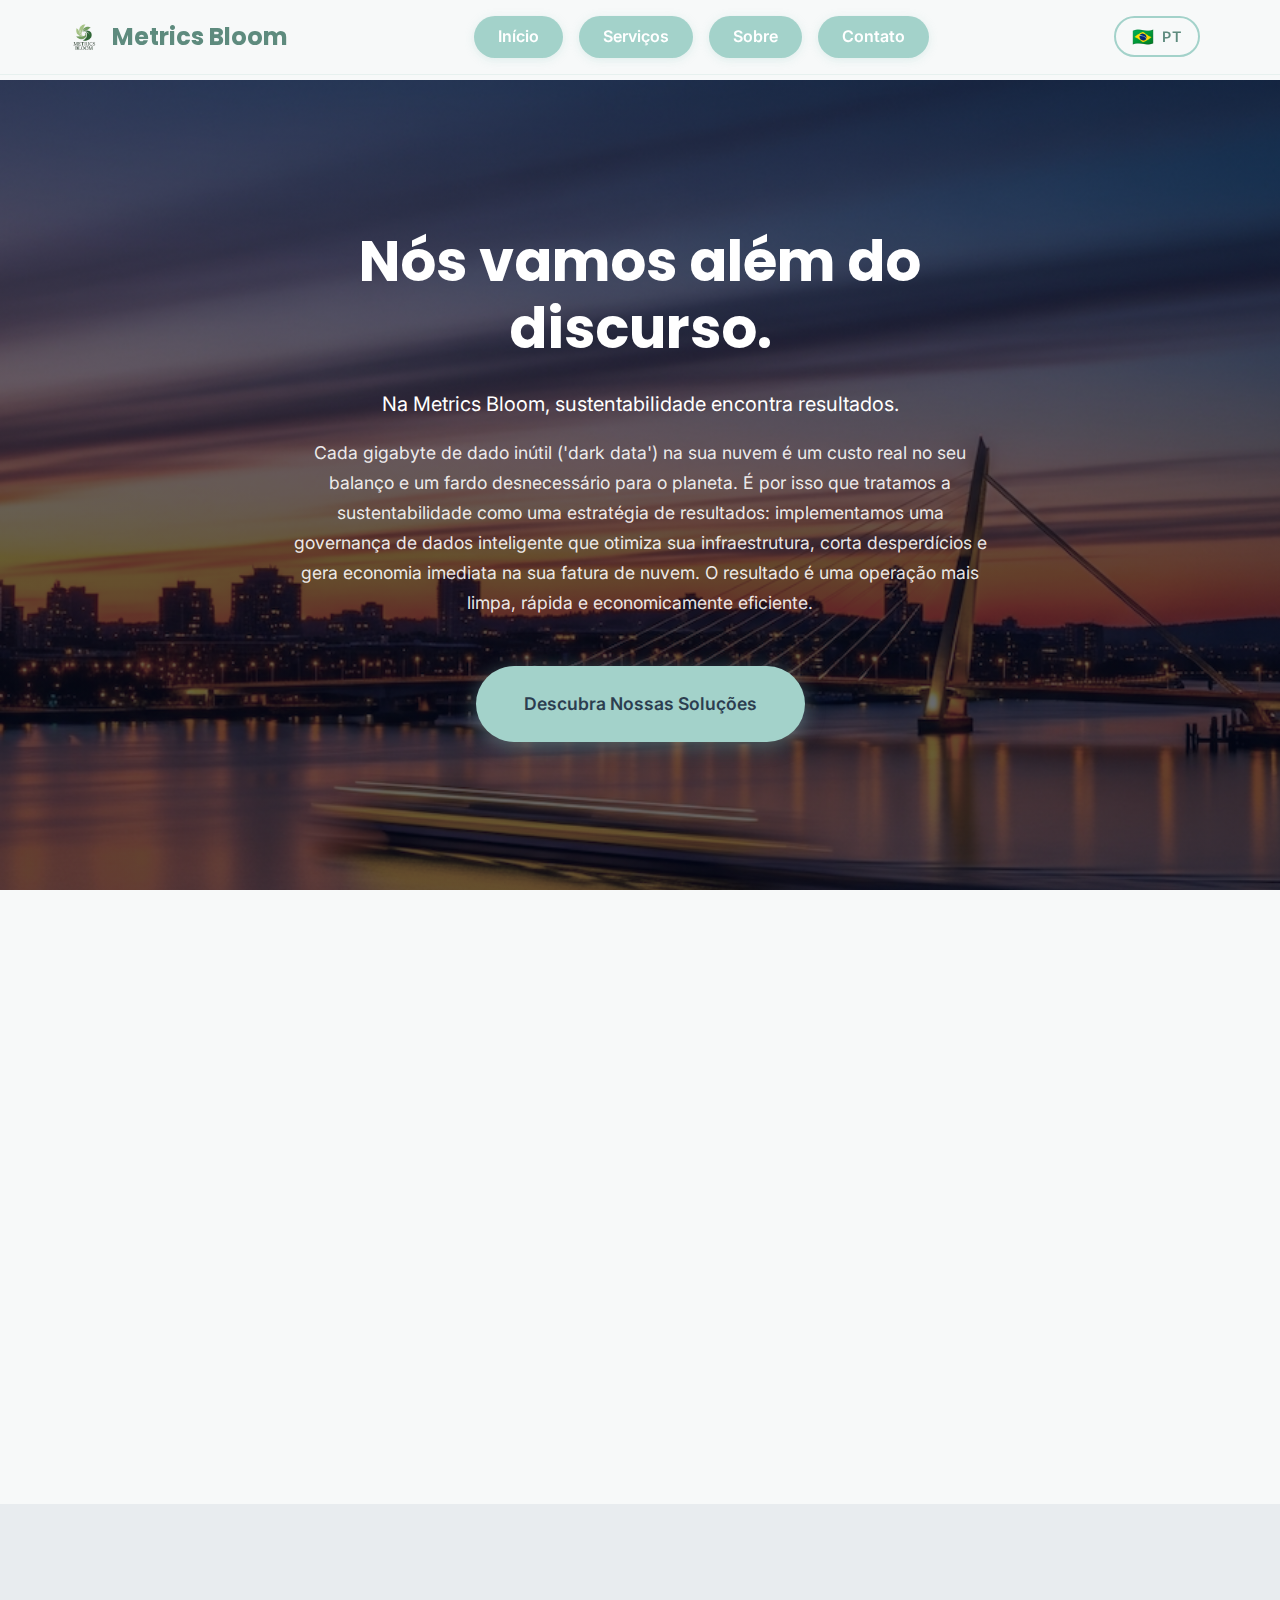
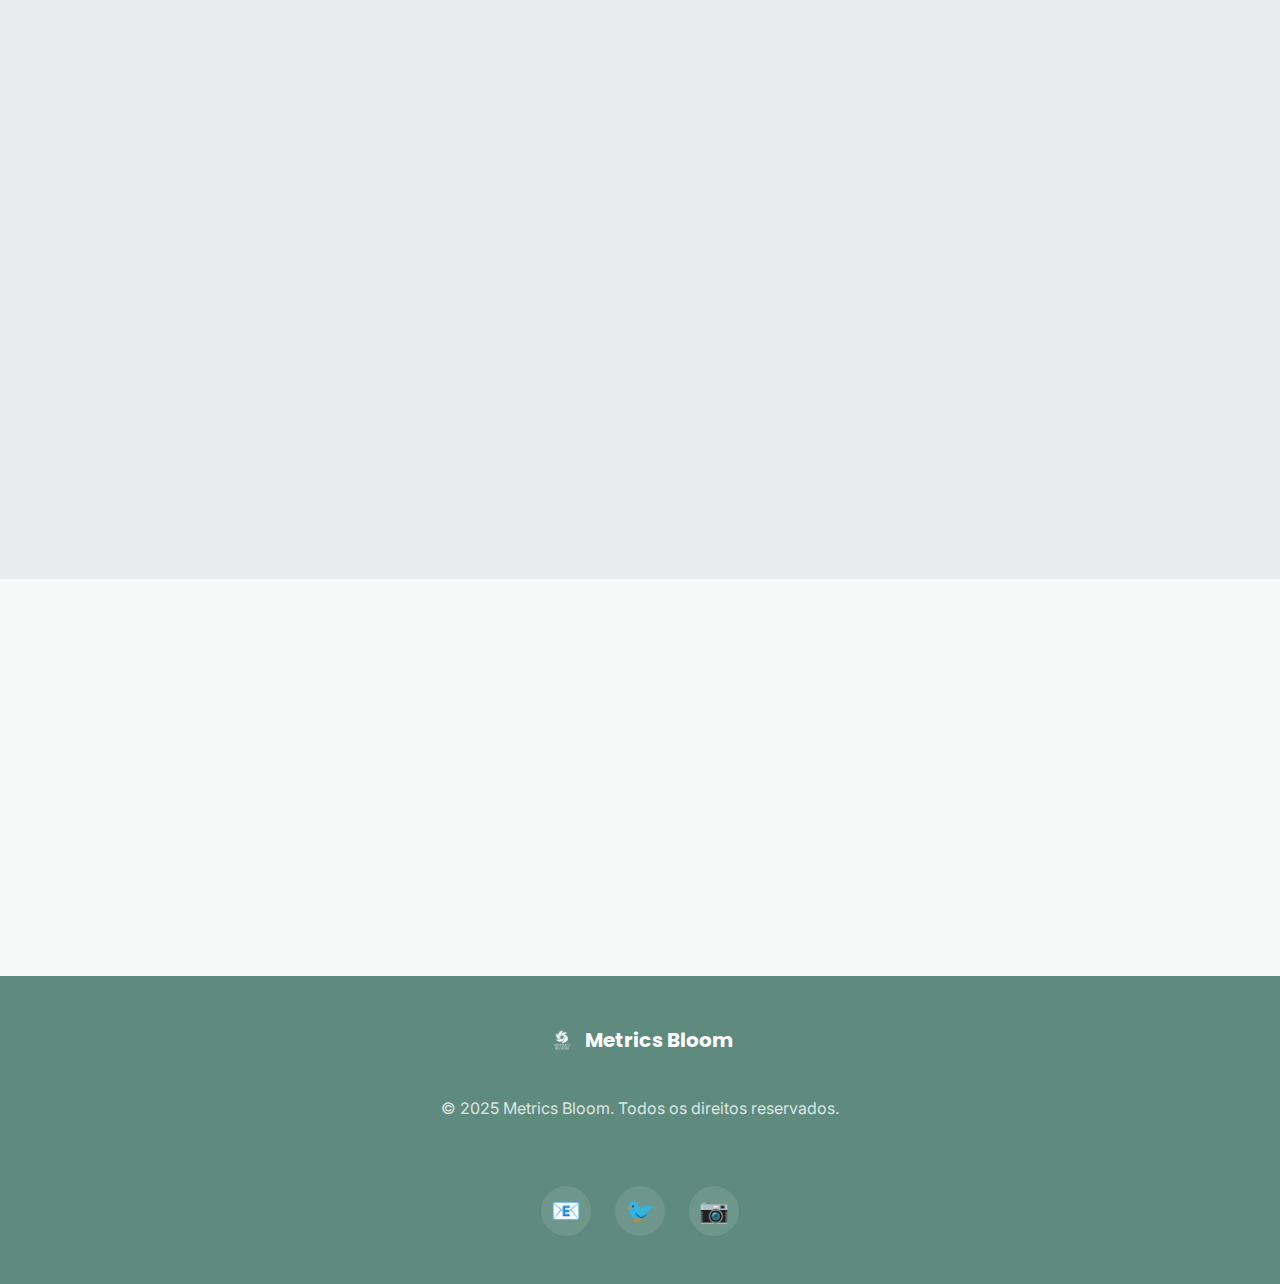
<file: metrics-bloomVF/index.html>
<!DOCTYPE html>
<html lang="pt-BR">

<head>
    <meta charset="UTF-8">
    <meta name="viewport" content="width=device-width, initial-scale=1.0">

    <link rel="icon" type="image/png" sizes="32x32" href="assets/images/favicon-32x32.png">
    <link rel="icon" type="image/png" sizes="16x16" href="assets/images/favicon-16x16.png">
    <link rel="shortcut icon" href="assets/images/favicon-32x32.png">

    <meta name="description" content="Metrics Bloom - Inovação que Cresce. Digitalmente Verde. Soluções sustentáveis para governança de dados e cultura digital.">
    <meta name="keywords" content="sustentabilidade digital, governança de dados, dark data, higiene digital, tecnologia verde">
    <meta name="author" content="Metrics Bloom">

    <meta property="og:title" content="Metrics Bloom - Inovação que Cresce. Digitalmente Verde.">
    <meta property="og:description" content="Construímos o futuro da tecnologia com um núcleo de sustentabilidade. Desenvolvemos soluções que aceleram a eficiência e a inovação.">
    <meta property="og:type" content="website">
    <meta property="og:url" content="https://metricsbloom.com">
    <meta property="og:image" content="assets/images/favicon-32x32.png">

    <meta name="twitter:card" content="summary_large_image">
    <meta name="twitter:title" content="Metrics Bloom - Inovação que Cresce. Digitalmente Verde.">
    <meta name="twitter:description" content="Construímos o futuro da tecnologia com um núcleo de sustentabilidade.">
    <meta name="twitter:image" content="assets/images/favicon-32x32.png">

    <title>Metrics Bloom - Inovação que Cresce. Digitalmente Verde.</title>

    <link rel="stylesheet" href="assets/css/style.css">

    <link rel="preload" href="https://fonts.googleapis.com/css2?family=Poppins:wght@400;600;700&family=Inter:wght@400;500;600&display=swap" as="style">
    <link rel="stylesheet" href="https://fonts.googleapis.com/css2?family=Poppins:wght@400;600;700&family=Inter:wght@400;500;600&display=swap">


    <script type="application/ld+json">
    {
        "@context": "https://schema.org",
        "@type": "Organization",
        "name": "Metrics Bloom",
        "description": "Soluções sustentáveis para governança de dados e cultura digital",
        "url": "https://metricsbloom.com",
        "logo": "https://metricsbloom.com/assets/images/logo.png",
        "founder": {
            "@type": "Person",
            "name": "Pablo Henrique Monteiro Costa"
        }
    }
    </script>
</head>

<body>
    <header class="header" role="banner">
        <div class="header__container">
            <a href="index.html" class="header__logo" aria-label="Metrics Bloom - Página inicial">
                <img src="assets/images/logo.png" alt="Logo da Metrics Bloom" class="header__logo-img">
                <span class="header__logo-text">Metrics Bloom</span>
            </a>

            <nav class="header__nav" role="navigation" aria-label="Navegação principal">
                <ul>
                    <li><a href="index.html" class="header__nav-link" aria-current="page">Início</a></li>
                    <li><a href="servicos.html" class="header__nav-link">Serviços</a></li>
                    <li><a href="sobre.html" class="header__nav-link">Sobre</a></li>
                    <li><a href="contato.html" class="header__nav-link">Contato</a></li>
                </ul>
            </nav>

            <button class="header__mobile-toggle" aria-label="Abrir menu de navegação" aria-expanded="false">
                ☰
            </button>
        </div>
    </header>

    <main class="main" role="main">
        <section class="hero" role="banner">
            <div class="hero__container">
                <h1 class="hero__title">Nós vamos além do discurso.</h1>
                <p class="hero__subtitle">
                    Na Metrics Bloom, sustentabilidade encontra resultados.</p>
                <p class="hero__text">Cada gigabyte de dado inútil ('dark data') na sua nuvem é um custo real no seu balanço e um fardo desnecessário para o planeta. É por isso que tratamos a sustentabilidade como uma estratégia de resultados: implementamos uma governança de dados inteligente que otimiza sua infraestrutura, corta desperdícios e gera economia imediata na sua fatura de nuvem.

                    O resultado é uma operação mais limpa, rápida e economicamente eficiente.</p>


                <a href="servicos.html" class="hero__cta" role="button">Descubra Nossas Soluções</a>
            </div>
        </section>

        <section class="section" id="servicos-resumo">
            <div class="section__container">
                <h2 class="section__title fade-in">Nossa Abordagem Estratégica</h2>

                <div class="cards">
                    <article class="card fade-in">
                        <div class="card__icon" aria-hidden="true">☁️</div>
                        <h3 class="card__title">Governança de Dados Sustentável</h3>
                        <p class="card__text">
                            Implementamos políticas de ciclo de vida de dados para reduzir custos e impacto ambiental,
                            prevenindo o acúmulo de 'dark data' (dados redundantes, obsoletos ou triviais) desde o primeiro dia.
                        </p>
                    </article>

                    <article class="card fade-in">
                        <div class="card__icon" aria-hidden="true">🌱</div>
                        <h3 class="card__title">Cultura de Higiene Digital</h3>
                        <p class="card__text">
                            Integramos a sustentabilidade digital ao DNA da sua equipe desde o primeiro dia com nosso
                            programa 'Clean Cloud', capacitando cada colaborador a se tornar um agente de mudança.
                        </p>
                    </article>
                </div>
            </div>
        </section>

        <section class="section section--beneficios">
            <div class="section__container">
                <h2 class="section__title fade-in">Por que Escolher a Metrics Bloom?</h2>

                <div class="cards">
                    <article class="card fade-in">
                        <div class="card__icon" aria-hidden="true">📊</div>
                        <h3 class="card__title">Redução de Custos</h3>
                        <p class="card__text">
                            Reduza significativamente os custos de armazenamento e processamento através da
                            eliminação inteligente de dados desnecessários.
                        </p>
                    </article>

                    <article class="card fade-in">
                        <div class="card__icon" aria-hidden="true">🎯</div>
                        <h3 class="card__title">Eficiência Operacional</h3>
                        <p class="card__text">
                            Acelere a tomada de decisões com dados organizados e acessíveis,
                            eliminando o tempo perdido na busca por informações relevantes.
                        </p>
                    </article>

                    <article class="card fade-in">
                        <div class="card__icon" aria-hidden="true">🌍</div>
                        <h3 class="card__title">Impacto Ambiental Positivo</h3>
                        <p class="card__text">
                            Contribua para um futuro mais sustentável reduzindo o consumo de energia
                            de data centers através de práticas responsáveis de gestão de dados.
                        </p>
                    </article>
                </div>
            </div>
        </section>

        <section class="section">
            <div class="section__container cta-container">
                <h2 class="section__title fade-in">Pronto para Transformar sua Gestão de Dados?</h2>
                <p class="fade-in cta-text">
                    Junte-se às empresas que já estão construindo um futuro mais sustentável e eficiente.
                </p>
                <div class="cta-buttons">
                    <a href="contato.html" class="hero__cta fade-in">Entre em Contato</a>
                    <a href="servicos.html" class="hero__cta fade-in" style="background-color: transparent; color: var(--verde-escuro); border: 2px solid var(--verde-primario);">
                        Saiba Mais
                    </a>
                </div>
            </div>
        </section>
    </main>

    <footer class="footer" role="contentinfo">
        <div class="footer__container">
            <div class="footer__logo">
                <img src="assets/images/logo.png" alt="Logo da Metrics Bloom" class="footer__logo-img">
                <span class="footer__logo-text">Metrics Bloom</span>
            </div>

            <p class="footer__copyright">
                © 2025 Metrics Bloom. Todos os direitos reservados.
            </p>

            <div class="footer__social" role="list">
                <a href="mailto:contato@metricsbloom.com" class="footer__social-link" aria-label="Enviar e-mail para contato@metricsbloom.com" role="listitem">📧</a>
                <a href="https://twitter.com/metricsbloom" class="footer__social-link" aria-label="Seguir a Metrics Bloom no Twitter/X" target="_blank" rel="noopener noreferrer" role="listitem">🐦</a>
                <a href="https://instagram.com/metricsbloom" class="footer__social-link" aria-label="Seguir a Metrics Bloom no Instagram" target="_blank" rel="noopener noreferrer" role="listitem">📷</a>
            </div>
        </div>
    </footer>

    <script src="assets/js/main.js"></script>
    <script src="assets/js/language-switcher.js"></script>

    <script>
        // Google Analytics ou outro sistema de analytics seria adicionado aqui
        console.log('Metrics Bloom - Site carregado com sucesso');
    </script>
</body>

</html>
</file>
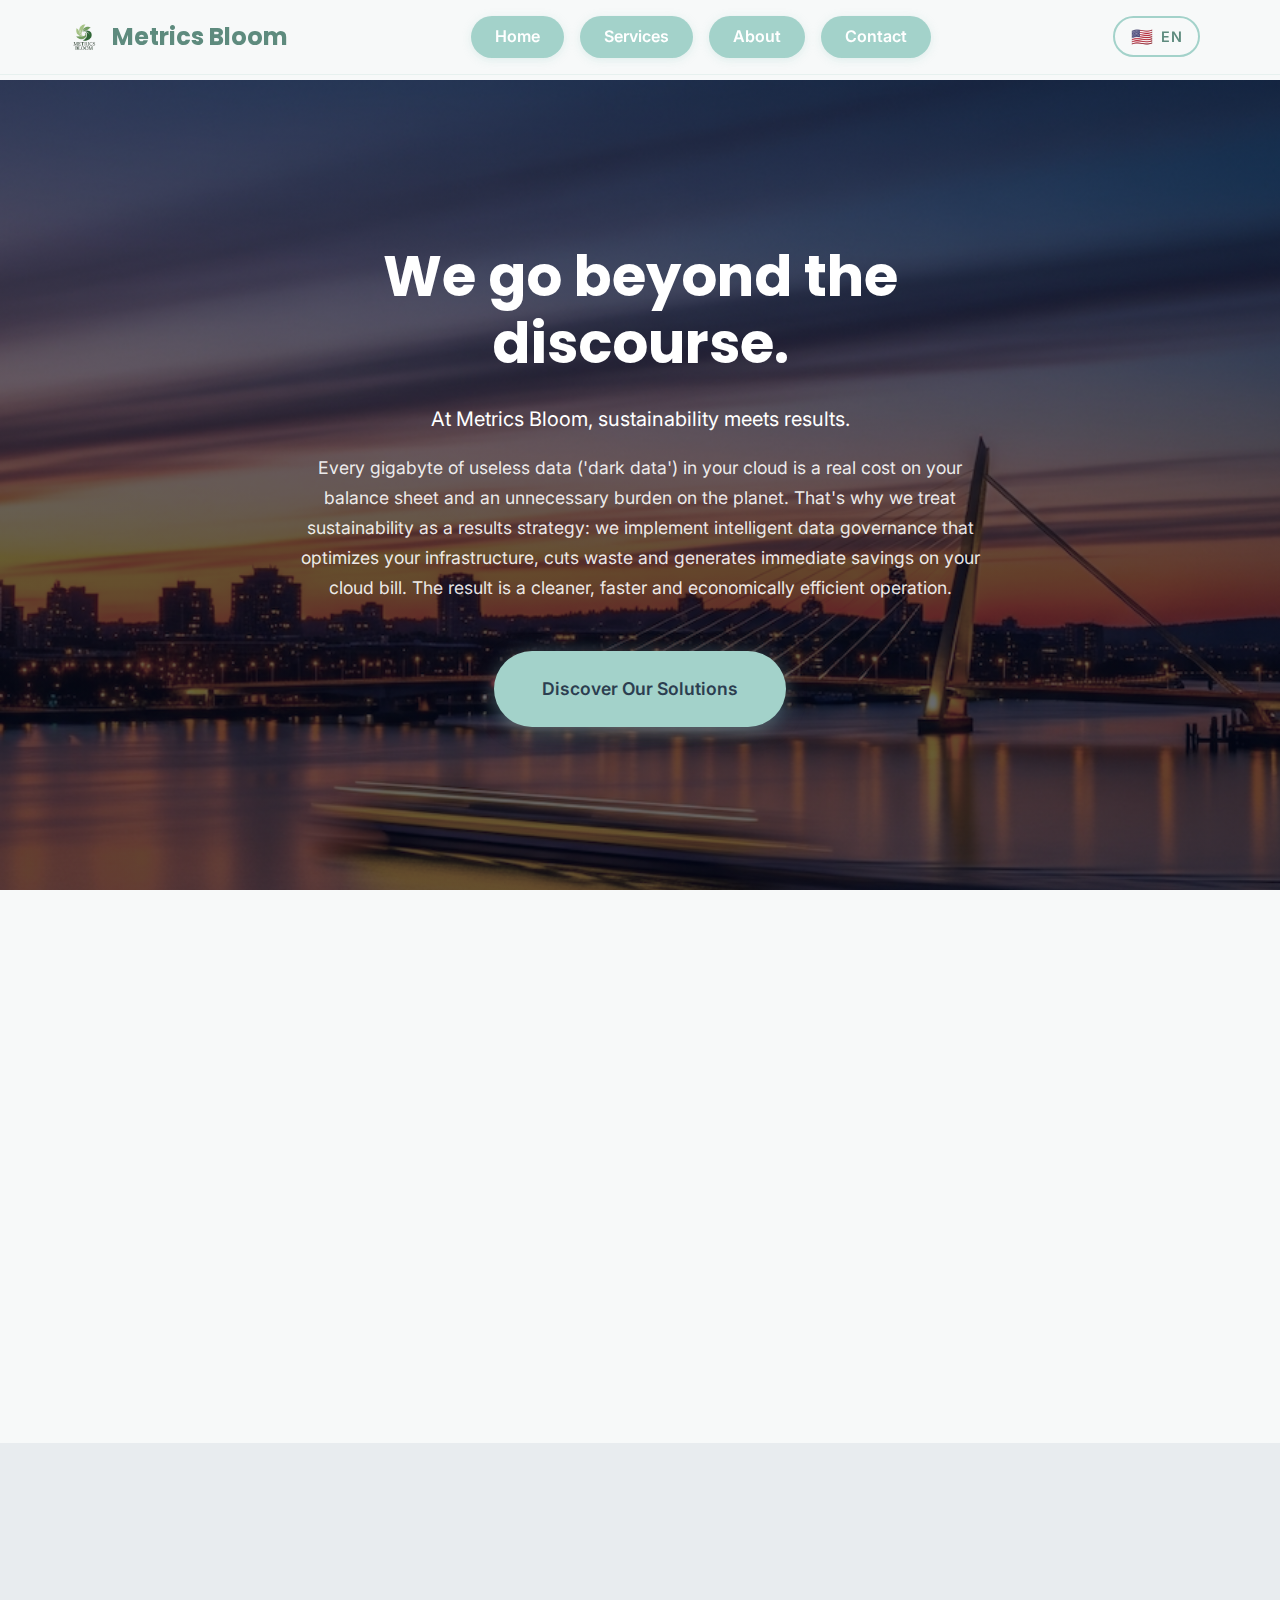
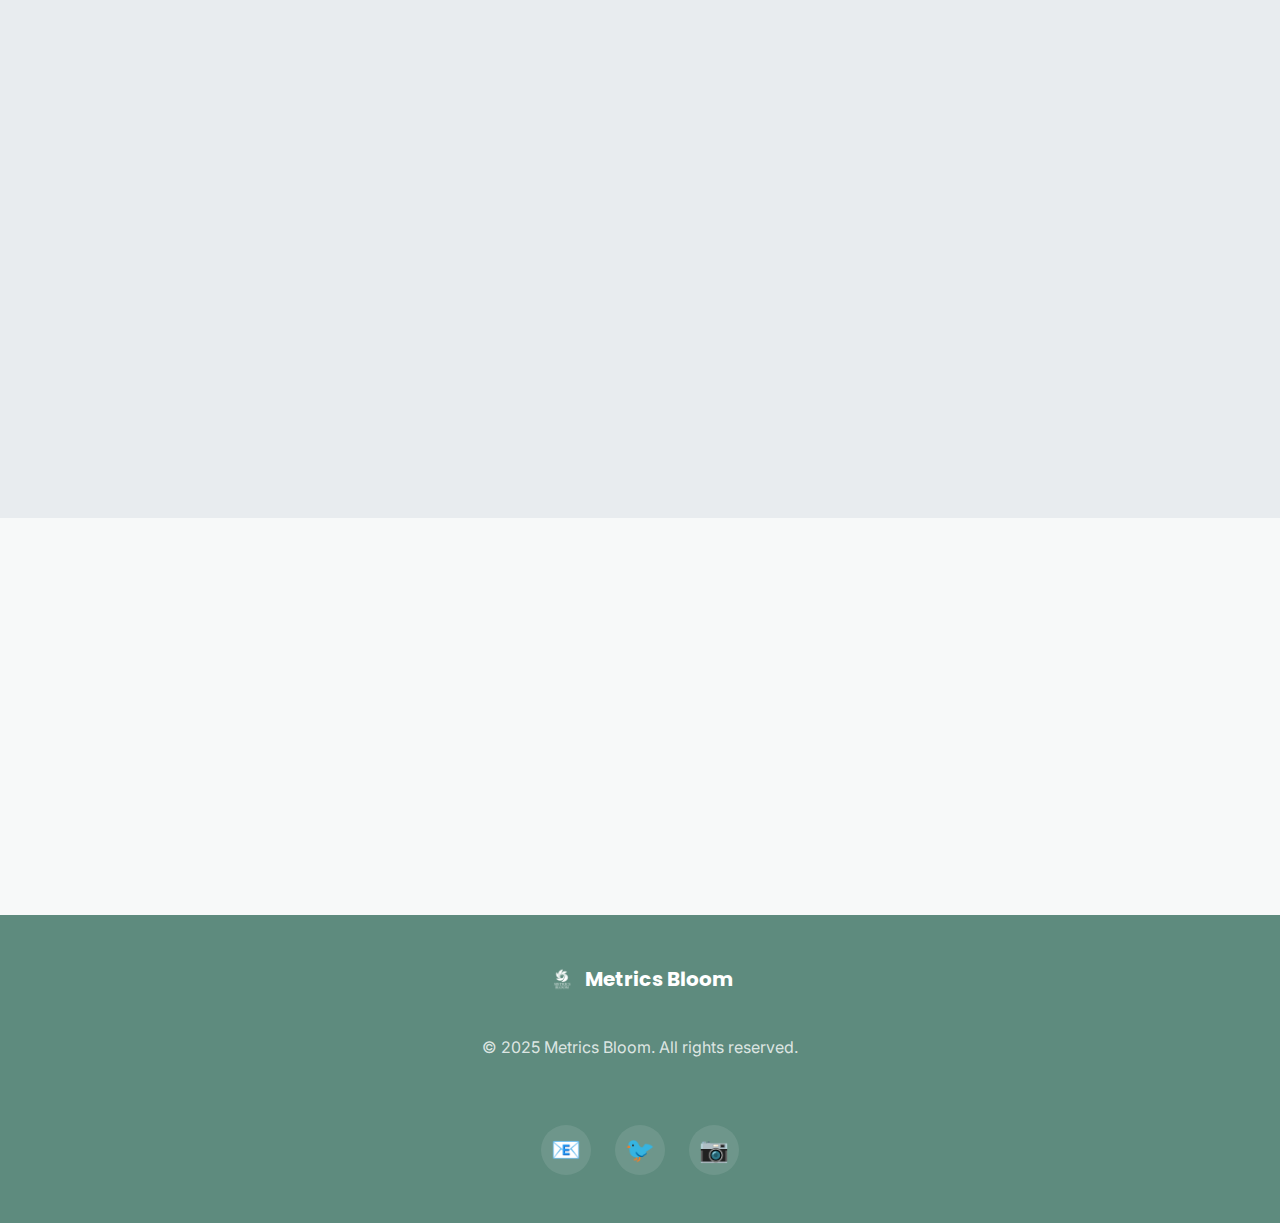
<file: metrics-bloomVF/en/index.html>
<!DOCTYPE html>
<html lang="en">

<head>
    <meta charset="UTF-8">
    <meta name="viewport" content="width=device-width, initial-scale=1.0">
    
    <!-- Favicons -->
    <link rel="icon" type="image/png" sizes="32x32" href="assets/images/favicon-32x32.png">
    <link rel="icon" type="image/png" sizes="16x16" href="assets/images/favicon-16x16.png">
    <link rel="shortcut icon" href="assets/images/favicon-32x32.png">
    
    <meta name="description" content="Metrics Bloom - Innovation that Grows. Digitally Green. Sustainable solutions for data governance and digital culture.">
    <meta name="keywords" content="digital sustainability, data governance, dark data, digital hygiene, green technology">
    <meta name="author" content="Metrics Bloom">

    <meta property="og:title" content="Metrics Bloom - Innovation that Grows. Digitally Green.">
    <meta property="og:description" content="We build the future of technology with a sustainability core. We develop solutions that accelerate efficiency and innovation.">
    <meta property="og:type" content="website">
    <meta property="og:url" content="https://metricsbloom.com">
    <meta property="og:image" content="assets/images/favicon-32x32.png">

    <meta name="twitter:card" content="summary_large_image">
    <meta name="twitter:title" content="Metrics Bloom - Innovation that Grows. Digitally Green.">
    <meta name="twitter:description" content="We build the future of technology with a sustainability core.">
    <meta name="twitter:image" content="assets/images/favicon-32x32.png">

    <title>Metrics Bloom - Innovation that Grows. Digitally Green.</title>

    <link rel="stylesheet" href="assets/css/style.css">

    <link rel="preload" href="https://fonts.googleapis.com/css2?family=Poppins:wght@400;600;700&family=Inter:wght@400;500;600&display=swap" as="style">
    <link rel="stylesheet" href="https://fonts.googleapis.com/css2?family=Poppins:wght@400;600;700&family=Inter:wght@400;500;600&display=swap">


    <script type="application/ld+json">
    {
        "@context": "https://schema.org",
        "@type": "Organization",
        "name": "Metrics Bloom",
        "description": "Sustainable solutions for data governance and digital culture",
        "url": "https://metricsbloom.com",
        "logo": "https://metricsbloom.com/assets/images/logo.png",
        "founder": {
            "@type": "Person",
            "name": "Pablo Henrique Monteiro Costa"
        }
    }
    </script>
</head>

<body>
    <header class="header" role="banner">
        <div class="header__container">
            <a href="index.html" class="header__logo" aria-label="Metrics Bloom - Home page">
                <img src="assets/images/logo.png" alt="Metrics Bloom Logo" class="header__logo-img">
                <span class="header__logo-text">Metrics Bloom</span>
            </a>

            <nav class="header__nav" role="navigation" aria-label="Main navigation">
                <ul>
                    <li><a href="index.html" class="header__nav-link" aria-current="page">Home</a></li>
                    <li><a href="servicos.html" class="header__nav-link">Services</a></li>
                    <li><a href="sobre.html" class="header__nav-link">About</a></li>
                    <li><a href="contato.html" class="header__nav-link">Contact</a></li>
                </ul>
            </nav>

            <button class="header__mobile-toggle" aria-label="Open navigation menu" aria-expanded="false">
                ☰
            </button>
        </div>
    </header>

    <main class="main" role="main">
        <section class="hero" role="banner">
            <div class="hero__container">
                <h1 class="hero__title">We go beyond the discourse.</h1>
                <p class="hero__subtitle">
                    At Metrics Bloom, sustainability meets results.</p>
                <p class="hero__text">Every gigabyte of useless data ('dark data') in your cloud is a real cost on your balance sheet and an unnecessary burden on the planet. That's why we treat sustainability as a results strategy: we implement intelligent data governance that optimizes your infrastructure, cuts waste and generates immediate savings on your cloud bill.

                    The result is a cleaner, faster and economically efficient operation.</p>


                <a href="servicos.html" class="hero__cta" role="button">Discover Our Solutions</a>
            </div>
        </section>

        <section class="section" id="servicos-resumo">
            <div class="section__container">
                <h2 class="section__title fade-in">Our Strategic Approach</h2>

                <div class="cards">
                    <article class="card fade-in">
                        <div class="card__icon" aria-hidden="true">☁️</div>
                        <h3 class="card__title">Sustainable Data Governance</h3>
                        <p class="card__text">
                            We implement data lifecycle policies to reduce costs and environmental impact,
                            preventing the accumulation of 'dark data' (redundant, obsolete or trivial data) from day one.
                        </p>
                    </article>

                    <article class="card fade-in">
                        <div class="card__icon" aria-hidden="true">🌱</div>
                        <h3 class="card__title">Digital Hygiene Culture</h3>
                        <p class="card__text">
                            We integrate digital sustainability into your team's DNA from day one with our
                            'Clean Cloud' program, empowering each employee to become an agent of change.
                        </p>
                    </article>
                </div>
            </div>
        </section>

        <section class="section section--beneficios">
            <div class="section__container">
                <h2 class="section__title fade-in">Why Choose Metrics Bloom?</h2>

                <div class="cards">
                    <article class="card fade-in">
                        <div class="card__icon" aria-hidden="true">📊</div>
                        <h3 class="card__title">Cost Reduction</h3>
                        <p class="card__text">
                            Significantly reduce storage and processing costs through
                            intelligent elimination of unnecessary data.
                        </p>
                    </article>

                    <article class="card fade-in">
                        <div class="card__icon" aria-hidden="true">🎯</div>
                        <h3 class="card__title">Operational Efficiency</h3>
                        <p class="card__text">
                            Accelerate decision-making with organized and accessible data,
                            eliminating time wasted searching for relevant information.
                        </p>
                    </article>

                    <article class="card fade-in">
                        <div class="card__icon" aria-hidden="true">🌍</div>
                        <h3 class="card__title">Positive Environmental Impact</h3>
                        <p class="card__text">
                            Contribute to a more sustainable future by reducing energy consumption
                            of data centers through responsible data management practices.
                        </p>
                    </article>
                </div>
            </div>
        </section>

        <section class="section">
            <div class="section__container cta-container">
                <h2 class="section__title fade-in">Ready to Transform Your Data Management?</h2>
                <p class="fade-in cta-text">
                    Join companies that are already building a more sustainable and efficient future.
                </p>
                <div class="cta-buttons">
                    <a href="contato.html" class="hero__cta fade-in">Contact Us</a>
                    <a href="servicos.html" class="hero__cta fade-in" style="background-color: transparent; color: var(--verde-escuro); border: 2px solid var(--verde-primario);">
                        Learn More
                    </a>
                </div>
            </div>
        </section>
    </main>

    <footer class="footer" role="contentinfo">
        <div class="footer__container">
            <div class="footer__logo">
                <img src="assets/images/logo.png" alt="Metrics Bloom Logo" class="footer__logo-img">
                <span class="footer__logo-text">Metrics Bloom</span>
            </div>

            <p class="footer__copyright">
                © 2025 Metrics Bloom. All rights reserved.
            </p>

            <div class="footer__social" role="list">
                <a href="mailto:contato@metricsbloom.com" class="footer__social-link" aria-label="Send email to contato@metricsbloom.com" role="listitem">📧</a>
                <a href="https://twitter.com/metricsbloom" class="footer__social-link" aria-label="Follow Metrics Bloom on Twitter/X" target="_blank" rel="noopener noreferrer" role="listitem">🐦</a>
                <a href="https://instagram.com/metricsbloom" class="footer__social-link" aria-label="Follow Metrics Bloom on Instagram" target="_blank" rel="noopener noreferrer" role="listitem">📷</a>
            </div>
        </div>
    </footer>

    <script src="assets/js/main.js"></script>
    <script src="assets/js/language-switcher.js"></script>

    <script>
        // Google Analytics or other analytics system would be added here
        console.log('Metrics Bloom - Website loaded successfully');
    </script>
</body>

</html>
</file>
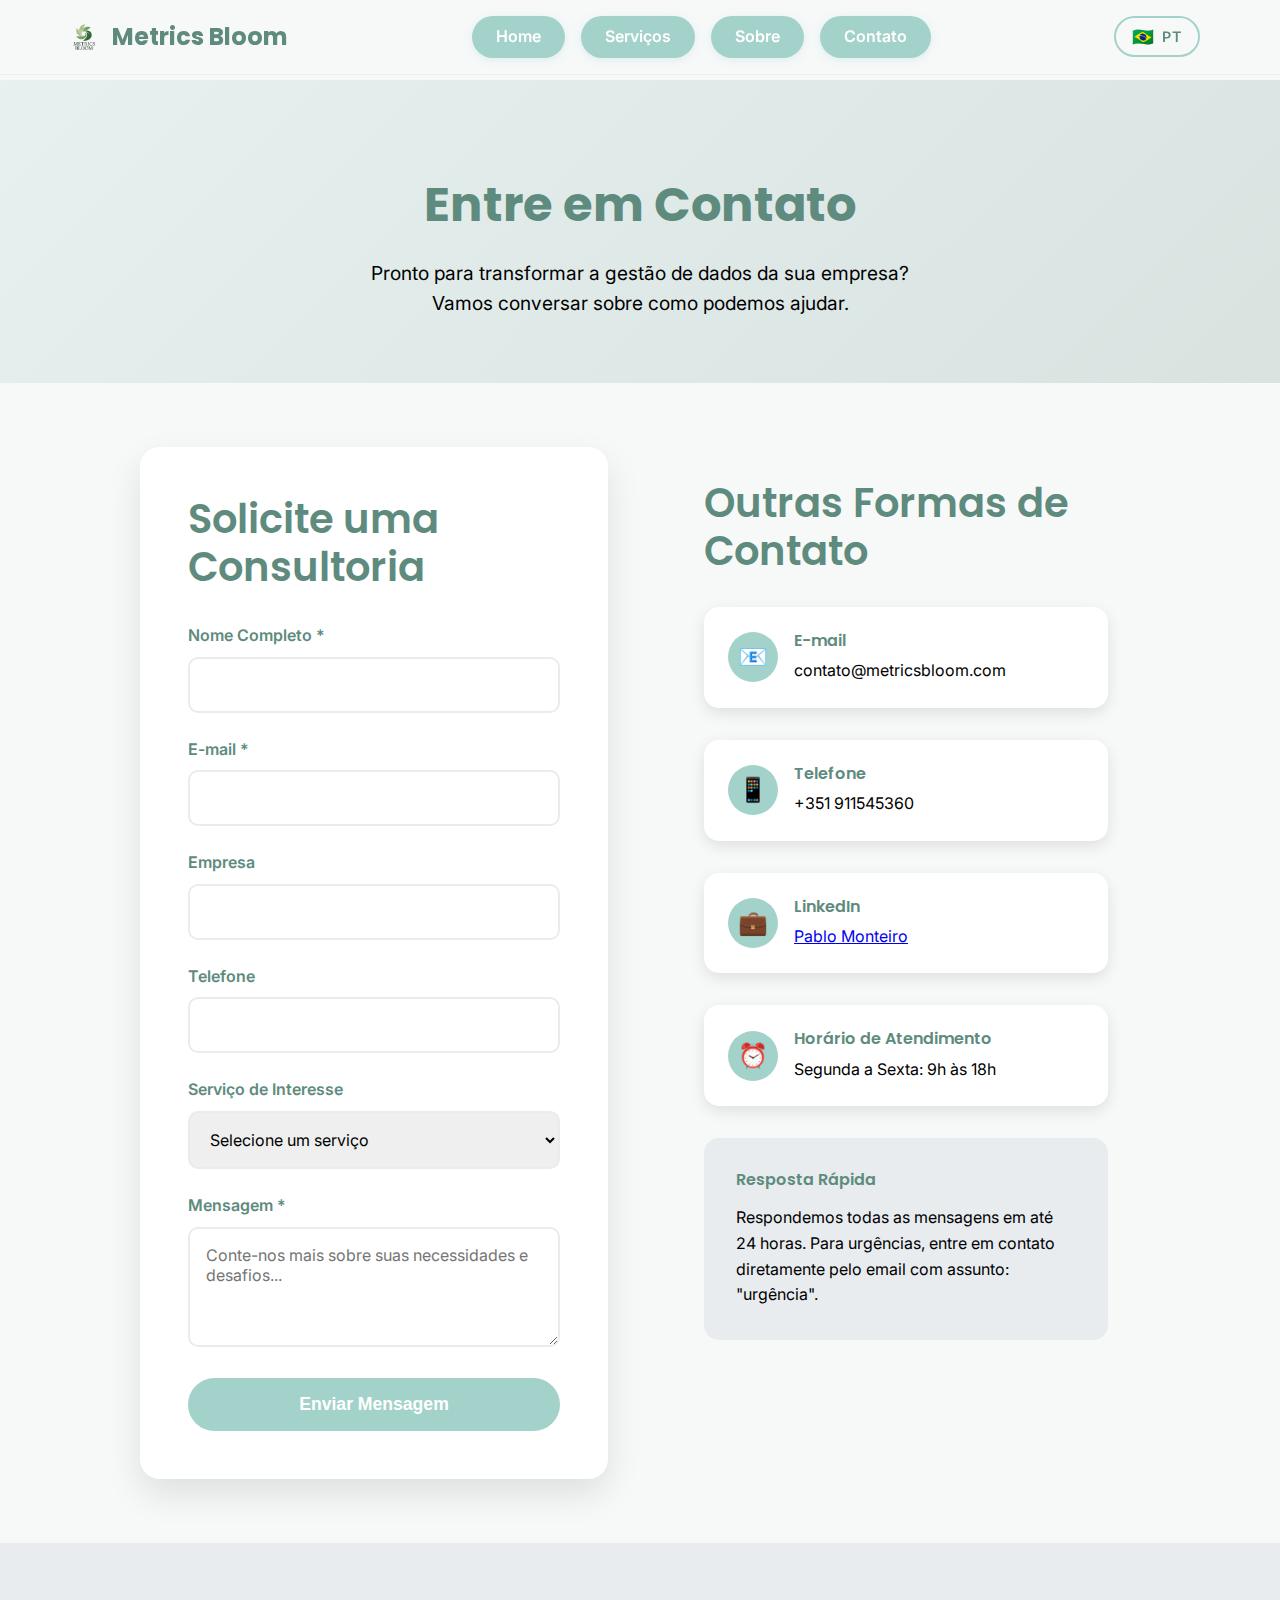
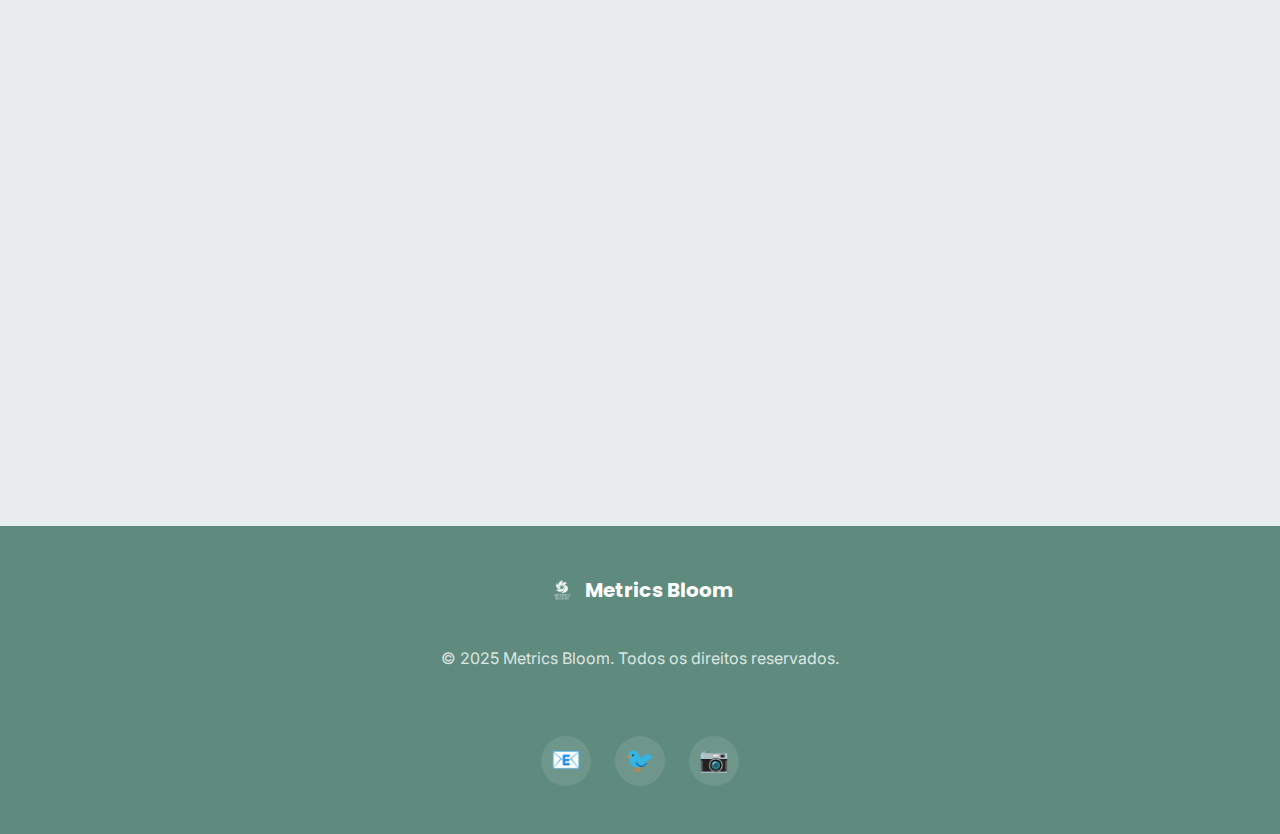
<file: metrics-bloomVF/contato.html>
<!DOCTYPE html>
<html lang="pt-BR">

<head>
    <meta charset="UTF-8">
    <meta name="viewport" content="width=device-width, initial-scale=1.0">
    <meta name="description" content="Entre em contato com a Metrics Bloom. Solicite uma consultoria em sustentabilidade digital e governança de dados.">
    <meta name="keywords" content="contato, consultoria, sustentabilidade digital, metrics bloom">

    <title>Contato - Metrics Bloom</title>
    <link rel="icon" type="image/png" href="assets/images/logo.png">
    <link rel="stylesheet" href="assets/css/style.css">

    <style>
        .contact-hero {
            background: linear-gradient(135deg, rgba(163, 210, 202, 0.2) 0%, rgba(94, 139, 126, 0.2) 100%);
            padding: 6rem 1.5rem 4rem;
            text-align: center;
        }

        .contact-section {
            padding: 4rem 0;
        }

        .contact-container {
            display: grid;
            grid-template-columns: 1fr 1fr;
            gap: 4rem;
            max-width: 1000px;
            margin: 0 auto;
        }

        .contact-form {
            background: white;
            padding: 3rem;
            border-radius: 20px;
            box-shadow: 0 15px 35px rgba(0, 0, 0, 0.1);
        }

        .contact-info {
            padding: 2rem;
        }

        .form-group {
            margin-bottom: 1.5rem;
        }

        .form-group label {
            display: block;
            margin-bottom: 0.5rem;
            font-weight: 600;
            color: var(--verde-escuro);
        }

        .form-group input,
        .form-group textarea,
        .form-group select {
            width: 100%;
            padding: 1rem;
            border: 2px solid var(--fundo-secundario);
            border-radius: 10px;
            font-size: 1rem;
            transition: border-color 0.3s ease;
            font-family: var(--font-corpo);
        }

        .form-group input:focus,
        .form-group textarea:focus,
        .form-group select:focus {
            outline: none;
            border-color: var(--verde-primario);
        }

        .form-group input.error,
        .form-group textarea.error,
        .form-group select.error {
            border-color: #e74c3c;
        }

        .field-error {
            color: #e74c3c;
            font-size: 0.875rem;
            margin-top: 0.25rem;
        }

        .form-group textarea {
            resize: vertical;
            min-height: 120px;
        }

        .submit-btn {
            background: var(--verde-primario);
            color: white;
            padding: 1rem 2rem;
            border: none;
            border-radius: 50px;
            font-size: 1.1rem;
            font-weight: 600;
            cursor: pointer;
            transition: all 0.3s ease;
            width: 100%;
        }

        .submit-btn:hover {
            background: var(--verde-escuro);
            transform: translateY(-2px);
        }

        .submit-btn:disabled {
            background: #ccc;
            cursor: not-allowed;
            transform: none;
        }

        .contact-item {
            display: flex;
            align-items: center;
            margin-bottom: 2rem;
            padding: 1.5rem;
            background: white;
            border-radius: 15px;
            box-shadow: 0 5px 15px rgba(0, 0, 0, 0.1);
        }

        .contact-icon {
            width: 50px;
            height: 50px;
            background: var(--verde-primario);
            border-radius: 50%;
            display: flex;
            align-items: center;
            justify-content: center;
            margin-right: 1rem;
            font-size: 1.5rem;
            color: white;
        }

        .contact-details h4 {
            margin-bottom: 0.5rem;
            color: var(--verde-escuro);
        }

        .contact-details p {
            color: var(--texto-secundario);
            margin: 0;
        }

        .success-message {
            background: #d4edda;
            color: #155724;
            padding: 1rem;
            border-radius: 10px;
            margin-bottom: 1rem;
            display: none;
        }

        @media (max-width: 768px) {
            .contact-container {
                grid-template-columns: 1fr;
                gap: 2rem;
            }

            .contact-form {
                padding: 2rem;
            }
        }
    </style>
</head>

<body>
    <!-- Header -->
    <header class="header" role="banner">
        <div class="header__container">
            <a href="index.html" class="header__logo" aria-label="Metrics Bloom - Página inicial">
                <img src="assets/images/logo.png" alt="Logo Metrics Bloom" class="header__logo-img">
                <span class="header__logo-text">Metrics Bloom</span>
            </a>

            <nav class="header__nav" role="navigation" aria-label="Navegação principal">
                <ul>
                    <li><a href="index.html" class="header__nav-link">Home</a></li>
                    <li><a href="servicos.html" class="header__nav-link">Serviços</a></li>
                    <li><a href="sobre.html" class="header__nav-link">Sobre</a></li>
                    <li><a href="contato.html" class="header__nav-link" aria-current="page">Contato</a></li>
                </ul>
            </nav>

            <button class="header__mobile-toggle" aria-label="Abrir menu de navegação" aria-expanded="false">
                ☰
            </button>
        </div>
    </header>

    <!-- Main Content -->
    <main class="main" role="main">
        <!-- Hero Section -->
        <section class="contact-hero">
            <div class="section__container">
                <h1 class="fade-in">Entre em Contato</h1>
                <p class="fade-in" style="font-size: 1.2rem; color: var(--texto-secundario); max-width: 600px; margin: 1.5rem auto 0;">
                    Pronto para transformar a gestão de dados da sua empresa? Vamos conversar sobre como podemos ajudar.
                </p>
            </div>
        </section>

        <!-- Contact Section -->
        <section class="contact-section">
            <div class="section__container">
                <div class="contact-container">
                    <!-- Formulário -->
                    <div class="contact-form fade-in">
                        <h2 style="margin-bottom: 2rem; color: var(--verde-escuro);">Solicite uma Consultoria</h2>

                        <div class="success-message" id="success-message">
                            Mensagem enviada com sucesso! Entraremos em contato em breve.
                        </div>

                        <form id="contact-form" novalidate>
                            <div class="form-group">
                                <label for="nome">Nome Completo *</label>
                                <input type="text" id="nome" name="nome" required>
                            </div>

                            <div class="form-group">
                                <label for="email">E-mail *</label>
                                <input type="email" id="email" name="email" required>
                            </div>

                            <div class="form-group">
                                <label for="empresa">Empresa</label>
                                <input type="text" id="empresa" name="empresa">
                            </div>

                            <div class="form-group">
                                <label for="telefone">Telefone</label>
                                <input type="tel" id="telefone" name="telefone">
                            </div>

                            <div class="form-group">
                                <label for="servico">Serviço de Interesse</label>
                                <select id="servico" name="servico">
                                    <option value="">Selecione um serviço</option>
                                    <option value="governanca-dados">Governança de Dados Sustentável</option>
                                    <option value="cultura-digital">Cultura de Higiene Digital</option>
                                    <option value="consultoria-geral">Consultoria Geral</option>
                                    <option value="outro">Outro</option>
                                </select>
                            </div>

                            <div class="form-group">
                                <label for="mensagem">Mensagem *</label>
                                <textarea id="mensagem" name="mensagem" placeholder="Conte-nos mais sobre suas necessidades e desafios..." required></textarea>
                            </div>

                            <button type="submit" class="submit-btn">Enviar Mensagem</button>
                        </form>
                    </div>

                    <!-- Informações de Contato -->
                    <div class="contact-info fade-in">
                        <h2 style="margin-bottom: 2rem; color: var(--verde-escuro);">Outras Formas de Contato</h2>

                        <div class="contact-item">
                            <div class="contact-icon">📧</div>
                            <div class="contact-details">
                                <h4>E-mail</h4>
                                <p>contato@metricsbloom.com</p>
                            </div>
                        </div>

                        <div class="contact-item">
                            <div class="contact-icon">📱</div>
                            <div class="contact-details">
                                <h4>Telefone</h4>
                                <p>+351 911545360</p>
                            </div>
                        </div>

                        <div class="contact-item">
                            <div class="contact-icon">💼</div>
                            <div class="contact-details">
                                <h4>LinkedIn</h4>
                                <p>
                                    <a href="https://www.linkedin.com/in/pablo-monteiro-86a45b235" target="_blank" rel="noopener noreferrer">
                                        Pablo Monteiro
                                    </a>
                                </p>
                            </div>
                        </div>

                        <div class="contact-item">
                            <div class="contact-icon">⏰</div>
                            <div class="contact-details">
                                <h4>Horário de Atendimento</h4>
                                <p>Segunda a Sexta: 9h às 18h</p>
                            </div>
                        </div>

                        <div style="margin-top: 2rem; padding: 2rem; background: var(--fundo-secundario); border-radius: 15px;">
                            <h4 style="color: var(--verde-escuro); margin-bottom: 1rem;">Resposta Rápida</h4>
                            <p style="color: var(--texto-secundario); margin: 0;">
                                Respondemos todas as mensagens em até 24 horas. Para urgências,
                                entre em contato diretamente pelo email com assunto: "urgência".
                            </p>
                        </div>
                    </div>
                </div>
            </div>
        </section>

        <!-- FAQ Section -->
        <section class="section" style="background-color: var(--fundo-secundario);">
            <div class="section__container">
                <h2 class="section__title fade-in">Perguntas Frequentes</h2>

                <div class="cards">
                    <article class="card fade-in">
                        <h3>Quanto tempo leva para ver resultados?</h3>
                        <p>
                            Os primeiros resultados em redução de custos de armazenamento podem ser vistos
                            em 30-60 dias. A transformação cultural completa ocorre em 6-12 meses.
                        </p>
                    </article>

                    <article class="card fade-in">
                        <h3>Vocês trabalham com empresas de que tamanho?</h3>
                        <p>
                            Atendemos desde startups até grandes corporações. Nossas soluções são
                            escaláveis e adaptáveis ao tamanho e necessidades de cada organização.
                        </p>
                    </article>

                    <article class="card fade-in">
                        <h3>Como é feita a implementação?</h3>
                        <p>
                            Começamos com uma auditoria completa dos seus dados, seguida pela implementação
                            gradual das políticas e treinamento das equipes. Todo o processo é acompanhado de perto.
                        </p>
                    </article>
                </div>
            </div>
        </section>
    </main>

    <!-- Footer -->
    <footer class="footer" role="contentinfo">
        <div class="footer__container">
            <div class="footer__logo">
                <img src="assets/images/logo.png" alt="Logo Metrics Bloom" class="footer__logo-img">
                <span class="footer__logo-text">Metrics Bloom</span>
            </div>

            <p class="footer__copyright">
                © 2025 Metrics Bloom. Todos os direitos reservados.
            </p>

            <div class="footer__social" role="list">
                <a href="#" class="footer__social-link" aria-label="LinkedIn" role="listitem">📧</a>
                <a href="#" class="footer__social-link" aria-label="Twitter" role="listitem">🐦</a>
                <a href="#" class="footer__social-link" aria-label="Instagram" role="listitem">📷</a>
            </div>
        </div>
    </footer>

    <!-- JavaScript -->
    <script src="assets/js/main.js"></script>
    <script src="assets/js/language-switcher.js"></script>
    <script>
        // Funcionalidade específica do formulário de contato
        document.getElementById('contact-form').addEventListener('submit', function (e) {
            e.preventDefault();

            if (MetricsBloom.validateForm(this)) {
                // Simular envio do formulário
                const submitBtn = this.querySelector('.submit-btn');
                const originalText = submitBtn.textContent;

                submitBtn.disabled = true;
                submitBtn.textContent = 'Enviando...';

                setTimeout(() => {
                    document.getElementById('success-message').style.display = 'block';
                    this.reset();
                    submitBtn.disabled = false;
                    submitBtn.textContent = originalText;

                    // Scroll para a mensagem de sucesso
                    document.getElementById('success-message').scrollIntoView({
                        behavior: 'smooth',
                        block: 'center'
                    });
                }, 2000);
            }
        });
    </script>
</body>

</html>
</file>
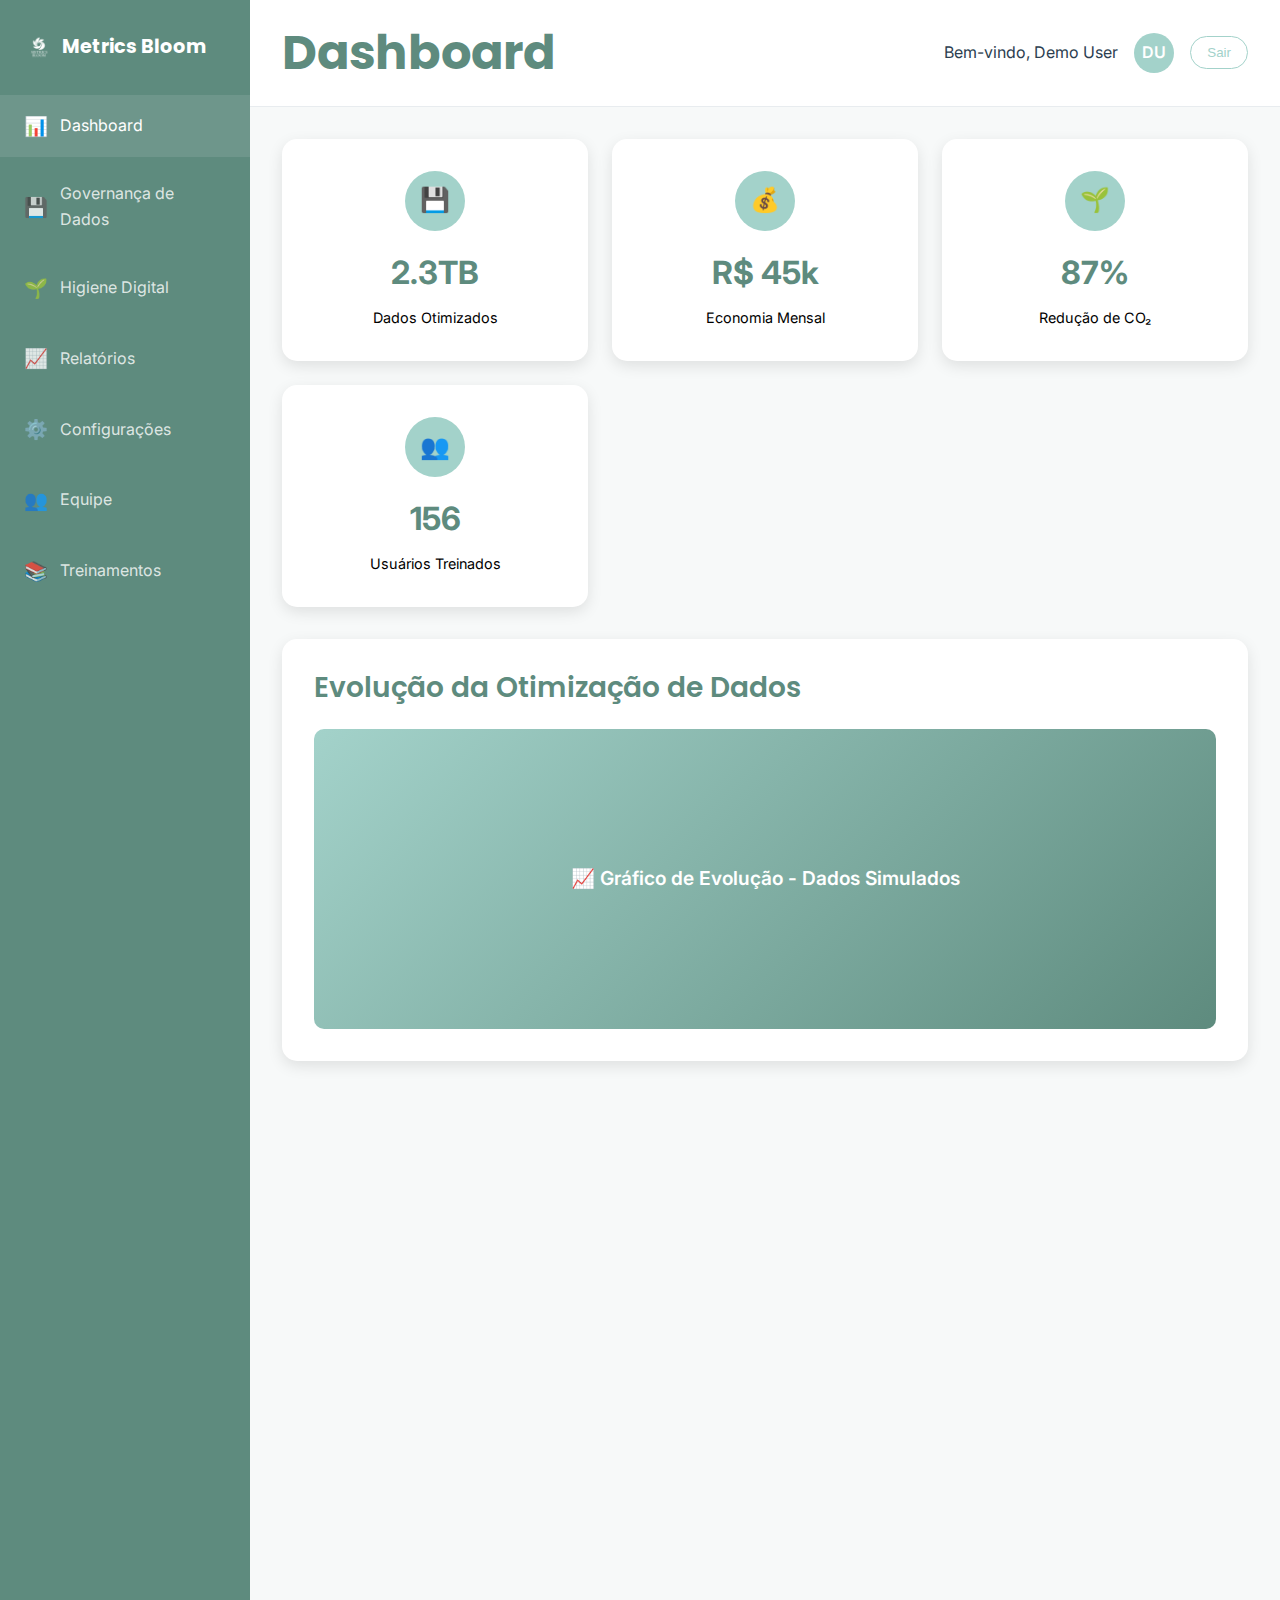
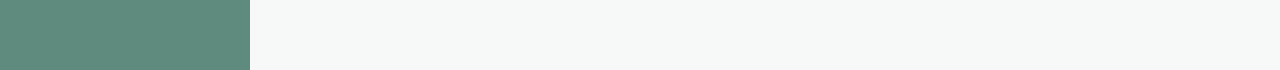
<file: metrics-bloomVF/dashboard-mock.html>
<!DOCTYPE html>
<html lang="pt-BR">

<head>
    <meta charset="UTF-8">
    <meta name="viewport" content="width=device-width, initial-scale=1.0">
    <meta name="description" content="Dashboard - Plataforma Metrics Bloom">
    <meta name="robots" content="noindex, nofollow">

    <title>Dashboard - Metrics Bloom</title>
    <link rel="icon" type="image/png" href="assets/images/logo.png">
    <link rel="stylesheet" href="assets/css/style.css">

    <style>
        .dashboard-container {
            display: grid;
            grid-template-columns: 250px 1fr;
            min-height: 100vh;
        }

        .sidebar {
            background: var(--verde-escuro);
            color: white;
            padding: 2rem 0;
        }

        .sidebar-logo {
            display: flex;
            align-items: center;
            padding: 0 1.5rem;
            margin-bottom: 2rem;
        }

        .sidebar-logo img {
            height: 30px;
            margin-right: 0.5rem;
            filter: brightness(0) invert(1);
        }

        .sidebar-logo-text {
            font-family: var(--font-titulo);
            font-weight: 700;
            font-size: 1.2rem;
        }

        .sidebar-nav {
            list-style: none;
        }

        .sidebar-nav li {
            margin-bottom: 0.5rem;
        }

        .sidebar-nav a {
            display: flex;
            align-items: center;
            padding: 1rem 1.5rem;
            color: rgba(255, 255, 255, 0.8);
            text-decoration: none;
            transition: all 0.3s ease;
        }

        .sidebar-nav a:hover,
        .sidebar-nav a.active {
            background: rgba(255, 255, 255, 0.1);
            color: white;
        }

        .sidebar-nav .icon {
            margin-right: 0.75rem;
            font-size: 1.2rem;
        }

        .main-content {
            background: var(--fundo-principal);
            overflow-y: auto;
        }

        .dashboard-header {
            background: white;
            padding: 1.5rem 2rem;
            border-bottom: 1px solid var(--fundo-secundario);
            display: flex;
            justify-content: space-between;
            align-items: center;
        }

        .dashboard-title {
            color: var(--verde-escuro);
            margin: 0;
        }

        .user-menu {
            display: flex;
            align-items: center;
            gap: 1rem;
        }

        .user-avatar {
            width: 40px;
            height: 40px;
            background: var(--verde-primario);
            border-radius: 50%;
            display: flex;
            align-items: center;
            justify-content: center;
            color: white;
            font-weight: 600;
        }

        .logout-btn {
            background: none;
            border: 1px solid var(--verde-primario);
            color: var(--verde-primario);
            padding: 0.5rem 1rem;
            border-radius: 20px;
            cursor: pointer;
            transition: all 0.3s ease;
        }

        .logout-btn:hover {
            background: var(--verde-primario);
            color: white;
        }

        .dashboard-content {
            padding: 2rem;
        }

        .stats-grid {
            display: grid;
            grid-template-columns: repeat(auto-fit, minmax(250px, 1fr));
            gap: 1.5rem;
            margin-bottom: 2rem;
        }

        .stat-card {
            background: white;
            padding: 2rem;
            border-radius: 15px;
            box-shadow: 0 5px 15px rgba(0, 0, 0, 0.1);
            text-align: center;
        }

        .stat-icon {
            width: 60px;
            height: 60px;
            background: var(--verde-primario);
            border-radius: 50%;
            display: flex;
            align-items: center;
            justify-content: center;
            margin: 0 auto 1rem;
            font-size: 1.5rem;
            color: white;
        }

        .stat-value {
            font-size: 2rem;
            font-weight: 700;
            color: var(--verde-escuro);
            margin-bottom: 0.5rem;
        }

        .stat-label {
            color: var(--texto-secundario);
            font-size: 0.9rem;
        }

        .chart-container {
            background: white;
            padding: 2rem;
            border-radius: 15px;
            box-shadow: 0 5px 15px rgba(0, 0, 0, 0.1);
            margin-bottom: 2rem;
        }

        .chart-placeholder {
            height: 300px;
            background: linear-gradient(135deg, var(--verde-primario), var(--verde-escuro));
            border-radius: 10px;
            display: flex;
            align-items: center;
            justify-content: center;
            color: white;
            font-size: 1.2rem;
            font-weight: 600;
        }

        .recent-activity {
            background: white;
            padding: 2rem;
            border-radius: 15px;
            box-shadow: 0 5px 15px rgba(0, 0, 0, 0.1);
        }

        .activity-item {
            display: flex;
            align-items: center;
            padding: 1rem 0;
            border-bottom: 1px solid var(--fundo-secundario);
        }

        .activity-item:last-child {
            border-bottom: none;
        }

        .activity-icon {
            width: 40px;
            height: 40px;
            background: var(--fundo-secundario);
            border-radius: 50%;
            display: flex;
            align-items: center;
            justify-content: center;
            margin-right: 1rem;
        }

        .activity-content {
            flex: 1;
        }

        .activity-title {
            font-weight: 600;
            color: var(--texto-principal);
            margin-bottom: 0.25rem;
        }

        .activity-time {
            font-size: 0.875rem;
            color: var(--texto-secundario);
        }

        @media (max-width: 768px) {
            .dashboard-container {
                grid-template-columns: 1fr;
            }

            .sidebar {
                display: none;
            }

            .dashboard-content {
                padding: 1rem;
            }

            .stats-grid {
                grid-template-columns: 1fr;
            }
        }
    </style>
</head>

<body>
    <div class="dashboard-container">
        <!-- Sidebar -->
        <aside class="sidebar">
            <div class="sidebar-logo">
                <img src="assets/images/logo.png" alt="Logo Metrics Bloom">
                <span class="sidebar-logo-text">Metrics Bloom</span>
            </div>

            <nav>
                <ul class="sidebar-nav">
                    <li><a href="#" class="active"><span class="icon">📊</span> Dashboard</a></li>
                    <li><a href="#"><span class="icon">💾</span> Governança de Dados</a></li>
                    <li><a href="#"><span class="icon">🌱</span> Higiene Digital</a></li>
                    <li><a href="#"><span class="icon">📈</span> Relatórios</a></li>
                    <li><a href="#"><span class="icon">⚙️</span> Configurações</a></li>
                    <li><a href="#"><span class="icon">👥</span> Equipe</a></li>
                    <li><a href="#"><span class="icon">📚</span> Treinamentos</a></li>
                </ul>
            </nav>
        </aside>

        <!-- Main Content -->
        <main class="main-content">
            <!-- Header -->
            <header class="dashboard-header">
                <h1 class="dashboard-title">Dashboard</h1>
                <div class="user-menu">
                    <span>Bem-vindo, Demo User</span>
                    <div class="user-avatar">DU</div>
                    <button class="logout-btn" onclick="logout()">Sair</button>
                </div>
            </header>

            <!-- Content -->
            <div class="dashboard-content">
                <!-- Stats Grid -->
                <div class="stats-grid">
                    <div class="stat-card fade-in">
                        <div class="stat-icon">💾</div>
                        <div class="stat-value">2.3TB</div>
                        <div class="stat-label">Dados Otimizados</div>
                    </div>

                    <div class="stat-card fade-in">
                        <div class="stat-icon">💰</div>
                        <div class="stat-value">R$ 45k</div>
                        <div class="stat-label">Economia Mensal</div>
                    </div>

                    <div class="stat-card fade-in">
                        <div class="stat-icon">🌱</div>
                        <div class="stat-value">87%</div>
                        <div class="stat-label">Redução de CO₂</div>
                    </div>

                    <div class="stat-card fade-in">
                        <div class="stat-icon">👥</div>
                        <div class="stat-value">156</div>
                        <div class="stat-label">Usuários Treinados</div>
                    </div>
                </div>

                <!-- Chart -->
                <div class="chart-container fade-in">
                    <h3 style="margin-bottom: 1.5rem; color: var(--verde-escuro);">Evolução da Otimização de Dados</h3>
                    <div class="chart-placeholder">
                        📈 Gráfico de Evolução - Dados Simulados
                    </div>
                </div>

                <!-- Recent Activity -->
                <div class="recent-activity fade-in">
                    <h3 style="margin-bottom: 1.5rem; color: var(--verde-escuro);">Atividades Recentes</h3>

                    <div class="activity-item">
                        <div class="activity-icon">🗑️</div>
                        <div class="activity-content">
                            <div class="activity-title">Limpeza automática executada</div>
                            <div class="activity-time">Há 2 horas</div>
                        </div>
                    </div>

                    <div class="activity-item">
                        <div class="activity-icon">👤</div>
                        <div class="activity-content">
                            <div class="activity-title">Novo usuário completou treinamento Clean Cloud</div>
                            <div class="activity-time">Há 4 horas</div>
                        </div>
                    </div>

                    <div class="activity-item">
                        <div class="activity-icon">📊</div>
                        <div class="activity-content">
                            <div class="activity-title">Relatório mensal gerado</div>
                            <div class="activity-time">Há 1 dia</div>
                        </div>
                    </div>

                    <div class="activity-item">
                        <div class="activity-icon">⚠️</div>
                        <div class="activity-content">
                            <div class="activity-title">Alerta: Dark data detectado no setor financeiro</div>
                            <div class="activity-time">Há 2 dias</div>
                        </div>
                    </div>

                    <div class="activity-item">
                        <div class="activity-icon">🎯</div>
                        <div class="activity-content">
                            <div class="activity-title">Meta de redução de 40% atingida</div>
                            <div class="activity-time">Há 3 dias</div>
                        </div>
                    </div>
                </div>
            </div>
        </main>
    </div>

    <script src="assets/js/main.js"></script>
    <script>
        function logout() {
            if (confirm('Tem certeza que deseja sair?')) {
                window.location.href = 'login.html';
            }
        }

        // Simular dados em tempo real
        function updateStats() {
            const statValues = document.querySelectorAll('.stat-value');

            // Simular pequenas variações nos valores
            setTimeout(() => {
                statValues[0].textContent = (2.3 + Math.random() * 0.1).toFixed(1) + 'TB';
                statValues[1].textContent = 'R$ ' + (45 + Math.floor(Math.random() * 5)) + 'k';
                statValues[2].textContent = (87 + Math.floor(Math.random() * 3)) + '%';
                statValues[3].textContent = (156 + Math.floor(Math.random() * 10));
            }, 3000);
        }

        // Atualizar stats a cada 10 segundos
        setInterval(updateStats, 10000);

        // Adicionar efeito de loading inicial
        document.addEventListener('DOMContentLoaded', function () {
            setTimeout(() => {
                document.querySelectorAll('.fade-in').forEach((el, index) => {
                    setTimeout(() => {
                        el.style.opacity = '1';
                        el.style.transform = 'translateY(0)';
                    }, index * 100);
                });
            }, 500);
        });
    </script>
</body>

</html>
</file>
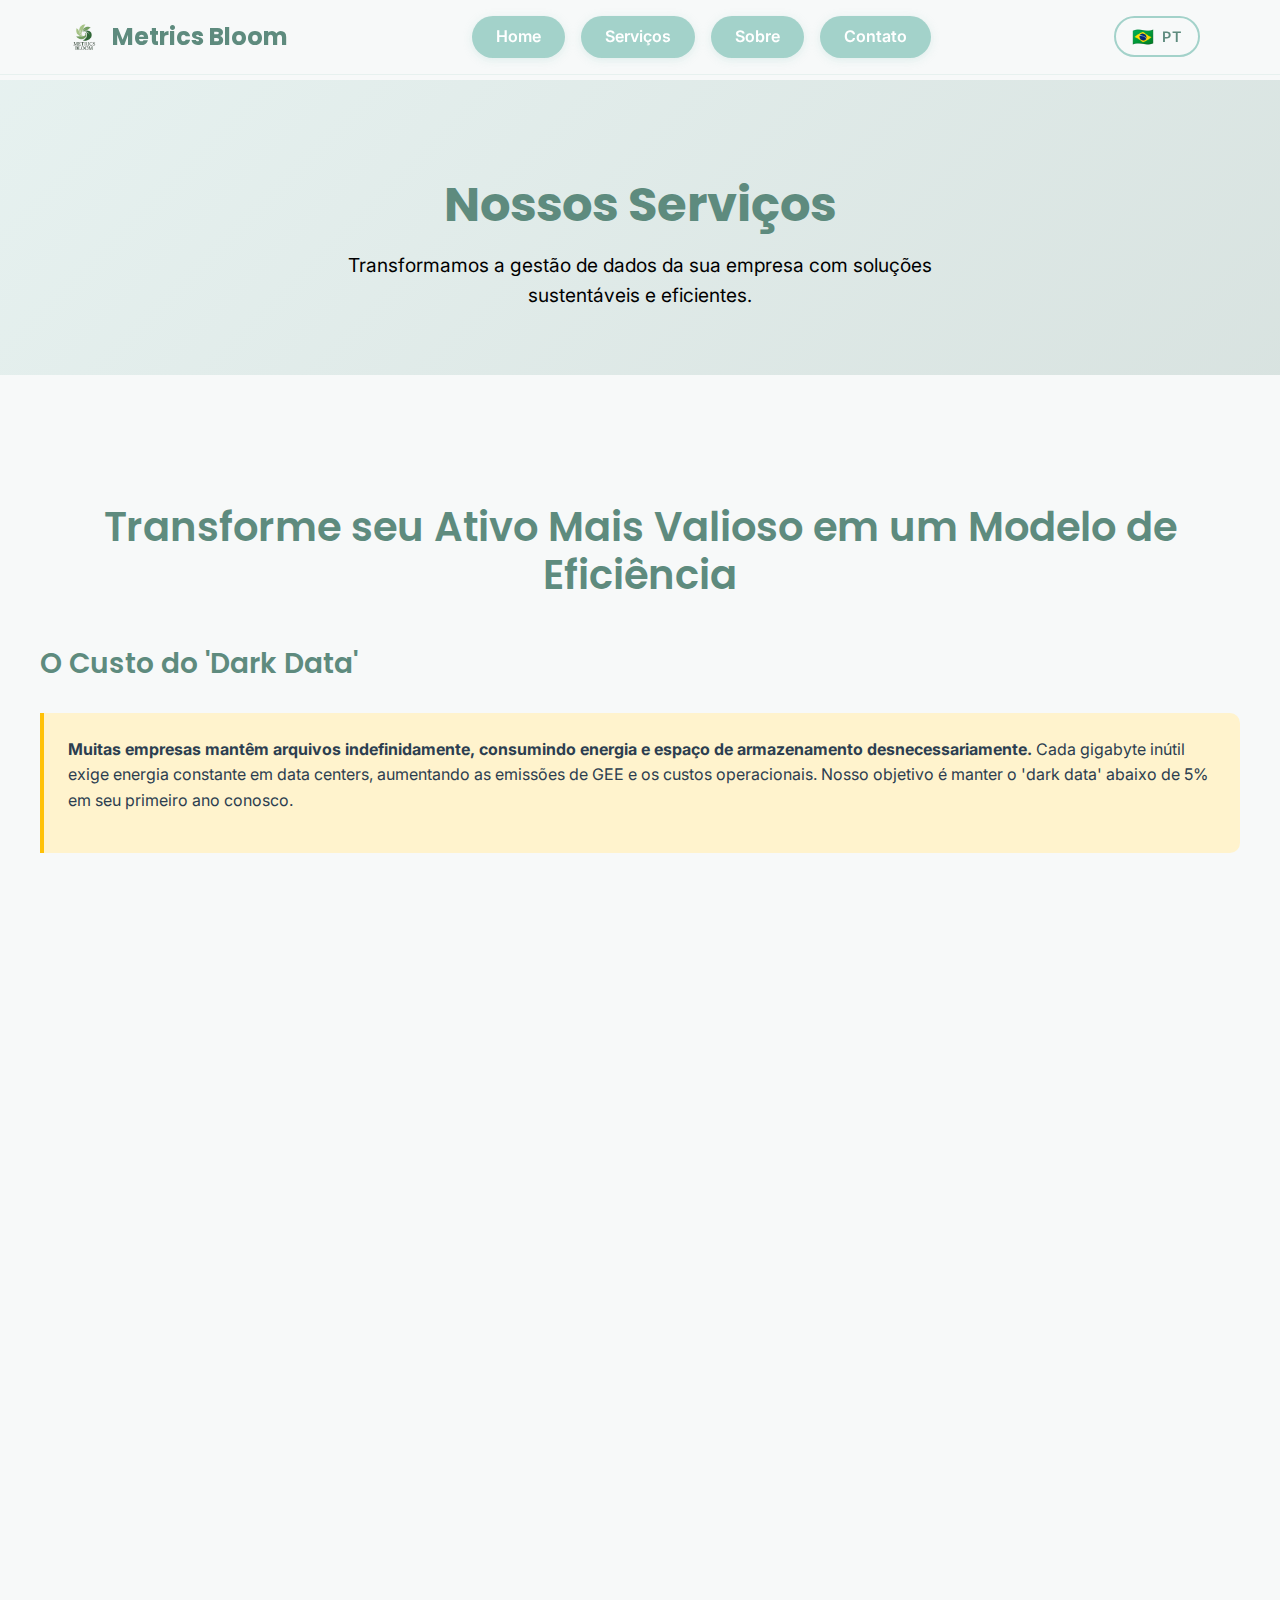
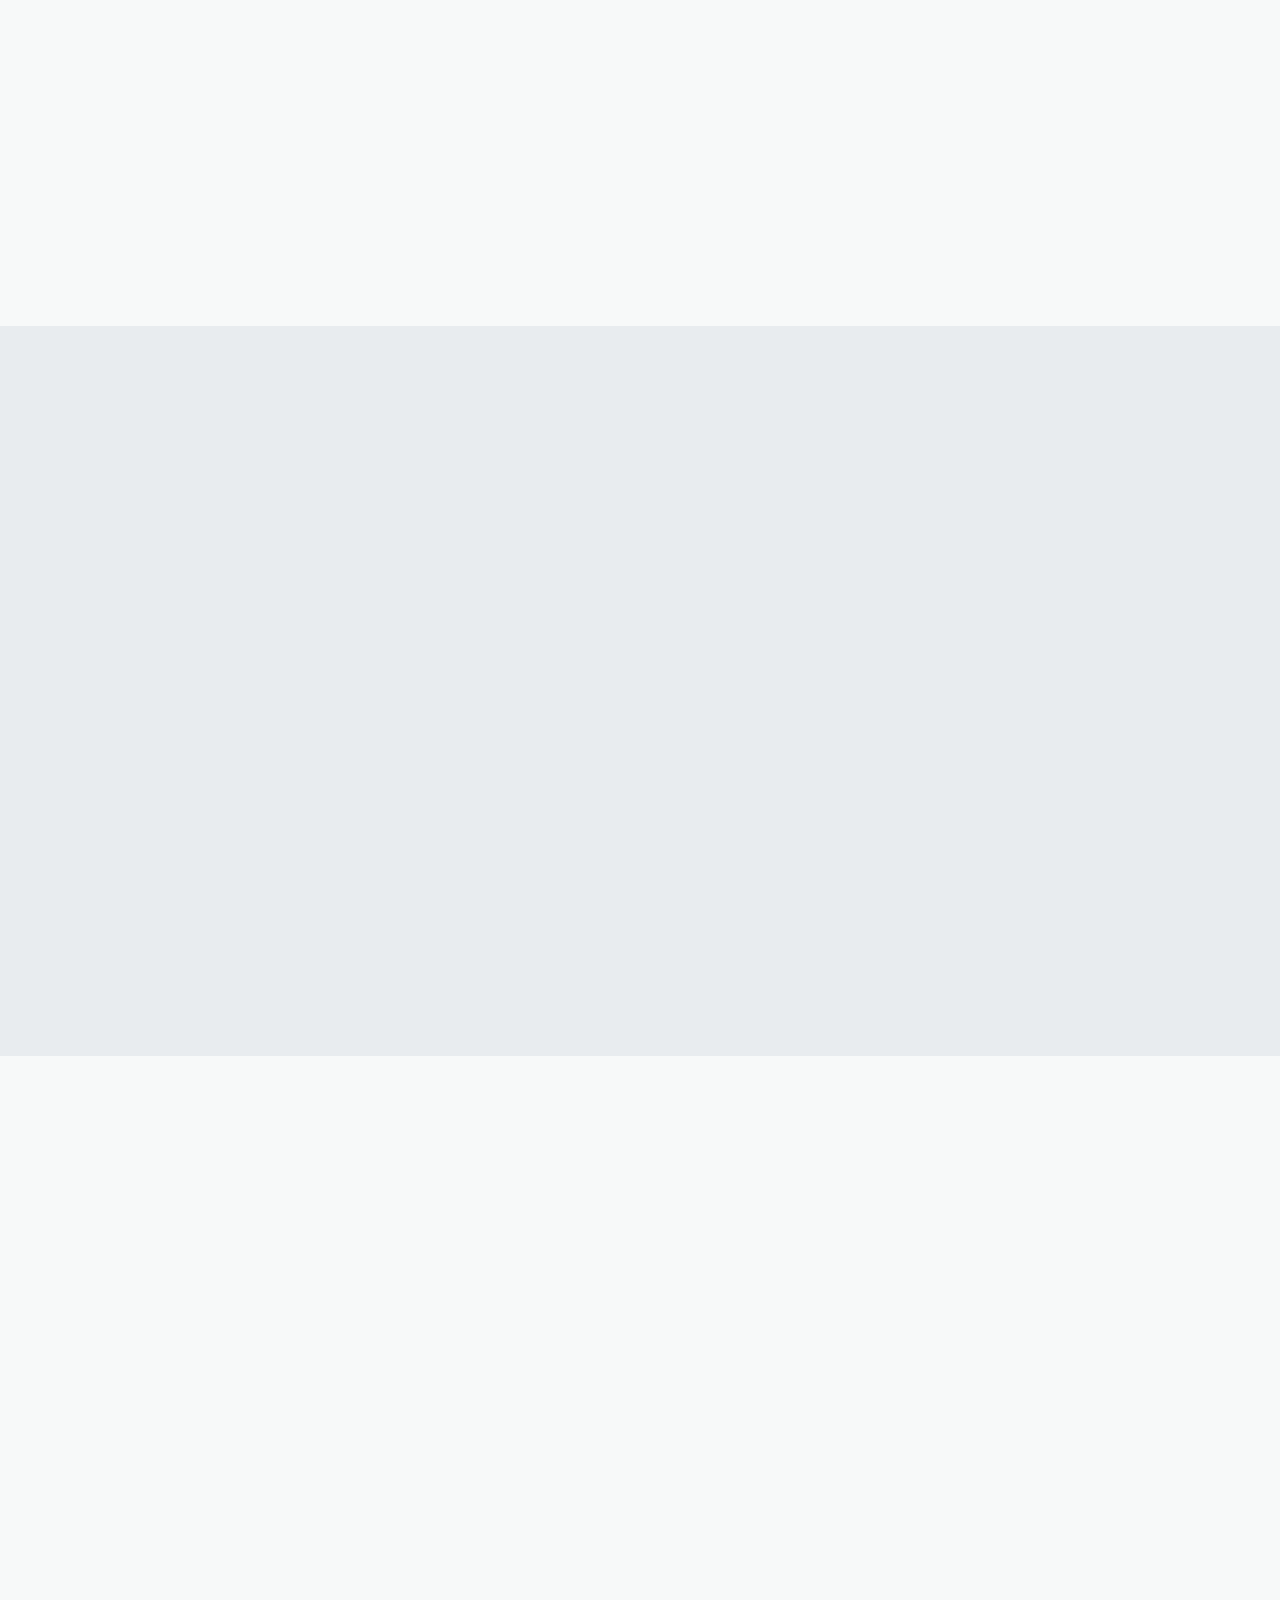
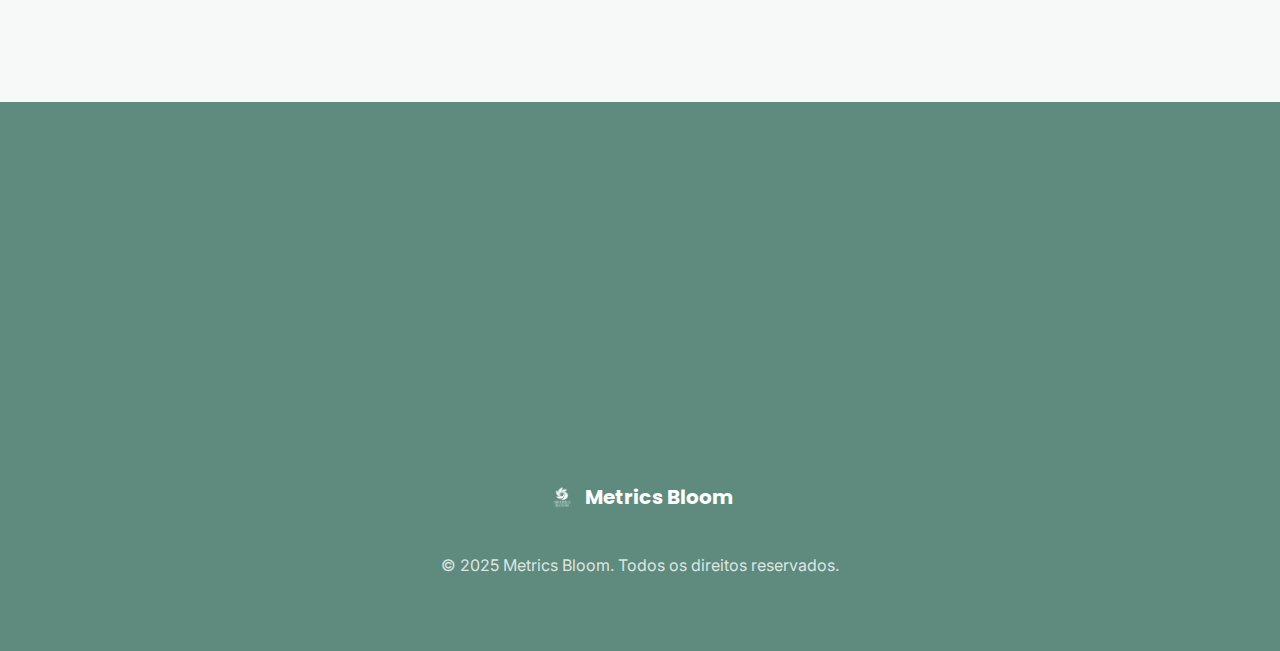
<file: metrics-bloomVF/servicos.html>
<!DOCTYPE html>
<html lang="pt-BR">

<head>
    <meta charset="UTF-8">
    <meta name="viewport" content="width=device-width, initial-scale=1.0">
    <meta name="description" content="Serviços da Metrics Bloom - Governança de Dados Sustentável e Cultura de Higiene Digital para empresas modernas.">
    <meta name="keywords" content="governança de dados, dark data, higiene digital, clean cloud, sustentabilidade digital">

    <title>Serviços - Metrics Bloom</title>
    <link rel="icon" type="image/png" href="assets/images/logo.png">
    <link rel="stylesheet" href="assets/css/style.css">

    <style>
        .services-hero {
            background: linear-gradient(135deg, rgba(163, 210, 202, 0.2) 0%, rgba(94, 139, 126, 0.2) 100%);
            padding: 6rem 1.5rem 4rem;
            text-align: center;
        }

        .lifecycle-chart {
            background: white;
            border-radius: 20px;
            padding: 2rem;
            margin: 2rem 0;
            box-shadow: 0 10px 30px rgba(0, 0, 0, 0.1);
        }

        .lifecycle-stages {
            display: grid;
            grid-template-columns: repeat(auto-fit, minmax(200px, 1fr));
            gap: 1.5rem;
            margin-bottom: 2rem;
        }

        .lifecycle-stage {
            text-align: center;
            padding: 1.5rem;
            border-radius: 15px;
            background: var(--fundo-secundario);
            transition: all 0.3s ease;
            opacity: 0.6;
        }

        .lifecycle-stage.active {
            background: var(--verde-primario);
            color: white;
            opacity: 1;
            transform: scale(1.05);
        }

        .stage-icon {
            font-size: 2rem;
            margin-bottom: 1rem;
        }

        .lifecycle-controls {
            text-align: center;
        }

        .lifecycle-controls button {
            background: var(--verde-primario);
            color: white;
            border: none;
            padding: 0.75rem 1.5rem;
            margin: 0 0.5rem;
            border-radius: 25px;
            cursor: pointer;
            transition: all 0.3s ease;
        }

        .lifecycle-controls button:hover {
            background: var(--verde-escuro);
            transform: translateY(-2px);
        }

        .service-section {
            margin: 4rem 0;
        }

        .service-problem {
            background: #fff3cd;
            border-left: 4px solid #ffc107;
            padding: 1.5rem;
            margin: 2rem 0;
            border-radius: 0 10px 10px 0;
        }

        .service-solution {
            background: #d1edff;
            border-left: 4px solid var(--verde-primario);
            padding: 1.5rem;
            margin: 2rem 0;
            border-radius: 0 10px 10px 0;
        }

        .steps-grid {
            display: grid;
            grid-template-columns: repeat(auto-fit, minmax(250px, 1fr));
            gap: 2rem;
            margin: 2rem 0;
        }

        .step-card {
            background: white;
            padding: 2rem;
            border-radius: 15px;
            box-shadow: 0 5px 15px rgba(0, 0, 0, 0.1);
            text-align: center;
            position: relative;
        }

        .step-number {
            position: absolute;
            top: -15px;
            left: 50%;
            transform: translateX(-50%);
            background: var(--verde-primario);
            color: white;
            width: 30px;
            height: 30px;
            border-radius: 50%;
            display: flex;
            align-items: center;
            justify-content: center;
            font-weight: bold;
        }

        .two-columns {
            display: grid;
            grid-template-columns: repeat(auto-fit, minmax(300px, 1fr));
            gap: 2rem;
            margin: 2rem 0;
        }

        .highlight-box {
            background: var(--fundo-secundario);
            padding: 2rem;
            border-radius: 15px;
            border: 2px solid var(--verde-primario);
        }
    </style>
</head>

<body>
    <!-- Header -->
    <header class="header" role="banner">
        <div class="header__container">
            <a href="index.html" class="header__logo" aria-label="Metrics Bloom - Página inicial">
                <img src="assets/images/logo.png" alt="Logo Metrics Bloom" class="header__logo-img">
                <span class="header__logo-text">Metrics Bloom</span>
            </a>

            <nav class="header__nav" role="navigation" aria-label="Navegação principal">
                <ul>
                    <li><a href="index.html" class="header__nav-link">Home</a></li>
                    <li><a href="servicos.html" class="header__nav-link" aria-current="page">Serviços</a></li>
                    <li><a href="sobre.html" class="header__nav-link">Sobre</a></li>
                    <li><a href="contato.html" class="header__nav-link">Contato</a></li>
                </ul>
            </nav>

            <button class="header__mobile-toggle" aria-label="Abrir menu de navegação" aria-expanded="false">
                ☰
            </button>
        </div>
    </header>

    <!-- Main Content -->
    <main class="main" role="main">
        <!-- Hero Section -->
        <section class="services-hero">
            <div class="section__container">
                <h1 class="fade-in">Nossos Serviços</h1>
                <p class="fade-in" style="font-size: 1.2rem; color: var(--texto-secundario); max-width: 600px; margin: 0 auto;">
                    Transformamos a gestão de dados da sua empresa com soluções sustentáveis e eficientes.
                </p>
            </div>
        </section>

        <!-- Seção 1: Governança de Dados Sustentável -->
        <section class="section service-section">
            <div class="section__container">
                <h2 class="section__title fade-in">Transforme seu Ativo Mais Valioso em um Modelo de Eficiência</h2>

                <!-- O Problema Invisível -->
                <div class="fade-in">
                    <h3>O Custo do 'Dark Data'</h3>
                    <div class="service-problem">
                        <p>
                            <strong>Muitas empresas mantêm arquivos indefinidamente, consumindo energia e espaço de armazenamento desnecessariamente.</strong>
                            Cada gigabyte inútil exige energia constante em data centers, aumentando as emissões de GEE e os custos operacionais.
                            Nosso objetivo é manter o 'dark data' abaixo de 5% em seu primeiro ano conosco.
                        </p>
                    </div>
                </div>

                <!-- Nossa Solução Técnica -->
                <div class="fade-in">
                    <h3>O Programa de Higiene Digital Corporativa</h3>
                    <div class="service-solution">
                        <p>
                            Nossa abordagem técnica e estratégica garante que seus dados trabalhem a favor da eficiência e sustentabilidade.
                        </p>
                    </div>

                    <div class="steps-grid">
                        <div class="step-card">
                            <div class="step-number">1</div>
                            <h4>Mapeamento e Classificação</h4>
                            <p>O primeiro passo é classificar os dados de acordo com seu valor para o negócio.</p>
                        </div>

                        <div class="step-card">
                            <div class="step-number">2</div>
                            <h4>Política de Ciclo de Vida</h4>
                            <p>Definimos prazos automáticos para retenção, arquivamento ou exclusão segura dos dados.</p>
                        </div>

                        <div class="step-card">
                            <div class="step-number">3</div>
                            <h4>Governança Automatizada</h4>
                            <p>Utilizamos ferramentas para aplicar as políticas sem intervenção manual constante, garantindo agilidade e conformidade.</p>
                        </div>
                    </div>
                </div>

                <!-- Infográfico Interativo -->
                <div class="fade-in">
                    <h3>Ciclo de Vida do Dado - Demonstração Interativa</h3>
                    <div id="data-lifecycle-chart"></div>
                </div>
            </div>
        </section>

        <!-- Seção 2: Cultura de Higiene Digital -->
        <section class="section service-section" style="background-color: var(--fundo-secundario);">
            <div class="section__container">
                <h2 class="section__title fade-in">Capacitando Pessoas para um Futuro Digital Sustentável</h2>

                <!-- O Desafio Humano -->
                <div class="fade-in">
                    <h3>Tecnologia sem Cultura não Gera Transformação</h3>
                    <div class="service-problem">
                        <p>
                            <strong>A sustentabilidade digital só é eficaz quando se torna parte da cultura.</strong>
                            Nosso foco é construir uma cultura forte desde o início, evitando a apatia e garantindo que
                            cada colaborador entenda seu papel.
                        </p>
                    </div>
                </div>

                <!-- Nossa Abordagem Imersiva -->
                <div class="fade-in">
                    <h3>Integração e Engajamento Contínuo</h3>

                    <div class="two-columns">
                        <div class="highlight-box">
                            <h4>🎯 Onboarding 'Clean Cloud'</h4>
                            <p>
                                Disponibilizamos o 'Kit de Onboarding Clean Cloud', um módulo obrigatório para todos os
                                novos funcionários, garantindo 100% de conclusão e alinhamento desde o primeiro dia.
                            </p>
                        </div>

                        <div class="highlight-box">
                            <h4>🌱 'Data Diet Day'</h4>
                            <p>
                                Promovemos o 'Data Diet Day', uma iniciativa de engajamento para que as equipes revisem
                                e otimizem seus próprios arquivos digitais, reforçando a responsabilidade individual e coletiva.
                            </p>
                        </div>
                    </div>
                </div>
            </div>
        </section>

        <!-- Seção de Resultados -->
        <section class="section">
            <div class="section__container">
                <h2 class="section__title fade-in">Resultados Esperados</h2>

                <div class="cards">
                    <article class="card fade-in">
                        <div class="card__icon">📉</div>
                        <h3>Redução de Custos</h3>
                        <p>Até 40% de redução nos custos de armazenamento no primeiro ano através da eliminação de dark data.</p>
                    </article>

                    <article class="card fade-in">
                        <div class="card__icon">⚡</div>
                        <h3>Maior Eficiência</h3>
                        <p>Acesso 60% mais rápido a dados relevantes com estruturas organizadas e políticas claras.</p>
                    </article>

                    <article class="card fade-in">
                        <div class="card__icon">🌍</div>
                        <h3>Impacto Ambiental</h3>
                        <p>Redução significativa na pegada de carbono digital através de práticas sustentáveis de gestão de dados.</p>
                    </article>
                </div>
            </div>
        </section>

        <!-- Call to Action -->
        <section class="section" style="background-color: var(--verde-escuro); color: white;">
            <div class="section__container" style="text-align: center;">
                <h2 class="fade-in" style="color: white;">Pronto para Começar?</h2>
                <p class="fade-in" style="font-size: 1.2rem; margin-bottom: 2rem;">
                    Entre em contato conosco e descubra como podemos transformar a gestão de dados da sua empresa.
                </p>
                <a href="contato.html" class="hero__cta fade-in" style="background-color: var(--verde-primario);">
                    Solicitar Consultoria
                </a>
            </div>
        </section>
    </main>

    <!-- Footer -->
    <footer class="footer" role="contentinfo">
        <div class="footer__container">
            <div class="footer__logo">
                <img src="assets/images/logo.png" alt="Logo Metrics Bloom" class="footer__logo-img">
                <span class="footer__logo-text">Metrics Bloom</span>
            </div>

            <p class="footer__copyright">
                © 2025 Metrics Bloom. Todos os direitos reservados.
            </p>


        </div>
    </footer>

    <!-- JavaScript -->
    <script src="assets/js/main.js"></script>
    <script src="assets/js/language-switcher.js"></script>
    <script>
        // Inicializar o gráfico interativo quando a página carregar
        document.addEventListener('DOMContentLoaded', function () {
            if (typeof MetricsBloom !== 'undefined') {
                MetricsBloom.createDataLifecycleChart();
            }
        });
    </script>
</body>

</html>
</file>
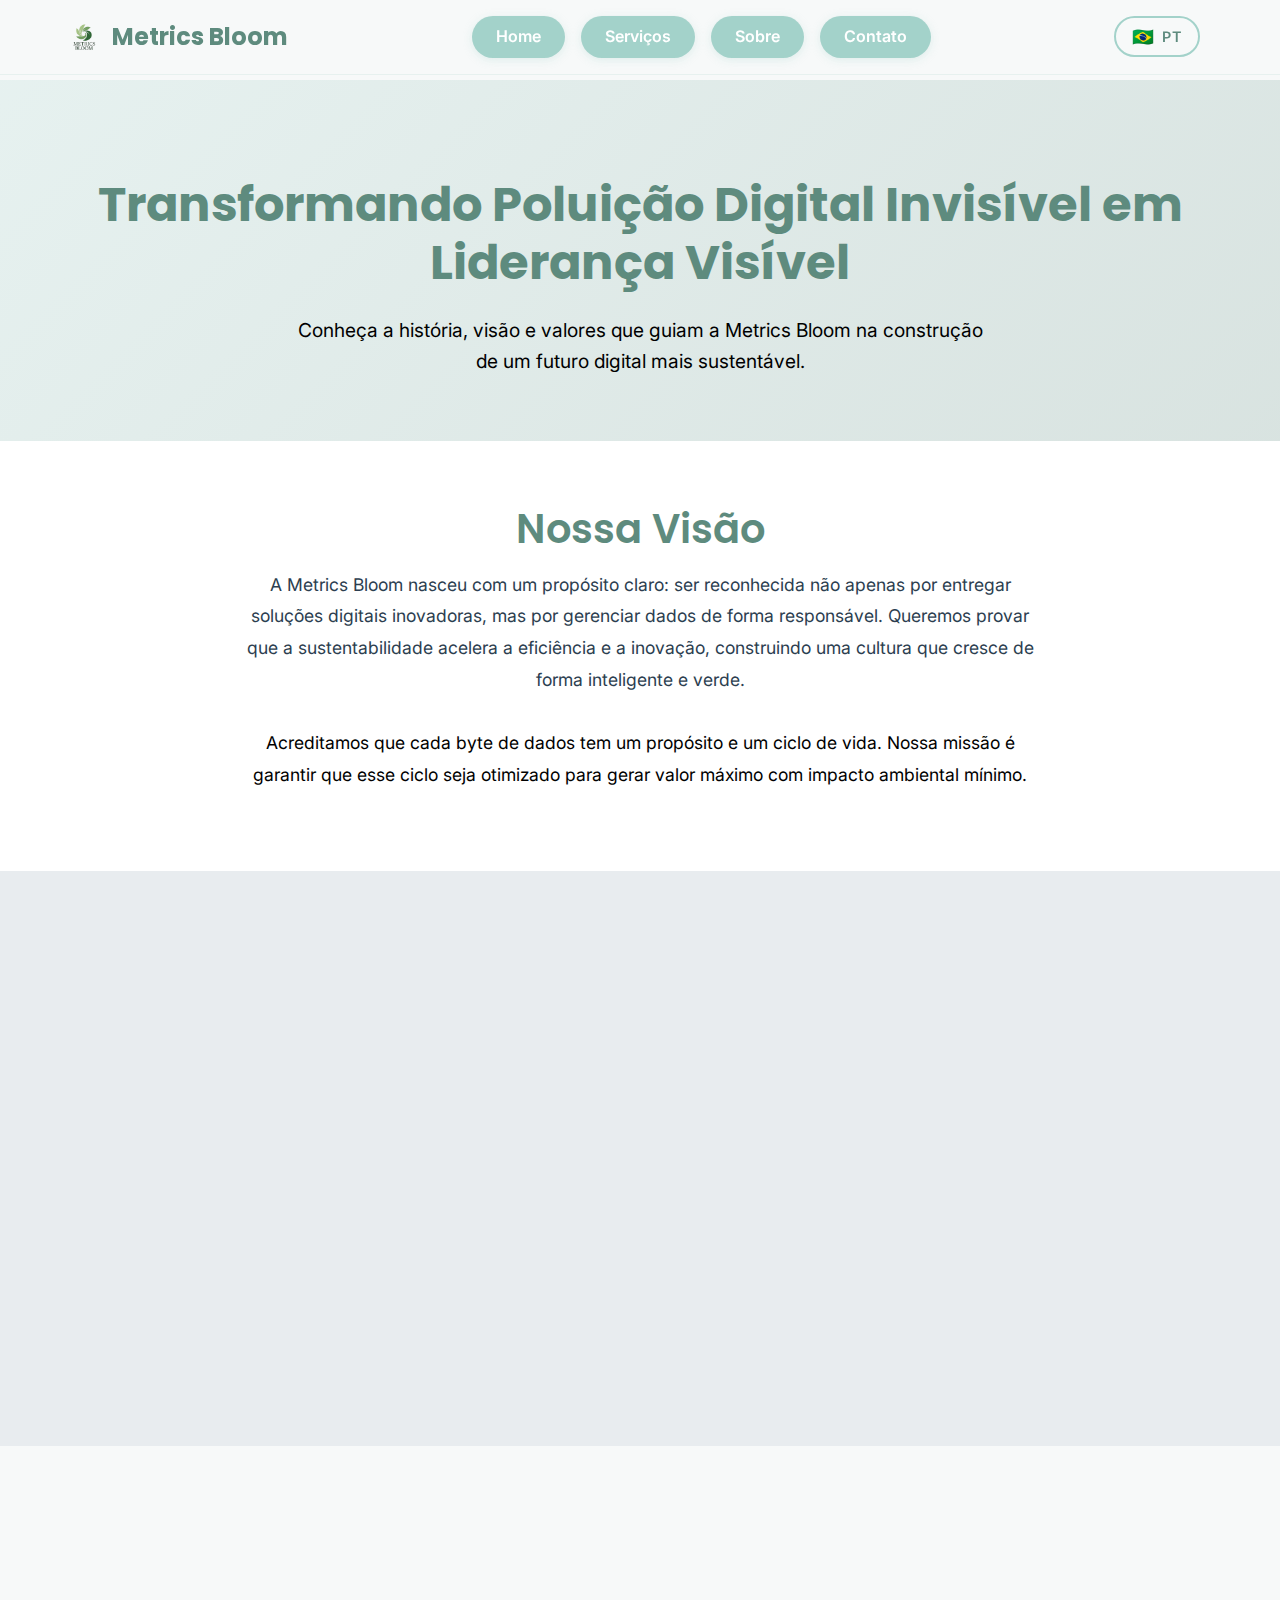
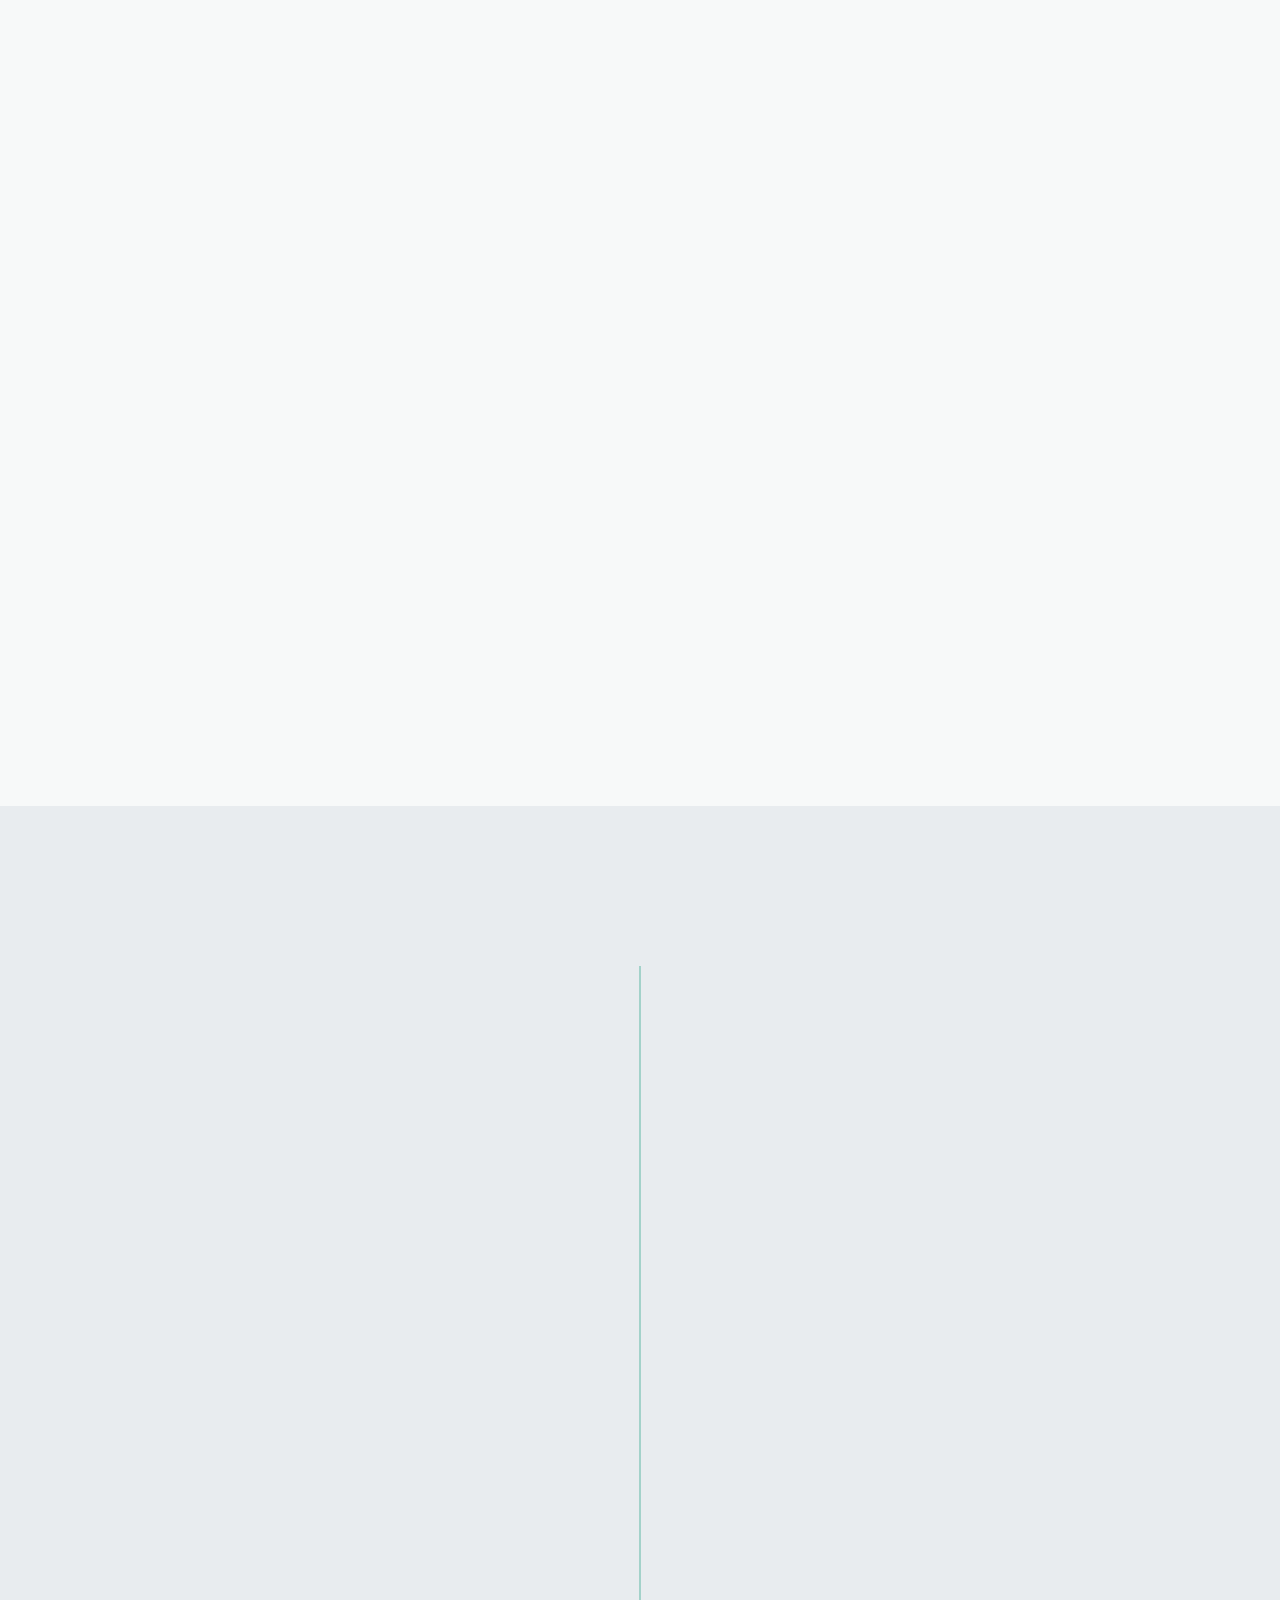
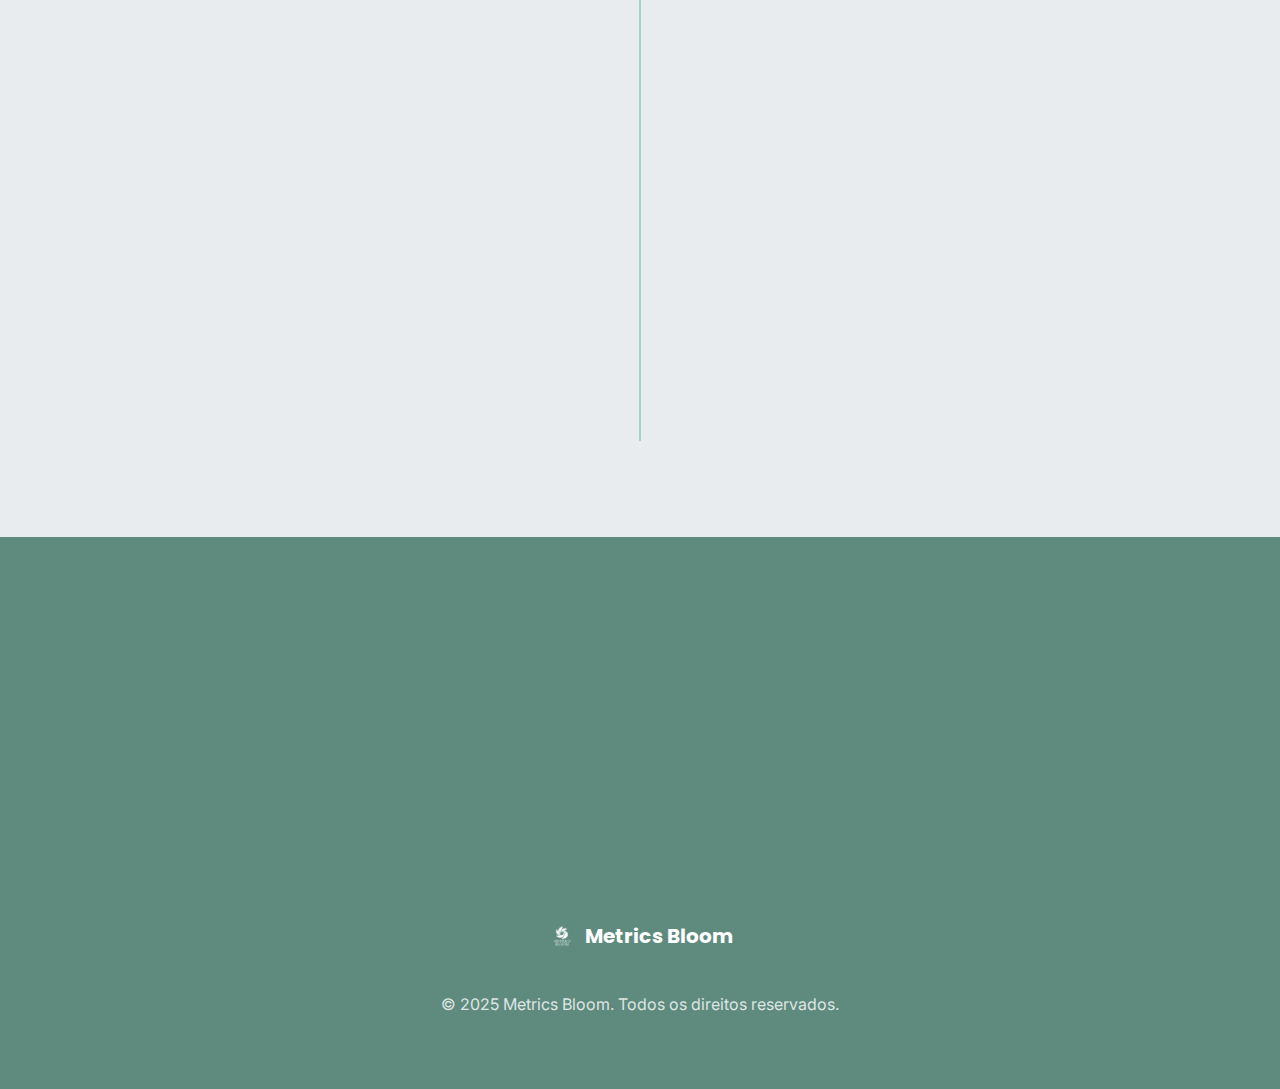
<file: metrics-bloomVF/sobre.html>
<!DOCTYPE html>
<html lang="pt-BR">

<head>
    <meta charset="UTF-8">
    <meta name="viewport" content="width=device-width, initial-scale=1.0">
    <meta name="description" content="Sobre a Metrics Bloom - Transformando Poluição Digital Invisível em Liderança Visível. Conheça nossa visão e fundador.">
    <meta name="keywords" content="metrics bloom, pablo henrique, sustentabilidade digital, inovação, liderança">

    <title>Sobre - Metrics Bloom</title>
    <link rel="icon" type="image/png" href="assets/images/logo.png">
    <link rel="stylesheet" href="assets/css/style.css">

    <style>
        .about-hero {
            background: linear-gradient(135deg, rgba(163, 210, 202, 0.2) 0%, rgba(94, 139, 126, 0.2) 100%);
            padding: 6rem 1.5rem 4rem;
            text-align: center;
        }

        .vision-section {
            background: white;
            padding: 4rem 0;
        }

        .vision-content {
            max-width: 800px;
            margin: 0 auto;
            text-align: center;
        }

        .founder-section {
            background: var(--fundo-secundario);
            padding: 4rem 0;
        }

        .founder-card {
            background: white;
            border-radius: 20px;
            padding: 3rem;
            box-shadow: 0 15px 35px rgba(0, 0, 0, 0.1);
            max-width: 800px;
            margin: 0 auto;
            display: grid;
            grid-template-columns: 200px 1fr;
            gap: 2rem;
            align-items: center;
        }

        .founder-photo {
            width: 200px;
            height: 200px;
            border-radius: 50%;
            background: linear-gradient(135deg, var(--verde-primario), var(--verde-escuro));
            display: flex;
            align-items: center;
            justify-content: center;
            font-size: 4rem;
            color: white;
            box-shadow: 0 10px 25px rgba(163, 210, 202, 0.4);
        }

        .founder-info h2 {
            margin-bottom: 0.5rem;
            color: var(--verde-escuro);
        }

        .founder-info h3 {
            color: var(--verde-primario);
            font-weight: 500;
            margin-bottom: 1.5rem;
        }

        .values-section {
            padding: 4rem 0;
        }

        .values-grid {
            display: grid;
            grid-template-columns: repeat(auto-fit, minmax(300px, 1fr));
            gap: 2rem;
            margin-top: 3rem;
        }

        .value-card {
            background: white;
            padding: 2.5rem;
            border-radius: 15px;
            box-shadow: 0 8px 25px rgba(0, 0, 0, 0.1);
            text-align: center;
            transition: transform 0.3s ease;
        }

        .value-card:hover {
            transform: translateY(-5px);
        }

        .value-icon {
            width: 80px;
            height: 80px;
            background: var(--verde-primario);
            border-radius: 50%;
            display: flex;
            align-items: center;
            justify-content: center;
            margin: 0 auto 1.5rem;
            font-size: 2rem;
            color: white;
        }

        .timeline-section {
            background: var(--fundo-secundario);
            padding: 4rem 0;
        }

        .timeline {
            max-width: 600px;
            margin: 0 auto;
            position: relative;
        }

        .timeline::before {
            content: '';
            position: absolute;
            left: 50%;
            top: 0;
            bottom: 0;
            width: 2px;
            background: var(--verde-primario);
            transform: translateX(-50%);
        }

        .timeline-item {
            position: relative;
            margin: 2rem 0;
            padding: 0 2rem;
        }

        .timeline-item:nth-child(odd) {
            text-align: right;
            padding-right: calc(50% + 2rem);
        }

        .timeline-item:nth-child(even) {
            text-align: left;
            padding-left: calc(50% + 2rem);
        }

        .timeline-dot {
            position: absolute;
            left: 50%;
            top: 0;
            width: 20px;
            height: 20px;
            background: var(--verde-primario);
            border-radius: 50%;
            transform: translateX(-50%);
            border: 4px solid white;
            box-shadow: 0 0 0 4px var(--verde-primario);
        }

        .timeline-content {
            background: white;
            padding: 1.5rem;
            border-radius: 10px;
            box-shadow: 0 5px 15px rgba(0, 0, 0, 0.1);
        }

        @media (max-width: 768px) {
            .founder-card {
                grid-template-columns: 1fr;
                text-align: center;
            }

            .founder-photo {
                margin: 0 auto;
            }

            .timeline::before {
                left: 20px;
            }

            .timeline-item {
                padding-left: 3rem !important;
                padding-right: 1rem !important;
                text-align: left !important;
            }

            .timeline-dot {
                left: 20px;
            }
        }
    </style>
</head>

<body>
    <!-- Header -->
    <header class="header" role="banner">
        <div class="header__container">
            <a href="index.html" class="header__logo" aria-label="Metrics Bloom - Página inicial">
                <img src="assets/images/logo.png" alt="Logo Metrics Bloom" class="header__logo-img">
                <span class="header__logo-text">Metrics Bloom</span>
            </a>

            <nav class="header__nav" role="navigation" aria-label="Navegação principal">
                <ul>
                    <li><a href="index.html" class="header__nav-link">Home</a></li>
                    <li><a href="servicos.html" class="header__nav-link">Serviços</a></li>
                    <li><a href="sobre.html" class="header__nav-link" aria-current="page">Sobre</a></li>
                    <li><a href="contato.html" class="header__nav-link">Contato</a></li>
                </ul>
            </nav>

            <button class="header__mobile-toggle" aria-label="Abrir menu de navegação" aria-expanded="false">
                ☰
            </button>
        </div>
    </header>

    <!-- Main Content -->
    <main class="main" role="main">
        <!-- Hero Section -->
        <section class="about-hero">
            <div class="section__container">
                <h1 class="fade-in">Transformando Poluição Digital Invisível em Liderança Visível</h1>
                <p class="fade-in" style="font-size: 1.2rem; color: var(--texto-secundario); max-width: 700px; margin: 1.5rem auto 0;">
                    Conheça a história, visão e valores que guiam a Metrics Bloom na construção de um futuro digital mais sustentável.
                </p>
            </div>
        </section>

        <!-- Seção Visão -->
        <section class="vision-section">
            <div class="section__container">
                <div class="vision-content fade-in">
                    <h2>Nossa Visão</h2>
                    <p style="font-size: 1.1rem; line-height: 1.8; margin-bottom: 2rem;">
                        A Metrics Bloom nasceu com um propósito claro: ser reconhecida não apenas por entregar soluções
                        digitais inovadoras, mas por gerenciar dados de forma responsável. Queremos provar que a
                        sustentabilidade acelera a eficiência e a inovação, construindo uma cultura que cresce de forma
                        inteligente e verde.
                    </p>
                    <p style="font-size: 1.1rem; line-height: 1.8; color: var(--texto-secundario);">
                        Acreditamos que cada byte de dados tem um propósito e um ciclo de vida. Nossa missão é garantir
                        que esse ciclo seja otimizado para gerar valor máximo com impacto ambiental mínimo.
                    </p>
                </div>
            </div>
        </section>

        <!-- Seção Fundador -->
        <section class="founder-section">
            <div class="section__container">
                <div class="founder-card fade-in">
                    <div class="founder-photo">
                        <img src="assets/images/Foto site.png" alt="Foto do Fundador Pablo Monteiro">
                    </div>
                    <div class="founder-info">
                        <h2>Pablo Monteiro </h2>
                        <h3>Fundador & Estrategista Líder</h3>
                        <p>
                            Responsável por definir a visão estratégica da Metrics Bloom e incorporar a sustentabilidade
                            como um princípio central desde a sua concepção. Com uma paixão por tecnologia e meio ambiente,
                            Pablo acredita que a inovação digital deve caminhar lado a lado com a responsabilidade ambiental.
                        </p>
                        <p style="margin-top: 1rem; color: var(--texto-secundario);">
                            "Não basta criar soluções digitais eficientes. Precisamos criar soluções que sejam eficientes
                            E sustentáveis. O futuro da tecnologia é verde, ou não será futuro."
                        </p>
                    </div>
                </div>
            </div>
        </section>

        <!-- Seção Valores -->
        <section class="values-section">
            <div class="section__container">
                <h2 class="section__title fade-in">Nossos Valores</h2>

                <div class="values-grid">
                    <div class="value-card fade-in">
                        <div class="value-icon">🌱</div>
                        <h3>Sustentabilidade</h3>
                        <p>
                            Cada decisão que tomamos considera o impacto ambiental. Acreditamos que a tecnologia
                            deve ser uma força para o bem do planeta.
                        </p>
                    </div>

                    <div class="value-card fade-in">
                        <div class="value-icon">🎯</div>
                        <h3>Eficiência</h3>
                        <p>
                            Buscamos sempre a máxima eficiência em nossos processos e soluções, eliminando
                            desperdícios e otimizando recursos.
                        </p>
                    </div>

                    <div class="value-card fade-in">
                        <div class="value-icon">🚀</div>
                        <h3>Inovação</h3>
                        <p>
                            Estamos sempre na vanguarda da tecnologia, desenvolvendo soluções criativas
                            para os desafios do mundo digital moderno.
                        </p>
                    </div>

                    <div class="value-card fade-in">
                        <div class="value-icon">🤝</div>
                        <h3>Transparência</h3>
                        <p>
                            Mantemos comunicação clara e honesta com nossos clientes, parceiros e equipe,
                            construindo relacionamentos baseados na confiança.
                        </p>
                    </div>

                    <div class="value-card fade-in">
                        <div class="value-icon">📚</div>
                        <h3>Educação</h3>
                        <p>
                            Acreditamos no poder da educação para transformar culturas organizacionais
                            e criar mudanças duradouras.
                        </p>
                    </div>

                    <div class="value-card fade-in">
                        <div class="value-icon">🌍</div>
                        <h3>Responsabilidade</h3>
                        <p>
                            Assumimos a responsabilidade pelo impacto de nossas ações e trabalhamos
                            para deixar um legado positivo.
                        </p>
                    </div>
                </div>
            </div>
        </section>

        <!-- Seção Timeline -->
        <section class="timeline-section">
            <div class="section__container">
                <h2 class="section__title fade-in">Nossa Jornada</h2>

                <div class="timeline">
                    <div class="timeline-item fade-in">
                        <div class="timeline-dot"></div>
                        <div class="timeline-content">
                            <h4>2024 - Fundação</h4>
                            <p>Pablo Monteiro funda a Metrics Bloom com a visão de transformar a gestão de dados através da sustentabilidade digital.</p>
                        </div>
                    </div>

                    <div class="timeline-item fade-in">
                        <div class="timeline-dot"></div>
                        <div class="timeline-content">
                            <h4>2024 - Primeiro Produto</h4>
                            <p>Desenvolvimento do programa "Clean Cloud" para onboarding de funcionários em práticas de higiene digital.</p>
                        </div>
                    </div>

                    <div class="timeline-item fade-in">
                        <div class="timeline-dot"></div>
                        <div class="timeline-content">
                            <h4>2025 - Expansão</h4>
                            <p>Lançamento da plataforma completa de governança de dados sustentável e início das operações comerciais.</p>
                        </div>
                    </div>

                    <div class="timeline-item fade-in">
                        <div class="timeline-dot"></div>
                        <div class="timeline-content">
                            <h4>Futuro - Visão</h4>
                            <p>Tornar-se referência global em sustentabilidade digital, ajudando empresas a reduzir sua pegada de carbono digital.</p>
                        </div>
                    </div>
                </div>
            </div>
        </section>

        <!-- Call to Action -->
        <section class="section" style="background-color: var(--verde-escuro); color: white;">
            <div class="section__container" style="text-align: center;">
                <h2 class="fade-in" style="color: white;">Quer Fazer Parte Desta Jornada?</h2>
                <p class="fade-in" style="font-size: 1.2rem; margin-bottom: 2rem;">
                    Entre em contato conosco e descubra como podemos trabalhar juntos por um futuro digital mais sustentável.
                </p>
                <div style="display: flex; gap: 1rem; justify-content: center; flex-wrap: wrap;">
                    <a href="contato.html" class="hero__cta fade-in" style="background-color: var(--verde-primario);">
                        Fale Conosco
                    </a>
                    <a href="servicos.html" class="hero__cta fade-in" style="background-color: transparent; border: 2px solid var(--verde-primario);">
                        Conheça Nossos Serviços
                    </a>
                </div>
            </div>
        </section>
    </main>

    <!-- Footer -->
    <footer class="footer" role="contentinfo">
        <div class="footer__container">
            <div class="footer__logo">
                <img src="assets/images/logo.png" alt="Logo Metrics Bloom" class="footer__logo-img">
                <span class="footer__logo-text">Metrics Bloom</span>
            </div>

            <p class="footer__copyright">
                © 2025 Metrics Bloom. Todos os direitos reservados.
            </p>


        </div>
    </footer>

    <!-- JavaScript -->
    <script src="assets/js/main.js"></script>
    <script src="assets/js/language-switcher.js"></script>
</body>

</html>
</file>
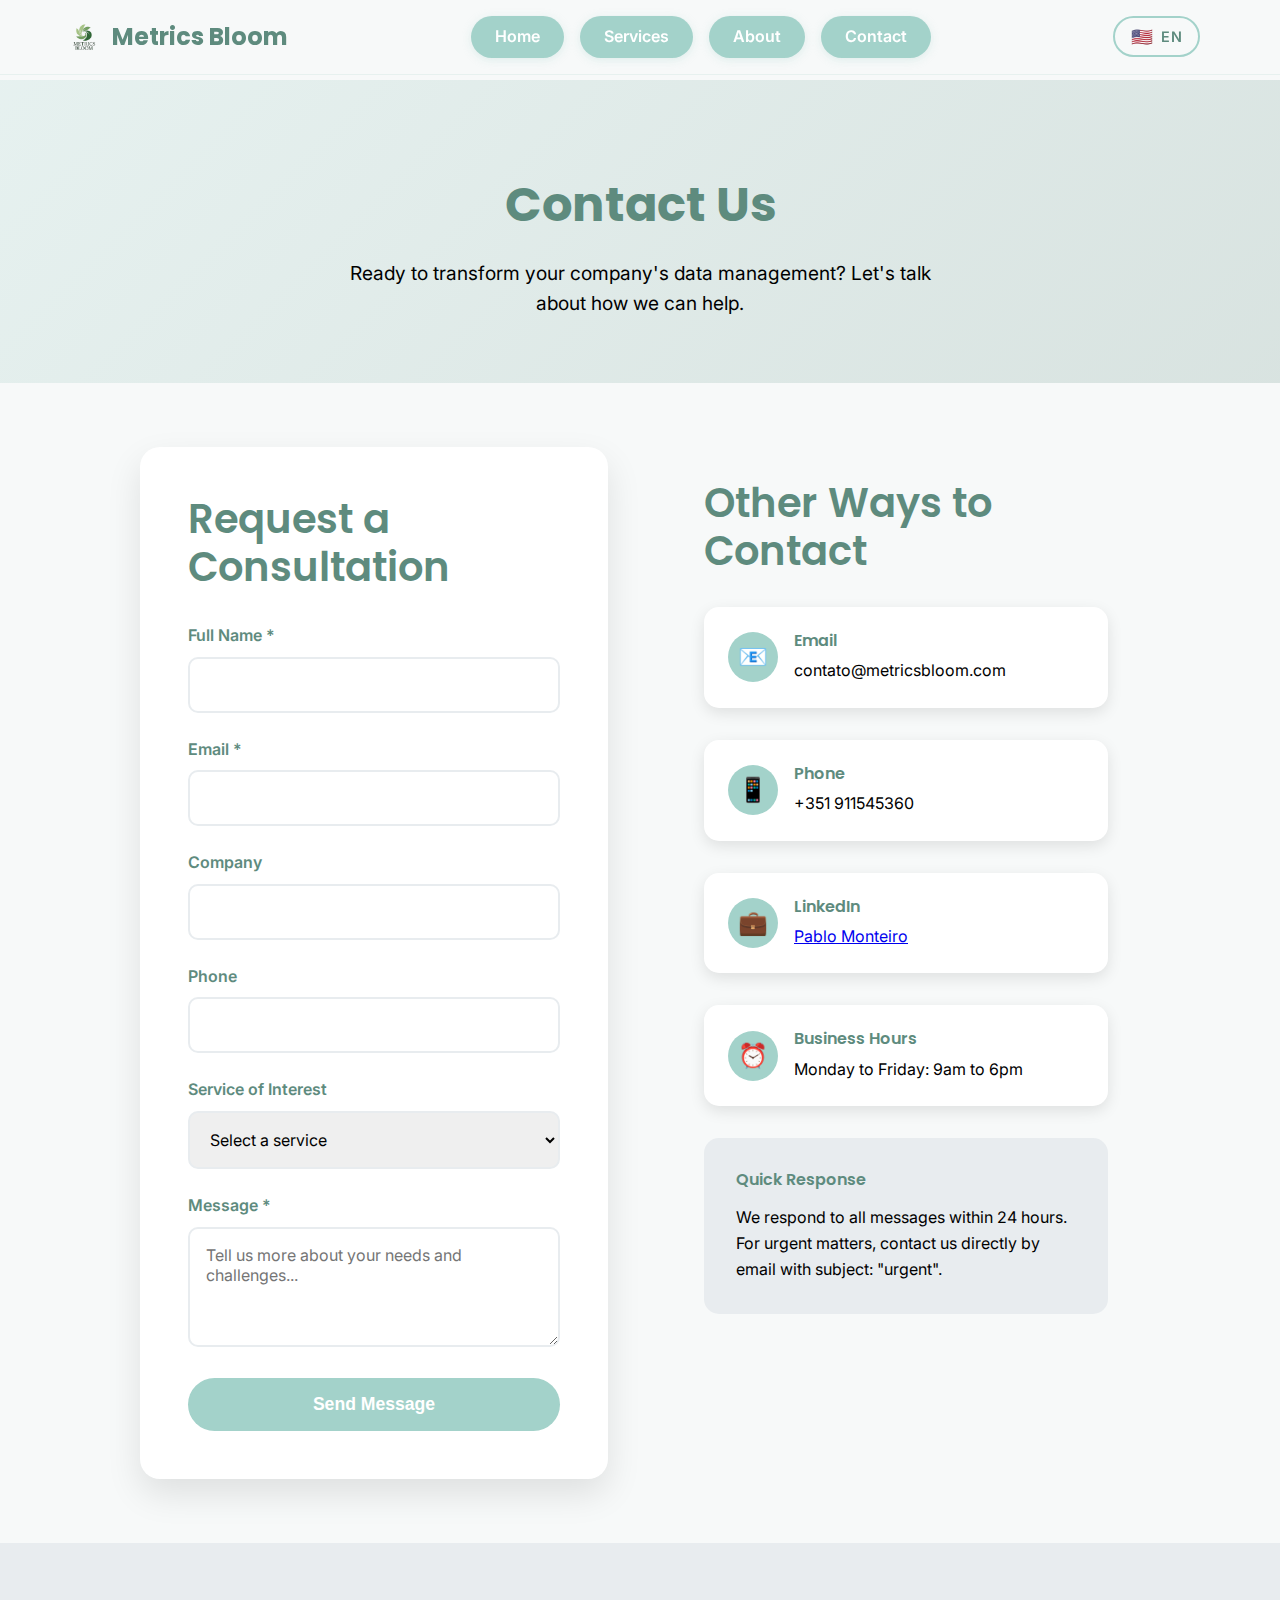
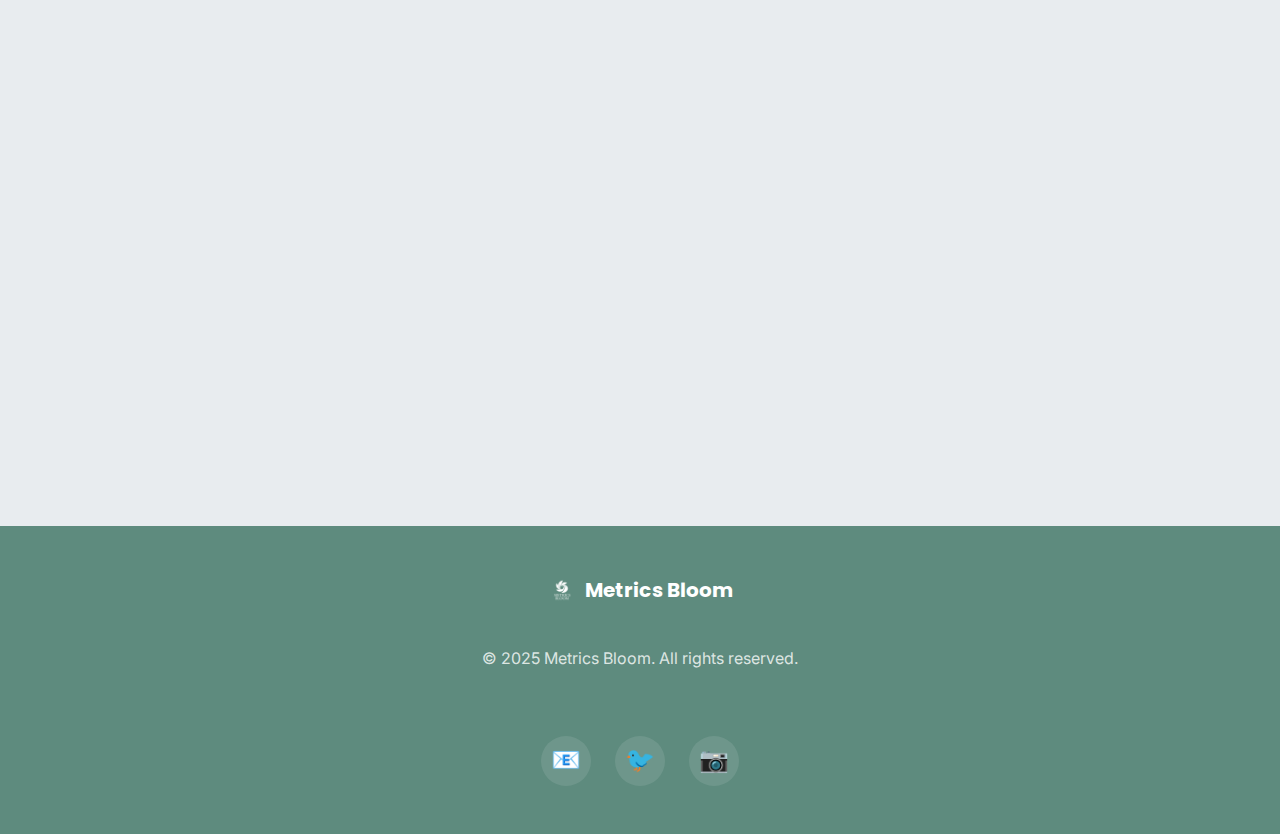
<file: metrics-bloomVF/en/contato.html>
<!DOCTYPE html>
<html lang="en">

<head>
    <meta charset="UTF-8">
    <meta name="viewport" content="width=device-width, initial-scale=1.0">
    <meta name="description" content="Contact Metrics Bloom. Request a consultation on digital sustainability and data governance.">
    <meta name="keywords" content="contact, consultation, digital sustainability, metrics bloom">

    <title>Contact - Metrics Bloom</title>
    <link rel="icon" type="image/png" href="assets/images/logo.png">
    <link rel="stylesheet" href="assets/css/style.css">

    <style>
        .contact-hero {
            background: linear-gradient(135deg, rgba(163, 210, 202, 0.2) 0%, rgba(94, 139, 126, 0.2) 100%);
            padding: 6rem 1.5rem 4rem;
            text-align: center;
        }

        .contact-section {
            padding: 4rem 0;
        }

        .contact-container {
            display: grid;
            grid-template-columns: 1fr 1fr;
            gap: 4rem;
            max-width: 1000px;
            margin: 0 auto;
        }

        .contact-form {
            background: white;
            padding: 3rem;
            border-radius: 20px;
            box-shadow: 0 15px 35px rgba(0, 0, 0, 0.1);
        }

        .contact-info {
            padding: 2rem;
        }

        .form-group {
            margin-bottom: 1.5rem;
        }

        .form-group label {
            display: block;
            margin-bottom: 0.5rem;
            font-weight: 600;
            color: var(--verde-escuro);
        }

        .form-group input,
        .form-group textarea,
        .form-group select {
            width: 100%;
            padding: 1rem;
            border: 2px solid var(--fundo-secundario);
            border-radius: 10px;
            font-size: 1rem;
            transition: border-color 0.3s ease;
            font-family: var(--font-corpo);
        }

        .form-group input:focus,
        .form-group textarea:focus,
        .form-group select:focus {
            outline: none;
            border-color: var(--verde-primario);
        }

        .form-group input.error,
        .form-group textarea.error,
        .form-group select.error {
            border-color: #e74c3c;
        }

        .field-error {
            color: #e74c3c;
            font-size: 0.875rem;
            margin-top: 0.25rem;
        }

        .form-group textarea {
            resize: vertical;
            min-height: 120px;
        }

        .submit-btn {
            background: var(--verde-primario);
            color: white;
            padding: 1rem 2rem;
            border: none;
            border-radius: 50px;
            font-size: 1.1rem;
            font-weight: 600;
            cursor: pointer;
            transition: all 0.3s ease;
            width: 100%;
        }

        .submit-btn:hover {
            background: var(--verde-escuro);
            transform: translateY(-2px);
        }

        .submit-btn:disabled {
            background: #ccc;
            cursor: not-allowed;
            transform: none;
        }

        .contact-item {
            display: flex;
            align-items: center;
            margin-bottom: 2rem;
            padding: 1.5rem;
            background: white;
            border-radius: 15px;
            box-shadow: 0 5px 15px rgba(0, 0, 0, 0.1);
        }

        .contact-icon {
            width: 50px;
            height: 50px;
            background: var(--verde-primario);
            border-radius: 50%;
            display: flex;
            align-items: center;
            justify-content: center;
            margin-right: 1rem;
            font-size: 1.5rem;
            color: white;
        }

        .contact-details h4 {
            margin-bottom: 0.5rem;
            color: var(--verde-escuro);
        }

        .contact-details p {
            color: var(--texto-secundario);
            margin: 0;
        }

        .success-message {
            background: #d4edda;
            color: #155724;
            padding: 1rem;
            border-radius: 10px;
            margin-bottom: 1rem;
            display: none;
        }

        @media (max-width: 768px) {
            .contact-container {
                grid-template-columns: 1fr;
                gap: 2rem;
            }

            .contact-form {
                padding: 2rem;
            }
        }
    </style>
</head>

<body>
    <!-- Header -->
    <header class="header" role="banner">
        <div class="header__container">
            <a href="index.html" class="header__logo" aria-label="Metrics Bloom - Home page">
                <img src="assets/images/logo.png" alt="Metrics Bloom Logo" class="header__logo-img">
                <span class="header__logo-text">Metrics Bloom</span>
            </a>

            <nav class="header__nav" role="navigation" aria-label="Main navigation">
                <ul>
                    <li><a href="index.html" class="header__nav-link">Home</a></li>
                    <li><a href="servicos.html" class="header__nav-link">Services</a></li>
                    <li><a href="sobre.html" class="header__nav-link">About</a></li>
                    <li><a href="contato.html" class="header__nav-link" aria-current="page">Contact</a></li>
                </ul>
            </nav>

            <button class="header__mobile-toggle" aria-label="Open navigation menu" aria-expanded="false">
                ☰
            </button>
        </div>
    </header>

    <!-- Main Content -->
    <main class="main" role="main">
        <!-- Hero Section -->
        <section class="contact-hero">
            <div class="section__container">
                <h1 class="fade-in">Contact Us</h1>
                <p class="fade-in" style="font-size: 1.2rem; color: var(--texto-secundario); max-width: 600px; margin: 1.5rem auto 0;">
                    Ready to transform your company's data management? Let's talk about how we can help.
                </p>
            </div>
        </section>

        <!-- Contact Section -->
        <section class="contact-section">
            <div class="section__container">
                <div class="contact-container">
                    <!-- Form -->
                    <div class="contact-form fade-in">
                        <h2 style="margin-bottom: 2rem; color: var(--verde-escuro);">Request a Consultation</h2>

                        <div class="success-message" id="success-message">
                            Message sent successfully! We will contact you soon.
                        </div>

                        <form id="contact-form" novalidate>
                            <div class="form-group">
                                <label for="nome">Full Name *</label>
                                <input type="text" id="nome" name="nome" required>
                            </div>

                            <div class="form-group">
                                <label for="email">Email *</label>
                                <input type="email" id="email" name="email" required>
                            </div>

                            <div class="form-group">
                                <label for="empresa">Company</label>
                                <input type="text" id="empresa" name="empresa">
                            </div>

                            <div class="form-group">
                                <label for="telefone">Phone</label>
                                <input type="tel" id="telefone" name="telefone">
                            </div>

                            <div class="form-group">
                                <label for="servico">Service of Interest</label>
                                <select id="servico" name="servico">
                                    <option value="">Select a service</option>
                                    <option value="governanca-dados">Sustainable Data Governance</option>
                                    <option value="cultura-digital">Digital Hygiene Culture</option>
                                    <option value="consultoria-geral">General Consultation</option>
                                    <option value="outro">Other</option>
                                </select>
                            </div>

                            <div class="form-group">
                                <label for="mensagem">Message *</label>
                                <textarea id="mensagem" name="mensagem" placeholder="Tell us more about your needs and challenges..." required></textarea>
                            </div>

                            <button type="submit" class="submit-btn">Send Message</button>
                        </form>
                    </div>

                    <!-- Contact Information -->
                    <div class="contact-info fade-in">
                        <h2 style="margin-bottom: 2rem; color: var(--verde-escuro);">Other Ways to Contact</h2>

                        <div class="contact-item">
                            <div class="contact-icon">📧</div>
                            <div class="contact-details">
                                <h4>Email</h4>
                                <p>contato@metricsbloom.com</p>
                            </div>
                        </div>

                        <div class="contact-item">
                            <div class="contact-icon">📱</div>
                            <div class="contact-details">
                                <h4>Phone</h4>
                                <p>+351 911545360</p>
                            </div>
                        </div>

                        <div class="contact-item">
                            <div class="contact-icon">💼</div>
                            <div class="contact-details">
                                <h4>LinkedIn</h4>
                                <p>
                                <p>
                                    <a href="https://www.linkedin.com/in/pablo-monteiro-86a45b235" target="_blank" rel="noopener noreferrer">
                                        Pablo Monteiro
                                    </a>
                                </p>
                                </p>
                            </div>
                        </div>

                        <div class="contact-item">
                            <div class="contact-icon">⏰</div>
                            <div class="contact-details">
                                <h4>Business Hours</h4>
                                <p>Monday to Friday: 9am to 6pm</p>
                            </div>
                        </div>

                        <div style="margin-top: 2rem; padding: 2rem; background: var(--fundo-secundario); border-radius: 15px;">
                            <h4 style="color: var(--verde-escuro); margin-bottom: 1rem;">Quick Response</h4>
                            <p style="color: var(--texto-secundario); margin: 0;">
                                We respond to all messages within 24 hours. For urgent matters,
                                contact us directly by email with subject: "urgent".
                            </p>
                        </div>
                    </div>
                </div>
            </div>
        </section>

        <!-- FAQ Section -->
        <section class="section" style="background-color: var(--fundo-secundario);">
            <div class="section__container">
                <h2 class="section__title fade-in">Frequently Asked Questions</h2>

                <div class="cards">
                    <article class="card fade-in">
                        <h3>How long does it take to see results?</h3>
                        <p>
                            The first results in storage cost reduction can be seen
                            in 30-60 days. Complete cultural transformation occurs in 6-12 months.
                        </p>
                    </article>

                    <article class="card fade-in">
                        <h3>What size companies do you work with?</h3>
                        <p>
                            We serve from startups to large corporations. Our solutions are
                            scalable and adaptable to the size and needs of each organization.
                        </p>
                    </article>

                    <article class="card fade-in">
                        <h3>How is the implementation done?</h3>
                        <p>
                            We start with a complete audit of your data, followed by gradual implementation
                            of policies and team training. The entire process is closely monitored.
                        </p>
                    </article>
                </div>
            </div>
        </section>
    </main>

    <!-- Footer -->
    <footer class="footer" role="contentinfo">
        <div class="footer__container">
            <div class="footer__logo">
                <img src="assets/images/logo.png" alt="Metrics Bloom Logo" class="footer__logo-img">
                <span class="footer__logo-text">Metrics Bloom</span>
            </div>

            <p class="footer__copyright">
                © 2025 Metrics Bloom. All rights reserved.
            </p>

            <div class="footer__social" role="list">
                <a href="#" class="footer__social-link" aria-label="LinkedIn" role="listitem">📧</a>
                <a href="#" class="footer__social-link" aria-label="Twitter" role="listitem">🐦</a>
                <a href="#" class="footer__social-link" aria-label="Instagram" role="listitem">📷</a>
            </div>
        </div>
    </footer>

    <!-- JavaScript -->
    <script src="assets/js/main.js"></script>
    <script src="assets/js/language-switcher.js"></script>
    <script>
        // Contact form specific functionality
        document.getElementById('contact-form').addEventListener('submit', function (e) {
            e.preventDefault();

            if (MetricsBloom.validateForm(this)) {
                // Simulate form submission
                const submitBtn = this.querySelector('.submit-btn');
                const originalText = submitBtn.textContent;

                submitBtn.disabled = true;
                submitBtn.textContent = 'Sending...';

                setTimeout(() => {
                    document.getElementById('success-message').style.display = 'block';
                    this.reset();
                    submitBtn.disabled = false;
                    submitBtn.textContent = originalText;

                    // Scroll to success message
                    document.getElementById('success-message').scrollIntoView({
                        behavior: 'smooth',
                        block: 'center'
                    });
                }, 2000);
            }
        });
    </script>
</body>

</html>
</file>
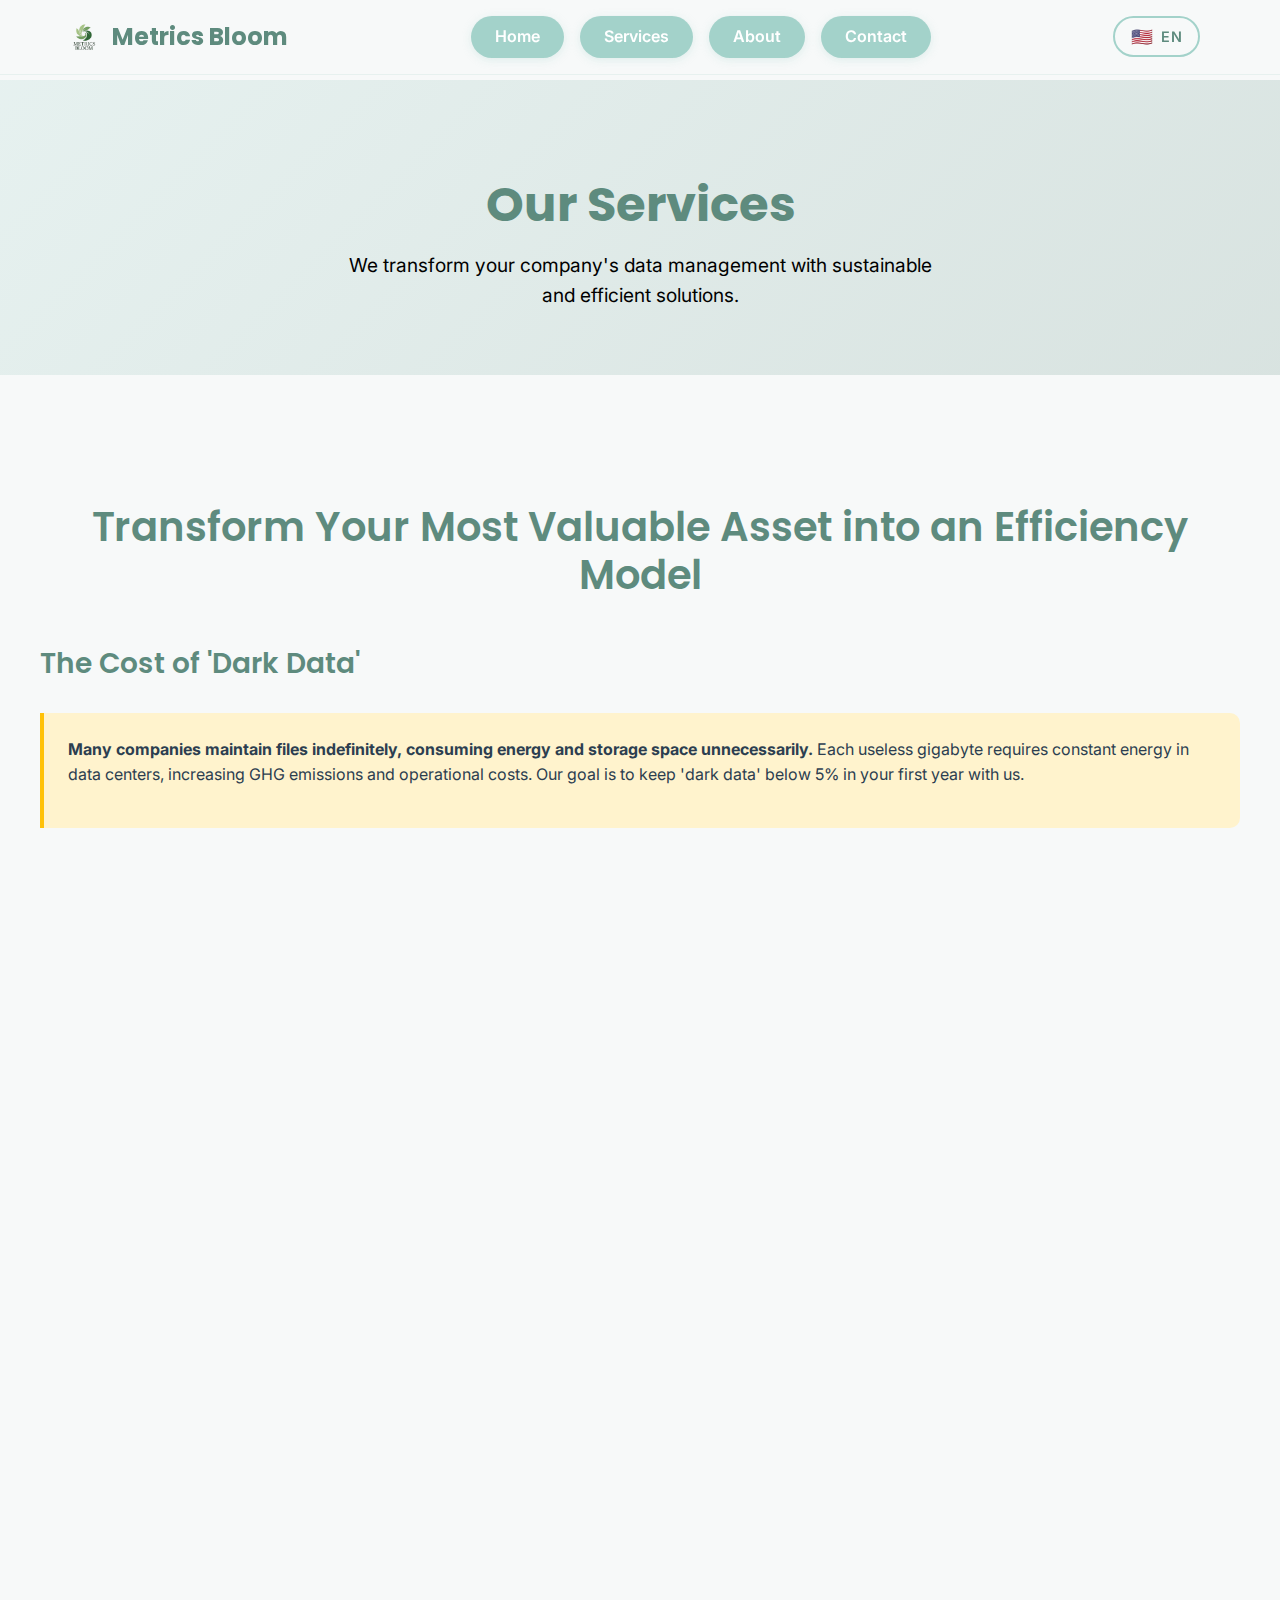
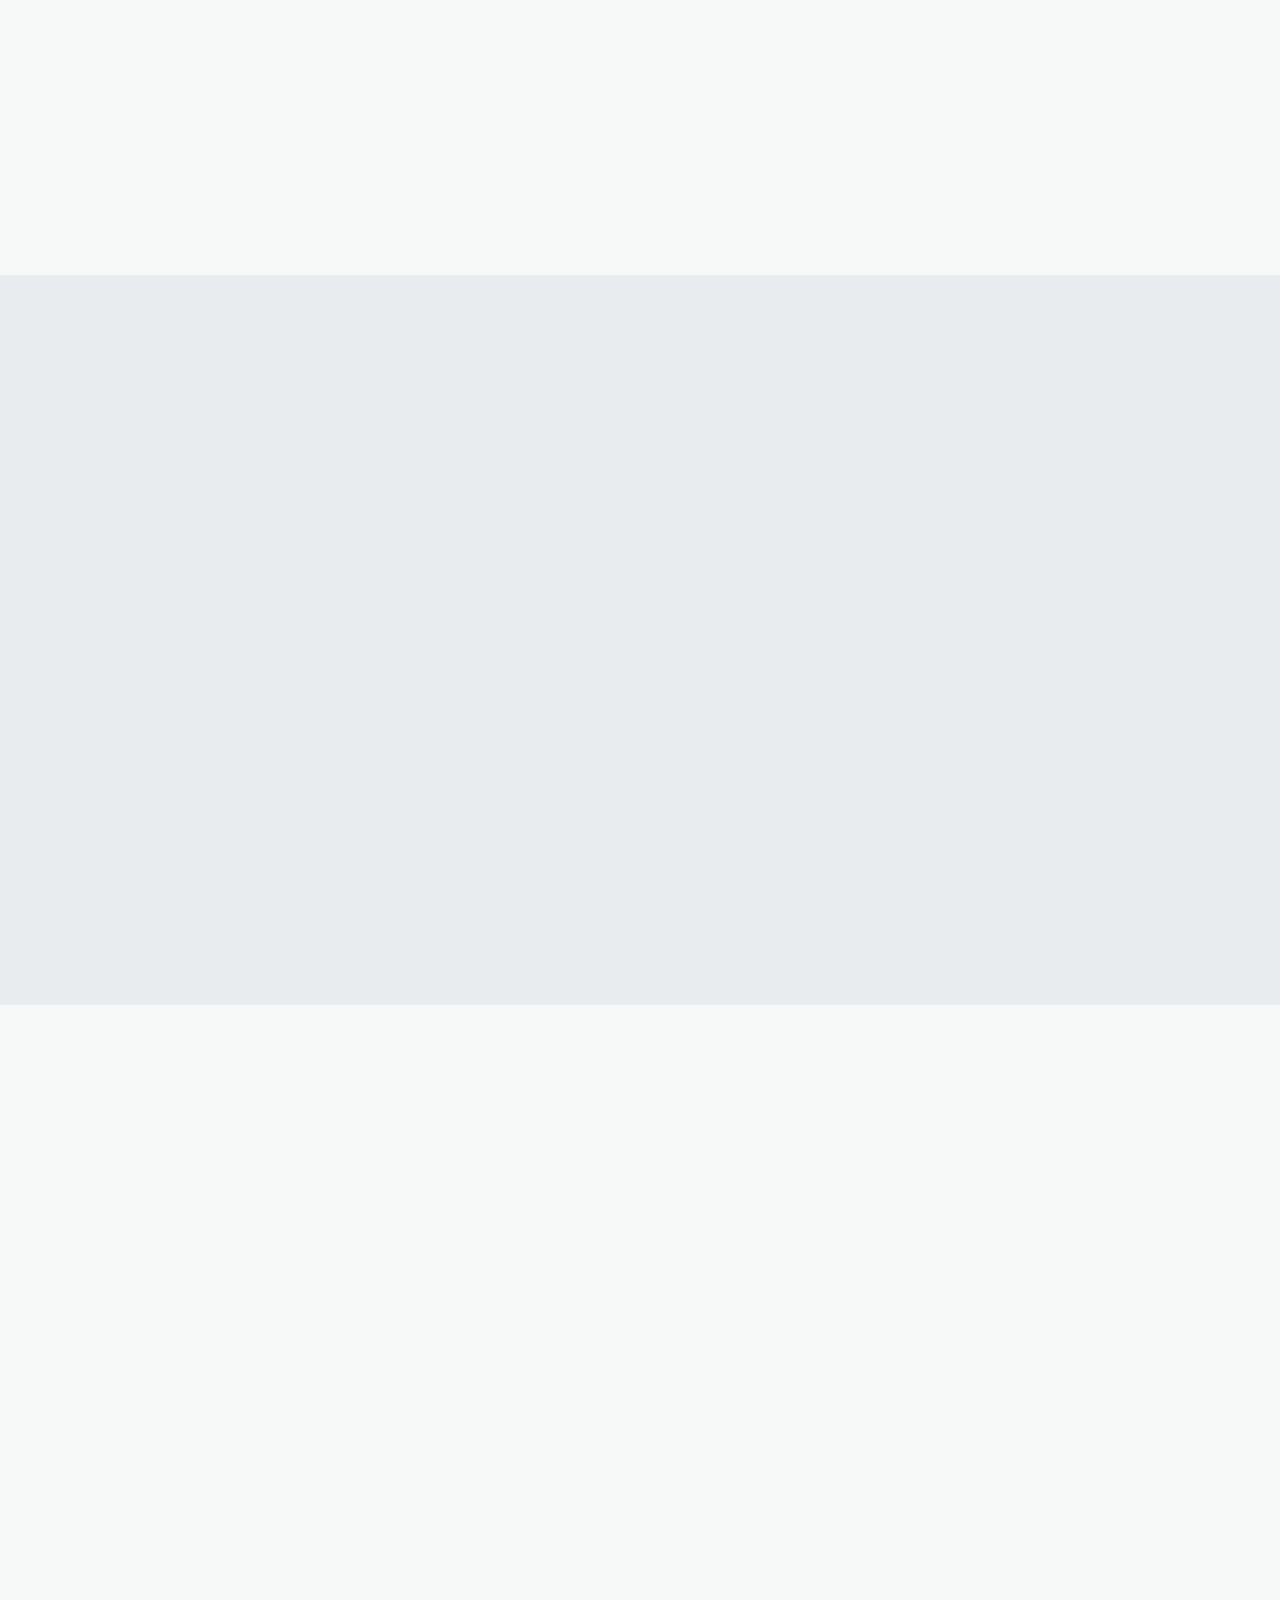
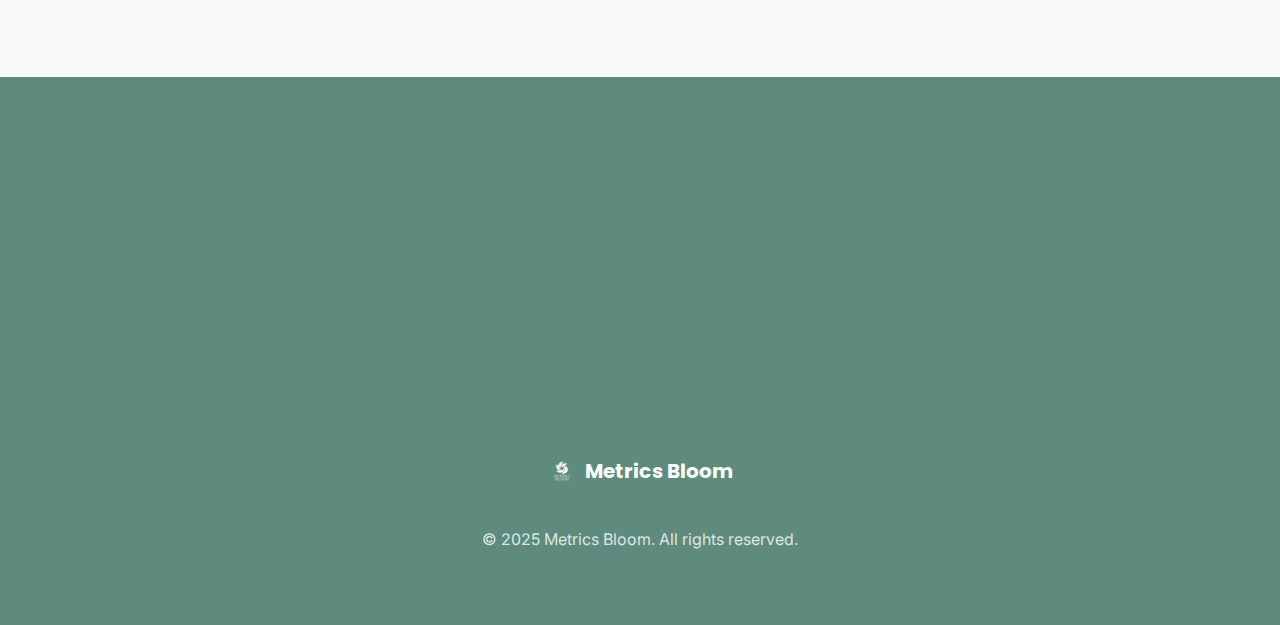
<file: metrics-bloomVF/en/servicos.html>
<!DOCTYPE html>
<html lang="en">

<head>
    <meta charset="UTF-8">
    <meta name="viewport" content="width=device-width, initial-scale=1.0">
    <meta name="description" content="Metrics Bloom Services - Sustainable Data Governance and Digital Hygiene Culture for modern companies.">
    <meta name="keywords" content="data governance, dark data, digital hygiene, clean cloud, digital sustainability">

    <title>Services - Metrics Bloom</title>
    <link rel="icon" type="image/png" href="assets/images/logo.png">
    <link rel="stylesheet" href="assets/css/style.css">

    <style>
        .services-hero {
            background: linear-gradient(135deg, rgba(163, 210, 202, 0.2) 0%, rgba(94, 139, 126, 0.2) 100%);
            padding: 6rem 1.5rem 4rem;
            text-align: center;
        }

        .lifecycle-chart {
            background: white;
            border-radius: 20px;
            padding: 2rem;
            margin: 2rem 0;
            box-shadow: 0 10px 30px rgba(0, 0, 0, 0.1);
        }

        .lifecycle-stages {
            display: grid;
            grid-template-columns: repeat(auto-fit, minmax(200px, 1fr));
            gap: 1.5rem;
            margin-bottom: 2rem;
        }

        .lifecycle-stage {
            text-align: center;
            padding: 1.5rem;
            border-radius: 15px;
            background: var(--fundo-secundario);
            transition: all 0.3s ease;
            opacity: 0.6;
        }

        .lifecycle-stage.active {
            background: var(--verde-primario);
            color: white;
            opacity: 1;
            transform: scale(1.05);
        }

        .stage-icon {
            font-size: 2rem;
            margin-bottom: 1rem;
        }

        .lifecycle-controls {
            text-align: center;
        }

        .lifecycle-controls button {
            background: var(--verde-primario);
            color: white;
            border: none;
            padding: 0.75rem 1.5rem;
            margin: 0 0.5rem;
            border-radius: 25px;
            cursor: pointer;
            transition: all 0.3s ease;
        }

        .lifecycle-controls button:hover {
            background: var(--verde-escuro);
            transform: translateY(-2px);
        }

        .service-section {
            margin: 4rem 0;
        }

        .service-problem {
            background: #fff3cd;
            border-left: 4px solid #ffc107;
            padding: 1.5rem;
            margin: 2rem 0;
            border-radius: 0 10px 10px 0;
        }

        .service-solution {
            background: #d1edff;
            border-left: 4px solid var(--verde-primario);
            padding: 1.5rem;
            margin: 2rem 0;
            border-radius: 0 10px 10px 0;
        }

        .steps-grid {
            display: grid;
            grid-template-columns: repeat(auto-fit, minmax(250px, 1fr));
            gap: 2rem;
            margin: 2rem 0;
        }

        .step-card {
            background: white;
            padding: 2rem;
            border-radius: 15px;
            box-shadow: 0 5px 15px rgba(0, 0, 0, 0.1);
            text-align: center;
            position: relative;
        }

        .step-number {
            position: absolute;
            top: -15px;
            left: 50%;
            transform: translateX(-50%);
            background: var(--verde-primario);
            color: white;
            width: 30px;
            height: 30px;
            border-radius: 50%;
            display: flex;
            align-items: center;
            justify-content: center;
            font-weight: bold;
        }

        .two-columns {
            display: grid;
            grid-template-columns: repeat(auto-fit, minmax(300px, 1fr));
            gap: 2rem;
            margin: 2rem 0;
        }

        .highlight-box {
            background: var(--fundo-secundario);
            padding: 2rem;
            border-radius: 15px;
            border: 2px solid var(--verde-primario);
        }
    </style>
</head>

<body>
    <!-- Header -->
    <header class="header" role="banner">
        <div class="header__container">
            <a href="index.html" class="header__logo" aria-label="Metrics Bloom - Home page">
                <img src="assets/images/logo.png" alt="Metrics Bloom Logo" class="header__logo-img">
                <span class="header__logo-text">Metrics Bloom</span>
            </a>

            <nav class="header__nav" role="navigation" aria-label="Main navigation">
                <ul>
                    <li><a href="index.html" class="header__nav-link">Home</a></li>
                    <li><a href="servicos.html" class="header__nav-link" aria-current="page">Services</a></li>
                    <li><a href="sobre.html" class="header__nav-link">About</a></li>
                    <li><a href="contato.html" class="header__nav-link">Contact</a></li>
                </ul>
            </nav>

            <button class="header__mobile-toggle" aria-label="Open navigation menu" aria-expanded="false">
                ☰
            </button>
        </div>
    </header>

    <!-- Main Content -->
    <main class="main" role="main">
        <!-- Hero Section -->
        <section class="services-hero">
            <div class="section__container">
                <h1 class="fade-in">Our Services</h1>
                <p class="fade-in" style="font-size: 1.2rem; color: var(--texto-secundario); max-width: 600px; margin: 0 auto;">
                    We transform your company's data management with sustainable and efficient solutions.
                </p>
            </div>
        </section>

        <!-- Section 1: Sustainable Data Governance -->
        <section class="section service-section">
            <div class="section__container">
                <h2 class="section__title fade-in">Transform Your Most Valuable Asset into an Efficiency Model</h2>

                <!-- The Invisible Problem -->
                <div class="fade-in">
                    <h3>The Cost of 'Dark Data'</h3>
                    <div class="service-problem">
                        <p>
                            <strong>Many companies maintain files indefinitely, consuming energy and storage space unnecessarily.</strong>
                            Each useless gigabyte requires constant energy in data centers, increasing GHG emissions and operational costs.
                            Our goal is to keep 'dark data' below 5% in your first year with us.
                        </p>
                    </div>
                </div>

                <!-- Our Technical Solution -->
                <div class="fade-in">
                    <h3>The Corporate Digital Hygiene Program</h3>
                    <div class="service-solution">
                        <p>
                            Our technical and strategic approach ensures that your data works in favor of efficiency and sustainability.
                        </p>
                    </div>

                    <div class="steps-grid">
                        <div class="step-card">
                            <div class="step-number">1</div>
                            <h4>Mapping and Classification</h4>
                            <p>The first step is to classify data according to its value to the business.</p>
                        </div>

                        <div class="step-card">
                            <div class="step-number">2</div>
                            <h4>Lifecycle Policy</h4>
                            <p>We define automatic deadlines for retention, archiving or secure deletion of data.</p>
                        </div>

                        <div class="step-card">
                            <div class="step-number">3</div>
                            <h4>Automated Governance</h4>
                            <p>We use tools to apply policies without constant manual intervention, ensuring agility and compliance.</p>
                        </div>
                    </div>
                </div>

                <!-- Interactive Infographic -->
                <div class="fade-in">
                    <h3>Data Lifecycle - Interactive Demonstration</h3>
                    <div id="data-lifecycle-chart"></div>
                </div>
            </div>
        </section>

        <!-- Section 2: Digital Hygiene Culture -->
        <section class="section service-section" style="background-color: var(--fundo-secundario);">
            <div class="section__container">
                <h2 class="section__title fade-in">Empowering People for a Sustainable Digital Future</h2>

                <!-- The Human Challenge -->
                <div class="fade-in">
                    <h3>Technology without Culture doesn't Generate Transformation</h3>
                    <div class="service-problem">
                        <p>
                            <strong>Digital sustainability is only effective when it becomes part of the culture.</strong>
                            Our focus is to build a strong culture from the beginning, avoiding apathy and ensuring that
                            each employee understands their role.
                        </p>
                    </div>
                </div>

                <!-- Our Immersive Approach -->
                <div class="fade-in">
                    <h3>Integration and Continuous Engagement</h3>

                    <div class="two-columns">
                        <div class="highlight-box">
                            <h4>🎯 'Clean Cloud' Onboarding</h4>
                            <p>
                                We provide the 'Clean Cloud Onboarding Kit', a mandatory module for all
                                new employees, ensuring 100% completion and alignment from day one.
                            </p>
                        </div>

                        <div class="highlight-box">
                            <h4>🌱 'Data Diet Day'</h4>
                            <p>
                                We promote 'Data Diet Day', an engagement initiative for teams to review
                                and optimize their own digital files, reinforcing individual and collective responsibility.
                            </p>
                        </div>
                    </div>
                </div>
            </div>
        </section>

        <!-- Results Section -->
        <section class="section">
            <div class="section__container">
                <h2 class="section__title fade-in">Expected Results</h2>

                <div class="cards">
                    <article class="card fade-in">
                        <div class="card__icon">📉</div>
                        <h3>Cost Reduction</h3>
                        <p>Up to 40% reduction in storage costs in the first year through dark data elimination.</p>
                    </article>

                    <article class="card fade-in">
                        <div class="card__icon">⚡</div>
                        <h3>Greater Efficiency</h3>
                        <p>60% faster access to relevant data with organized structures and clear policies.</p>
                    </article>

                    <article class="card fade-in">
                        <div class="card__icon">🌍</div>
                        <h3>Environmental Impact</h3>
                        <p>Significant reduction in digital carbon footprint through sustainable data management practices.</p>
                    </article>
                </div>
            </div>
        </section>

        <!-- Call to Action -->
        <section class="section" style="background-color: var(--verde-escuro); color: white;">
            <div class="section__container" style="text-align: center;">
                <h2 class="fade-in" style="color: white;">Ready to Get Started?</h2>
                <p class="fade-in" style="font-size: 1.2rem; margin-bottom: 2rem;">
                    Contact us and discover how we can transform your company's data management.
                </p>
                <a href="contato.html" class="hero__cta fade-in" style="background-color: var(--verde-primario);">
                    Request Consultation
                </a>
            </div>
        </section>
    </main>

    <!-- Footer -->
    <footer class="footer" role="contentinfo">
        <div class="footer__container">
            <div class="footer__logo">
                <img src="assets/images/logo.png" alt="Metrics Bloom Logo" class="footer__logo-img">
                <span class="footer__logo-text">Metrics Bloom</span>
            </div>

            <p class="footer__copyright">
                © 2025 Metrics Bloom. All rights reserved.
            </p>


        </div>
    </footer>

    <!-- JavaScript -->
    <script src="assets/js/main.js"></script>
    <script src="assets/js/language-switcher.js"></script>
    <script>
        // Initialize the interactive chart when the page loads
        document.addEventListener('DOMContentLoaded', function () {
            if (typeof MetricsBloom !== 'undefined') {
                MetricsBloom.createDataLifecycleChart();
            }
        });
    </script>
</body>

</html>
</file>
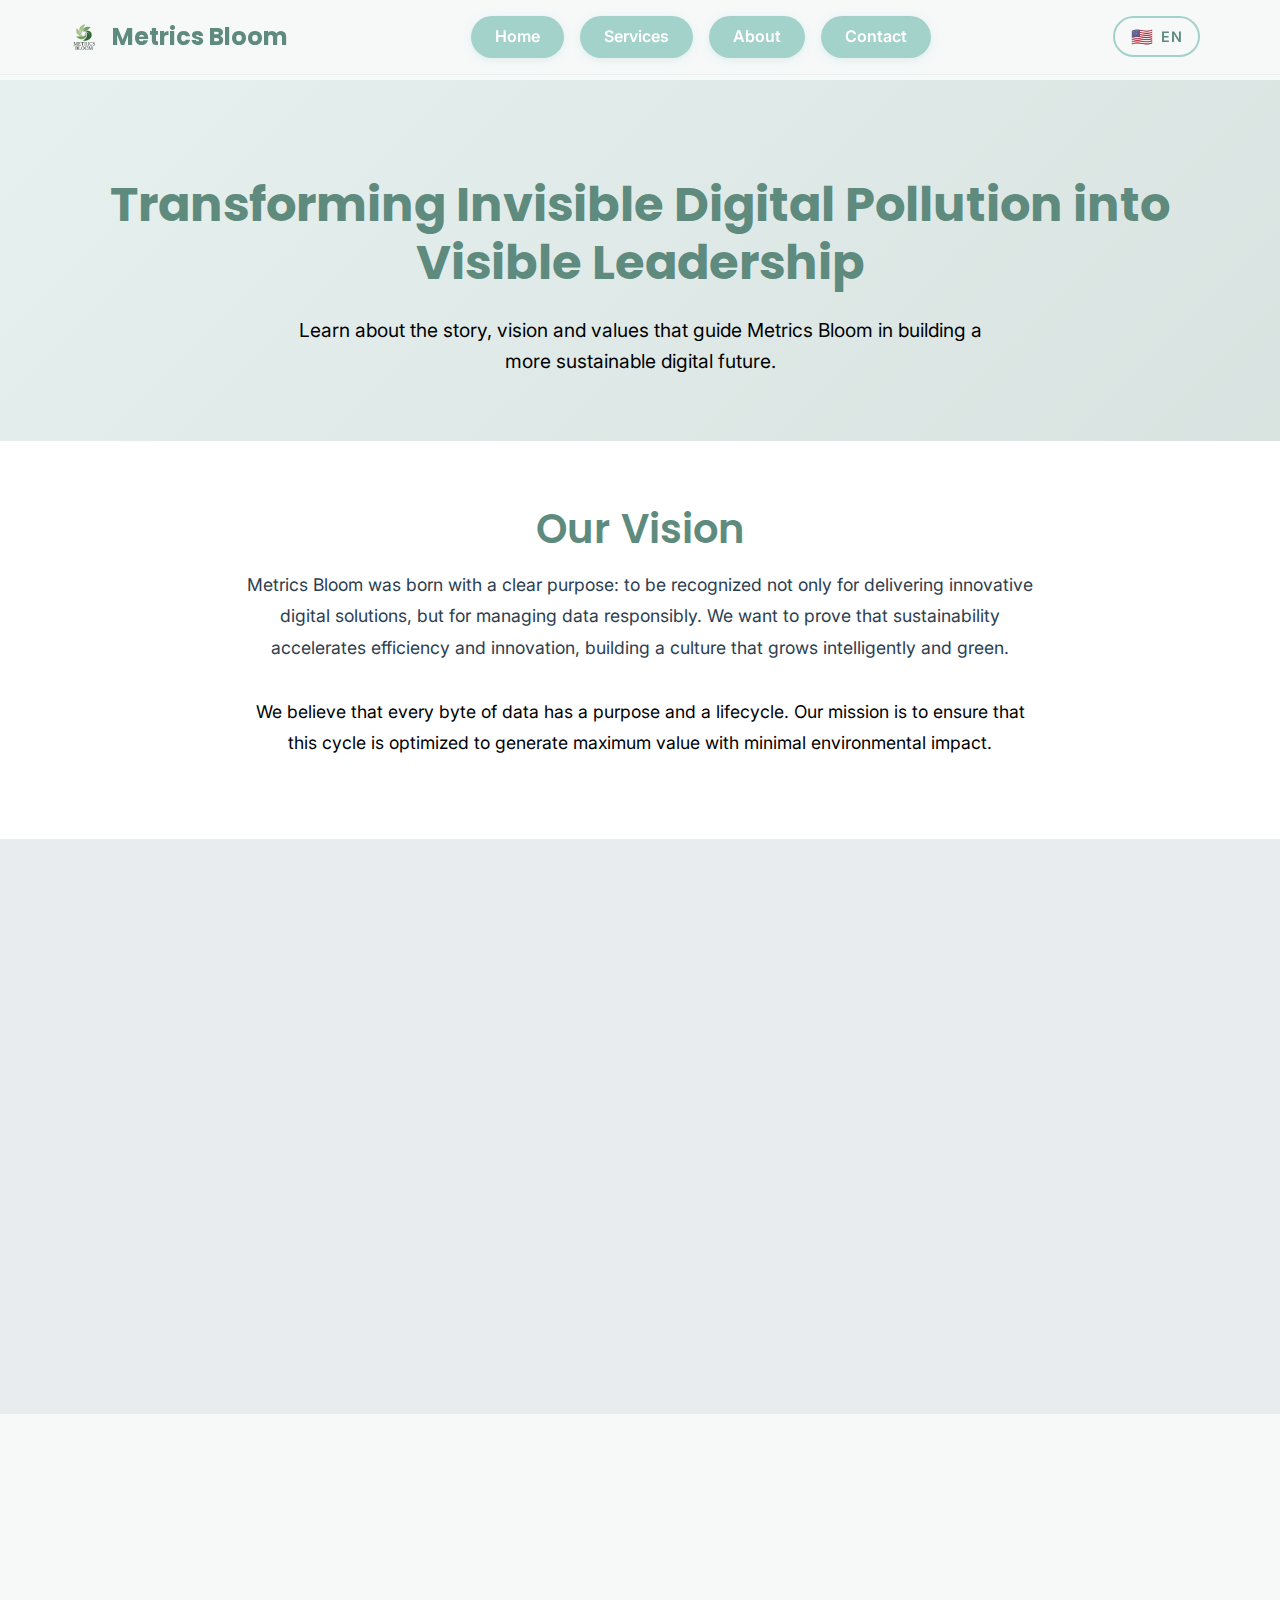
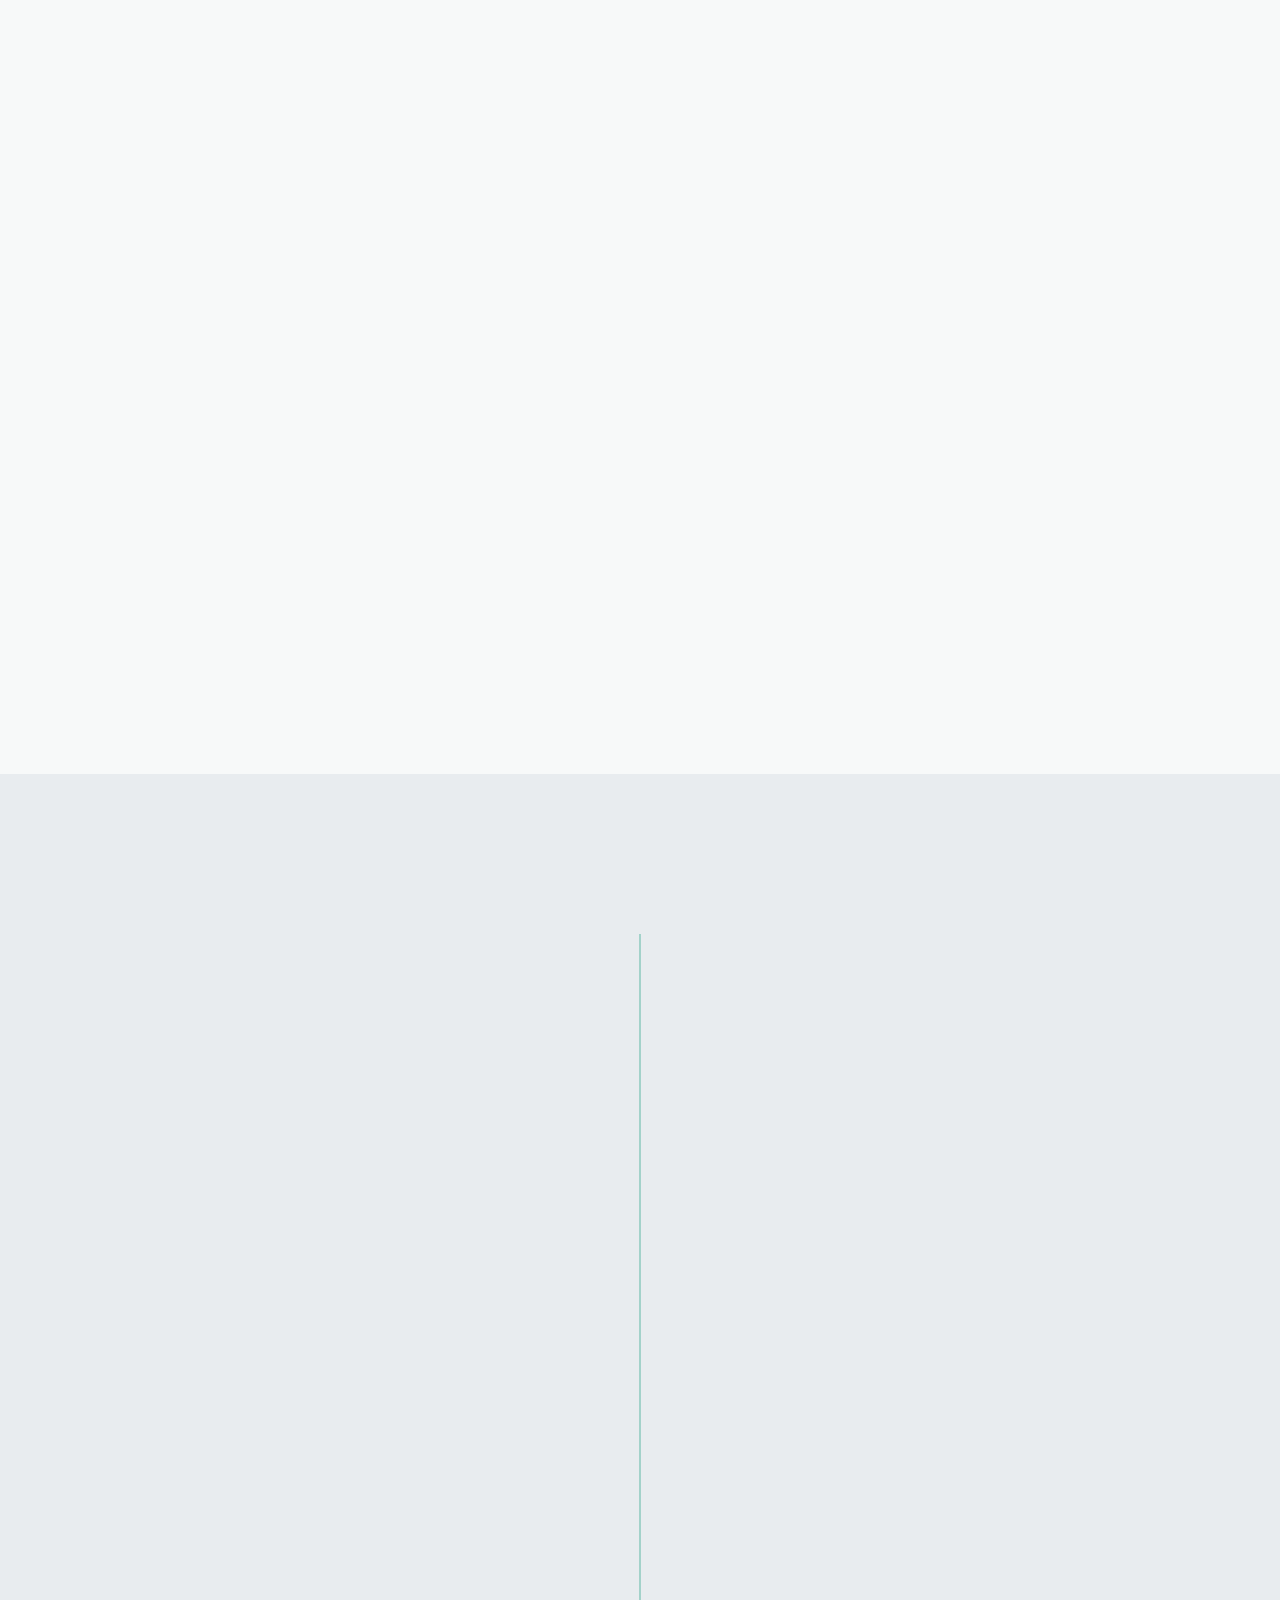
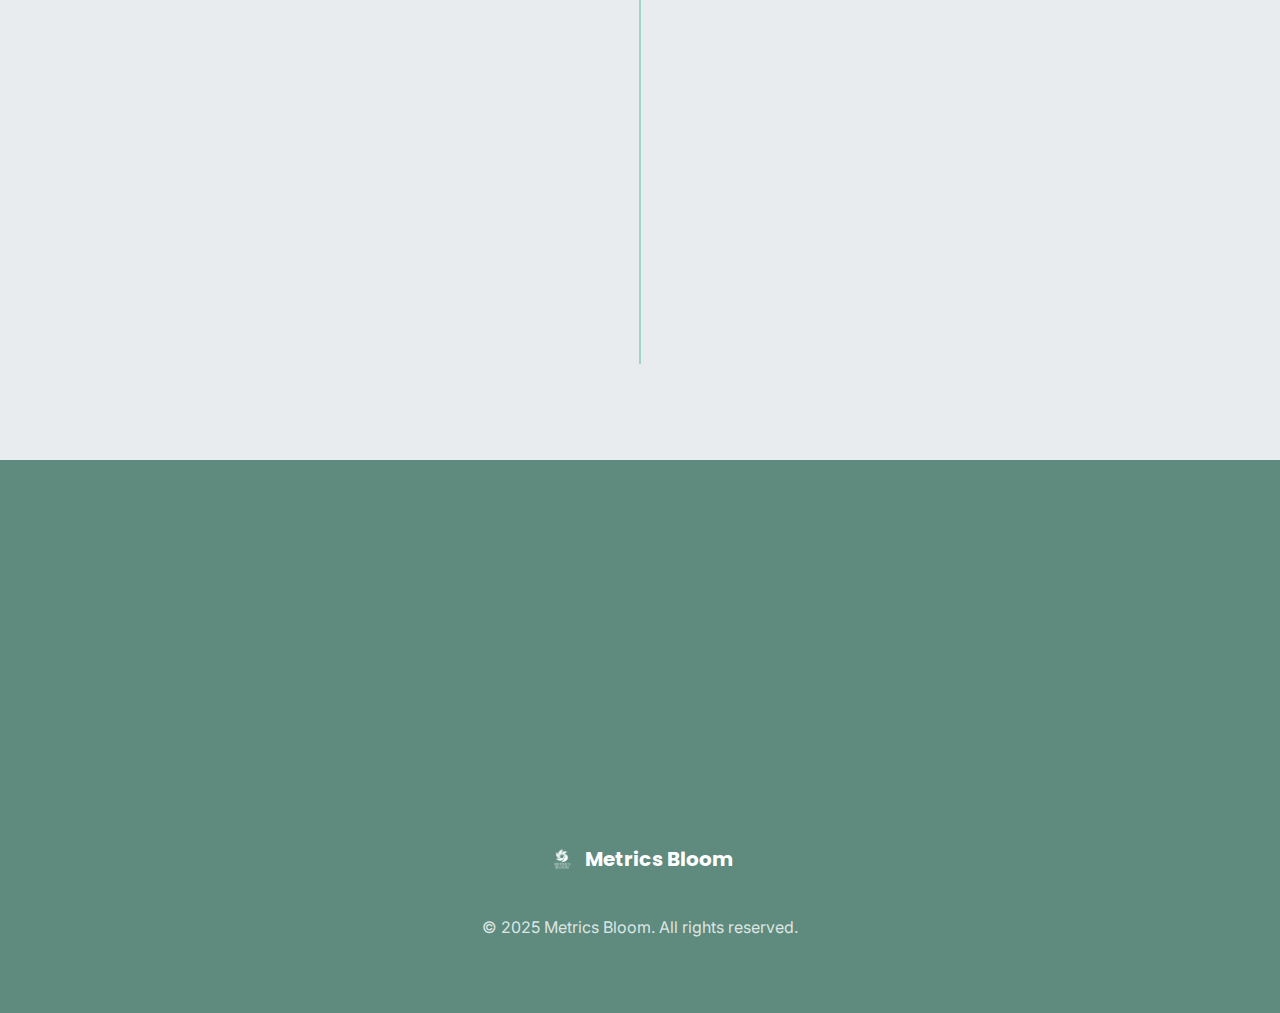
<file: metrics-bloomVF/en/sobre.html>
<!DOCTYPE html>
<html lang="en">

<head>
    <meta charset="UTF-8">
    <meta name="viewport" content="width=device-width, initial-scale=1.0">
    <meta name="description" content="About Metrics Bloom - Transforming Invisible Digital Pollution into Visible Leadership. Learn about our vision and founder.">
    <meta name="keywords" content="metrics bloom, pablo henrique, digital sustainability, innovation, leadership">

    <title>About - Metrics Bloom</title>
    <link rel="icon" type="image/png" href="assets/images/logo.png">
    <link rel="stylesheet" href="assets/css/style.css">

    <style>
        .about-hero {
            background: linear-gradient(135deg, rgba(163, 210, 202, 0.2) 0%, rgba(94, 139, 126, 0.2) 100%);
            padding: 6rem 1.5rem 4rem;
            text-align: center;
        }

        .vision-section {
            background: white;
            padding: 4rem 0;
        }

        .vision-content {
            max-width: 800px;
            margin: 0 auto;
            text-align: center;
        }

        .founder-section {
            background: var(--fundo-secundario);
            padding: 4rem 0;
        }

        .founder-card {
            background: white;
            border-radius: 20px;
            padding: 3rem;
            box-shadow: 0 15px 35px rgba(0, 0, 0, 0.1);
            max-width: 800px;
            margin: 0 auto;
            display: grid;
            grid-template-columns: 200px 1fr;
            gap: 2rem;
            align-items: center;
        }

        .founder-photo {
            width: 200px;
            height: 200px;
            border-radius: 50%;
            background: linear-gradient(135deg, var(--verde-primario), var(--verde-escuro));
            display: flex;
            align-items: center;
            justify-content: center;
            font-size: 4rem;
            color: white;
            box-shadow: 0 10px 25px rgba(163, 210, 202, 0.4);
        }

        .founder-info h2 {
            margin-bottom: 0.5rem;
            color: var(--verde-escuro);
        }

        .founder-info h3 {
            color: var(--verde-primario);
            font-weight: 500;
            margin-bottom: 1.5rem;
        }

        .values-section {
            padding: 4rem 0;
        }

        .values-grid {
            display: grid;
            grid-template-columns: repeat(auto-fit, minmax(300px, 1fr));
            gap: 2rem;
            margin-top: 3rem;
        }

        .value-card {
            background: white;
            padding: 2.5rem;
            border-radius: 15px;
            box-shadow: 0 8px 25px rgba(0, 0, 0, 0.1);
            text-align: center;
            transition: transform 0.3s ease;
        }

        .value-card:hover {
            transform: translateY(-5px);
        }

        .value-icon {
            width: 80px;
            height: 80px;
            background: var(--verde-primario);
            border-radius: 50%;
            display: flex;
            align-items: center;
            justify-content: center;
            margin: 0 auto 1.5rem;
            font-size: 2rem;
            color: white;
        }

        .timeline-section {
            background: var(--fundo-secundario);
            padding: 4rem 0;
        }

        .timeline {
            max-width: 600px;
            margin: 0 auto;
            position: relative;
        }

        .timeline::before {
            content: '';
            position: absolute;
            left: 50%;
            top: 0;
            bottom: 0;
            width: 2px;
            background: var(--verde-primario);
            transform: translateX(-50%);
        }

        .timeline-item {
            position: relative;
            margin: 2rem 0;
            padding: 0 2rem;
        }

        .timeline-item:nth-child(odd) {
            text-align: right;
            padding-right: calc(50% + 2rem);
        }

        .timeline-item:nth-child(even) {
            text-align: left;
            padding-left: calc(50% + 2rem);
        }

        .timeline-dot {
            position: absolute;
            left: 50%;
            top: 0;
            width: 20px;
            height: 20px;
            background: var(--verde-primario);
            border-radius: 50%;
            transform: translateX(-50%);
            border: 4px solid white;
            box-shadow: 0 0 0 4px var(--verde-primario);
        }

        .timeline-content {
            background: white;
            padding: 1.5rem;
            border-radius: 10px;
            box-shadow: 0 5px 15px rgba(0, 0, 0, 0.1);
        }

        @media (max-width: 768px) {
            .founder-card {
                grid-template-columns: 1fr;
                text-align: center;
            }

            .founder-photo {
                margin: 0 auto;
            }

            .timeline::before {
                left: 20px;
            }

            .timeline-item {
                padding-left: 3rem !important;
                padding-right: 1rem !important;
                text-align: left !important;
            }

            .timeline-dot {
                left: 20px;
            }
        }
    </style>
</head>

<body>
    <!-- Header -->
    <header class="header" role="banner">
        <div class="header__container">
            <a href="index.html" class="header__logo" aria-label="Metrics Bloom - Home page">
                <img src="assets/images/logo.png" alt="Metrics Bloom Logo" class="header__logo-img">
                <span class="header__logo-text">Metrics Bloom</span>
            </a>

            <nav class="header__nav" role="navigation" aria-label="Main navigation">
                <ul>
                    <li><a href="index.html" class="header__nav-link">Home</a></li>
                    <li><a href="servicos.html" class="header__nav-link">Services</a></li>
                    <li><a href="sobre.html" class="header__nav-link" aria-current="page">About</a></li>
                    <li><a href="contato.html" class="header__nav-link">Contact</a></li>
                </ul>
            </nav>

            <button class="header__mobile-toggle" aria-label="Open navigation menu" aria-expanded="false">
                ☰
            </button>
        </div>
    </header>

    <!-- Main Content -->
    <main class="main" role="main">
        <!-- Hero Section -->
        <section class="about-hero">
            <div class="section__container">
                <h1 class="fade-in">Transforming Invisible Digital Pollution into Visible Leadership</h1>
                <p class="fade-in" style="font-size: 1.2rem; color: var(--texto-secundario); max-width: 700px; margin: 1.5rem auto 0;">
                    Learn about the story, vision and values that guide Metrics Bloom in building a more sustainable digital future.
                </p>
            </div>
        </section>

        <!-- Vision Section -->
        <section class="vision-section">
            <div class="section__container">
                <div class="vision-content fade-in">
                    <h2>Our Vision</h2>
                    <p style="font-size: 1.1rem; line-height: 1.8; margin-bottom: 2rem;">
                        Metrics Bloom was born with a clear purpose: to be recognized not only for delivering innovative
                        digital solutions, but for managing data responsibly. We want to prove that sustainability
                        accelerates efficiency and innovation, building a culture that grows intelligently and green.
                    </p>
                    <p style="font-size: 1.1rem; line-height: 1.8; color: var(--texto-secundario);">
                        We believe that every byte of data has a purpose and a lifecycle. Our mission is to ensure
                        that this cycle is optimized to generate maximum value with minimal environmental impact.
                    </p>
                </div>
            </div>
        </section>

        <!-- Founder Section -->
        <section class="founder-section">
            <div class="section__container">
                <div class="founder-card fade-in">
                    <div class="founder-photo">
                        <img src="assets/images/Foto site.png" alt="Founder Pablo Monteiro Photo">
                    </div>
                    <div class="founder-info">
                        <h2>Pablo Monteiro</h2>
                        <h3>Founder & Lead Strategist</h3>
                        <p>
                            Responsible for defining Metrics Bloom's strategic vision and incorporating sustainability
                            as a core principle since its conception. With a passion for technology and the environment,
                            Pablo believes that digital innovation must go hand in hand with environmental responsibility.
                        </p>
                        <p style="margin-top: 1rem; color: var(--texto-secundario);">
                            "It's not enough to create efficient digital solutions. We need to create solutions that are efficient
                            AND sustainable. The future of technology is green, or it won't be a future."
                        </p>
                    </div>
                </div>
            </div>
        </section>

        <!-- Values Section -->
        <section class="values-section">
            <div class="section__container">
                <h2 class="section__title fade-in">Our Values</h2>

                <div class="values-grid">
                    <div class="value-card fade-in">
                        <div class="value-icon">🌱</div>
                        <h3>Sustainability</h3>
                        <p>
                            Every decision we make considers environmental impact. We believe that technology
                            should be a force for good for the planet.
                        </p>
                    </div>

                    <div class="value-card fade-in">
                        <div class="value-icon">🎯</div>
                        <h3>Efficiency</h3>
                        <p>
                            We always seek maximum efficiency in our processes and solutions, eliminating
                            waste and optimizing resources.
                        </p>
                    </div>

                    <div class="value-card fade-in">
                        <div class="value-icon">🚀</div>
                        <h3>Innovation</h3>
                        <p>
                            We are always at the forefront of technology, developing creative solutions
                            for the challenges of the modern digital world.
                        </p>
                    </div>

                    <div class="value-card fade-in">
                        <div class="value-icon">🤝</div>
                        <h3>Transparency</h3>
                        <p>
                            We maintain clear and honest communication with our clients, partners and team,
                            building relationships based on trust.
                        </p>
                    </div>

                    <div class="value-card fade-in">
                        <div class="value-icon">📚</div>
                        <h3>Education</h3>
                        <p>
                            We believe in the power of education to transform organizational cultures
                            and create lasting change.
                        </p>
                    </div>

                    <div class="value-card fade-in">
                        <div class="value-icon">🌍</div>
                        <h3>Responsibility</h3>
                        <p>
                            We take responsibility for the impact of our actions and work
                            to leave a positive legacy.
                        </p>
                    </div>
                </div>
            </div>
        </section>

        <!-- Timeline Section -->
        <section class="timeline-section">
            <div class="section__container">
                <h2 class="section__title fade-in">Our Journey</h2>

                <div class="timeline">
                    <div class="timeline-item fade-in">
                        <div class="timeline-dot"></div>
                        <div class="timeline-content">
                            <h4>2024 - Foundation</h4>
                            <p>Pablo Monteiro founds Metrics Bloom with the vision of transforming data management through digital sustainability.</p>
                        </div>
                    </div>

                    <div class="timeline-item fade-in">
                        <div class="timeline-dot"></div>
                        <div class="timeline-content">
                            <h4>2024 - First Product</h4>
                            <p>Development of the "Clean Cloud" program for employee onboarding in digital hygiene practices.</p>
                        </div>
                    </div>

                    <div class="timeline-item fade-in">
                        <div class="timeline-dot"></div>
                        <div class="timeline-content">
                            <h4>2025 - Expansion</h4>
                            <p>Launch of the complete sustainable data governance platform and start of commercial operations.</p>
                        </div>
                    </div>

                    <div class="timeline-item fade-in">
                        <div class="timeline-dot"></div>
                        <div class="timeline-content">
                            <h4>Future - Vision</h4>
                            <p>Become a global reference in digital sustainability, helping companies reduce their digital carbon footprint.</p>
                        </div>
                    </div>
                </div>
            </div>
        </section>

        <!-- Call to Action -->
        <section class="section" style="background-color: var(--verde-escuro); color: white;">
            <div class="section__container" style="text-align: center;">
                <h2 class="fade-in" style="color: white;">Want to Be Part of This Journey?</h2>
                <p class="fade-in" style="font-size: 1.2rem; margin-bottom: 2rem;">
                    Contact us and discover how we can work together for a more sustainable digital future.
                </p>
                <div style="display: flex; gap: 1rem; justify-content: center; flex-wrap: wrap;">
                    <a href="contato.html" class="hero__cta fade-in" style="background-color: var(--verde-primario);">
                        Contact Us
                    </a>
                    <a href="servicos.html" class="hero__cta fade-in" style="background-color: transparent; border: 2px solid var(--verde-primario);">
                        Learn About Our Services
                    </a>
                </div>
            </div>
        </section>
    </main>

    <!-- Footer -->
    <footer class="footer" role="contentinfo">
        <div class="footer__container">
            <div class="footer__logo">
                <img src="assets/images/logo.png" alt="Metrics Bloom Logo" class="footer__logo-img">
                <span class="footer__logo-text">Metrics Bloom</span>
            </div>

            <p class="footer__copyright">
                © 2025 Metrics Bloom. All rights reserved.
            </p>


        </div>
    </footer>

    <!-- JavaScript -->
    <script src="assets/js/main.js"></script>
    <script src="assets/js/language-switcher.js"></script>
</body>

</html>
</file>
<file: metrics-bloomVF/assets/css/style.css>
/* Metrics Bloom - Design System */
@import url("https://fonts.googleapis.com/css2?family=Poppins:wght@400;600;700&family=Inter:wght@400;500;600&display=swap");

/* CSS Variables */
:root {
  /* Cores */
  --verde-primario: #a3d2ca;
  --verde-escuro: #5e8b7e;
  --fundo-principal: #f7f9f9;
  --fundo-secundario: #e8ecef;
  --texto-principal: #2c3e50;
  --texto-secundario: #000000;

  /* Tipografia */
  --font-titulo: "Poppins", sans-serif;
  --font-corpo: "Inter", sans-serif;

  /* Espaçamentos */
  --spacing-xs: 0.5rem;
  --spacing-sm: 1rem;
  --spacing-md: 1.5rem;
  --spacing-lg: 2rem;
  --spacing-xl: 3rem;
  --spacing-xxl: 4rem;

  /* Transições */
  --transition-smooth: all 0.3s ease;
  --transition-fast: all 0.2s ease;
}

/* Reset e Base */
* {
  margin: 0;
  padding: 0;
  box-sizing: border-box;
}

html {
  scroll-behavior: smooth;
}

body {
  font-family: var(--font-corpo);
  font-size: 16px;
  line-height: 1.6;
  color: var(--texto-principal);
  background-color: var(--fundo-principal);
}

/* Tipografia */
h1,
h2,
h3,
h4,
h5,
h6 {
  font-family: var(--font-titulo);
  font-weight: 600;
  line-height: 1.2;
  margin-bottom: var(--spacing-sm);
}

h1 {
  font-size: 3rem;
  font-weight: 700;
  color: var(--verde-escuro);
}

h2 {
  font-size: 2.5rem;
  color: var(--verde-escuro);
}

h3 {
  font-size: 1.75rem;
  color: var(--verde-escuro);
}

p {
  margin-bottom: var(--spacing-sm);
  color: var(--texto-principal);
}

/* Header */
.header {
  position: fixed;
  top: 0;
  left: 0;
  right: 0;
  background: rgba(247, 249, 249, 0.95);
  backdrop-filter: blur(10px);
  border-bottom: 1px solid rgba(163, 210, 202, 0.2);
  z-index: 1000;
  padding: var(--spacing-sm) 0;
  transition: var(--transition-smooth);
}

.header__container {
  max-width: 1200px;
  margin: 0 auto;
  padding: 0 var(--spacing-md);
  display: flex;
  justify-content: space-between;
  align-items: center;
}

.header__logo {
  display: flex;
  align-items: center;
  text-decoration: none;
  transition: var(--transition-fast);
}

.header__logo:hover {
  transform: scale(1.05);
}

.header__logo-img {
  height: 40px;
  width: auto;
  margin-right: var(--spacing-xs);
}

.header__logo-text {
  font-family: var(--font-titulo);
  font-size: 1.5rem;
  font-weight: 700;
  color: var(--verde-escuro);
}

.header__nav ul {
  list-style: none;
  display: flex;
  align-items: center;
  gap: var(--spacing-sm);
}

.header__nav-link {
  display: inline-block;
  background-color: var(--verde-primario);
  color: white;
  padding: var(--spacing-xs) var(--spacing-md);
  border-radius: 25px;
  font-weight: 600;
  text-decoration: none;
  transition: var(--transition-fast);
  box-shadow: 0 2px 10px rgba(163, 210, 202, 0.3);
}

.header__nav-link:hover {
  background-color: var(--verde-escuro);
  color: white;
  transform: translateY(-2px);
  box-shadow: 0 4px 15px rgba(163, 210, 202, 0.4);
}

.header__nav-link::after {
  display: none;
}

/* Menu Mobile */
.header__mobile-toggle {
  display: none;
  background: none;
  border: none;
  font-size: 1.5rem;
  color: var(--verde-escuro);
  cursor: pointer;
}

/* Main Content */
.main {
  margin-top: 80px;
}

/* Hero Section */
.hero {
  background-image: linear-gradient(rgba(4, 9, 30, 0.6), rgba(4, 9, 30, 0.6)),
    url("../images/essa.png");
  background-position: center center;
  background-size: cover;
  background-repeat: no-repeat;
  color: #fff;
  min-height: 90vh;
  display: flex;
  align-items: center;
  justify-content: center;
  text-align: center;
  padding: var(--spacing-xxl) var(--spacing-md);
}

.hero__container {
  max-width: 800px;
  animation: fadeInUp 1s ease-out;
}

.hero__title,
.hero__subtitle {
  color: #fff;
}

.hero__title {
  font-size: 3.5rem;
  margin-bottom: var(--spacing-md);
}

.hero__subtitle {
  font-size: 1.25rem;
  margin-bottom: 1rem; /* Ajustado para dar espaço ao novo parágrafo */
  line-height: 1.8;
}

.hero__text {
  max-width: 700px;
  margin: 0 auto var(--spacing-xl) auto;
  font-size: 1.1rem;
  line-height: 1.7;
  color: rgba(255, 255, 255, 0.9);
}

.hero__cta {
  background-color: var(--verde-primario);
  color: var(--texto-principal);
  padding: var(--spacing-md) var(--spacing-xl);
  border: none;
  border-radius: 50px;
  font-size: 1.1rem;
  font-weight: 600;
  text-decoration: none;
  display: inline-block;
  transition: var(--transition-smooth);
  box-shadow: 0 4px 20px rgba(163, 210, 202, 0.4);
}

.hero__cta:hover {
  background-color: var(--verde-escuro);
  color: white;
  transform: translateY(-3px);
  box-shadow: 0 6px 25px rgba(94, 139, 126, 0.5);
}

/* Sections */
.section {
  padding: var(--spacing-xxl) var(--spacing-md);
}

.section__container {
  max-width: 1200px;
  margin: 0 auto;
}

.section__title {
  text-align: center;
  margin-bottom: var(--spacing-xl);
}

/* Cards */
.cards {
  display: grid;
  grid-template-columns: repeat(auto-fit, minmax(300px, 1fr));
  gap: var(--spacing-xl);
  margin-top: var(--spacing-xl);
}

.card {
  background: white;
  padding: var(--spacing-xl);
  border-radius: 20px;
  box-shadow: 0 10px 30px rgba(0, 0, 0, 0.1);
  transition: var(--transition-smooth);
  border: 1px solid rgba(163, 210, 202, 0.2);
}

.card:hover {
  transform: translateY(-10px);
  box-shadow: 0 20px 40px rgba(0, 0, 0, 0.15);
}

.card__icon {
  width: 60px;
  height: 60px;
  background-color: var(--verde-primario);
  border-radius: 50%;
  display: flex;
  align-items: center;
  justify-content: center;
  margin-bottom: var(--spacing-md);
  font-size: 1.5rem;
  color: white;
}

.card__title {
  margin-bottom: var(--spacing-sm);
}

.card__text {
  color: var(--texto-secundario);
  line-height: 1.7;
}

/* Seção de Benefícios (movido do inline) */
.section--beneficios {
  background-color: var(--fundo-secundario);
}

/* Seção Call to Action (movido do inline) */
.cta-container {
  text-align: center;
}

.cta-text {
  font-size: 1.2rem;
  margin: 0 auto 2rem auto;
  max-width: 600px;
  color: var(--texto-secundario);
}

.cta-buttons {
  display: flex;
  gap: 1rem;
  justify-content: center;
  flex-wrap: wrap;
}

/* Footer */
.footer {
  background-color: var(--verde-escuro);
  color: white;
  padding: var(--spacing-xl) var(--spacing-md);
  text-align: center;
}

.footer__container {
  max-width: 1200px;
  margin: 0 auto;
}

.footer__logo {
  display: flex;
  align-items: center;
  justify-content: center;
  margin-bottom: var(--spacing-md);
}

.footer__logo-img {
  height: 30px;
  width: auto;
  margin-right: var(--spacing-xs);
  filter: brightness(0) invert(1);
}

.footer__logo-text {
  font-family: var(--font-titulo);
  font-size: 1.25rem;
  font-weight: 700;
}

.footer__copyright {
  color: rgba(255, 255, 255, 0.8);
  margin-bottom: var(--spacing-md);
}

/* Footer Social Links (movido do inline e ajustado para <ul>) */
.footer__social {
  list-style: none;
  padding: 0;
  margin: 0;
  display: flex;
  justify-content: center;
  gap: var(--spacing-md);
}

.footer__social-link {
  color: white;
  font-size: 1.5rem;
  transition: var(--transition-fast);
}

.footer__social-link:hover {
  color: var(--verde-primario);
  transform: scale(1.2);
}

/* Animações */
@keyframes fadeInUp {
  from {
    opacity: 0;
    transform: translateY(30px);
  }
  to {
    opacity: 1;
    transform: translateY(0);
  }
}

.fade-in {
  opacity: 0;
  transform: translateY(30px);
  transition: all 0.6s ease;
}

.fade-in.visible {
  opacity: 1;
  transform: translateY(0);
}

/* Responsividade */
@media (max-width: 1023px) {
  .header__nav {
    display: none;
  }

  .header__mobile-toggle {
    display: block;
  }

  .hero__title {
    font-size: 2.5rem;
  }

  h1 {
    font-size: 2rem;
  }

  h2 {
    font-size: 1.75rem;
  }
}

@media (max-width: 767px) {
  .hero {
    padding: var(--spacing-xl) var(--spacing-sm);
  }

  .hero__title {
    font-size: 2rem;
  }

  .hero__subtitle {
    font-size: 1rem;
  }

  .section {
    padding: var(--spacing-xl) var(--spacing-sm);
  }

  .cards {
    grid-template-columns: 1fr;
    gap: var(--spacing-lg);
  }

  .card {
    padding: var(--spacing-lg);
  }
}

/* Estados de foco para acessibilidade */
*:focus {
  outline: 2px solid var(--verde-primario);
  outline-offset: 2px;
}

/* Utilitários */
.sr-only {
  position: absolute;
  width: 1px;
  height: 1px;
  padding: 0;
  margin: -1px;
  overflow: hidden;
  clip: rect(0, 0, 0, 0);
  white-space: nowrap;
  border: 0;
}

/* Estilo para o cartão que agrupa foto e texto */
.founder-card {
  display: flex;
  align-items: center;
  gap: 30px;
  padding: 30px;
  border-radius: 15px;
  background-color: #fff;
  box-shadow: 0 4px 15px rgba(44, 62, 80, 0.1);
  max-width: 800px;
  margin: 40px auto;
}

/* Estilo para a "moldura" da foto */
.founder-photo {
  width: 180px;
  height: 180px;
  border-radius: 50%;
  overflow: hidden;
  flex-shrink: 0;
}

/* Faz a imagem preencher a moldura */
.founder-photo img {
  width: 100%;
  height: 100%;
  object-fit: cover;
}

/* Estilos para o bloco de texto */
.founder-info h3 {
  margin: 0 0 5px 0;
  font-size: 1.8rem;
  color: #2c3e50;
}

.founder-info .founder-title {
  margin: 0 0 15px 0;
  font-weight: 600;
  color: #5e8b7e;
}

.founder-info .founder-bio {
  margin: 0;
  color: #8492a6;
  line-height: 1.6;
}


/* Language Toggle Styles */
.language-toggle {
  margin-left: auto;
  margin-right: var(--spacing-sm);
}

.language-toggle__btn {
  display: flex;
  align-items: center;
  gap: var(--spacing-xs);
  background: transparent;
  border: 2px solid var(--verde-primario);
  border-radius: 25px;
  padding: var(--spacing-xs) var(--spacing-sm);
  color: var(--verde-escuro);
  font-family: var(--font-corpo);
  font-weight: 500;
  font-size: 0.9rem;
  cursor: pointer;
  transition: var(--transition-smooth);
  min-width: 80px;
  justify-content: center;
}

.language-toggle__btn:hover {
  background-color: var(--verde-primario);
  color: white;
  transform: translateY(-2px);
  box-shadow: 0 4px 12px rgba(163, 210, 202, 0.3);
}

.language-toggle__btn:focus {
  outline: none;
  box-shadow: 0 0 0 3px rgba(163, 210, 202, 0.4);
}

.language-toggle__flag {
  font-size: 1.1rem;
}

.language-toggle__text {
  font-weight: 600;
  letter-spacing: 0.5px;
}

/* Responsive adjustments for language toggle */
@media (max-width: 768px) {
  .language-toggle {
    margin-right: 0;
    margin-left: var(--spacing-sm);
  }
  
  .language-toggle__btn {
    min-width: 70px;
    padding: var(--spacing-xs);
    font-size: 0.8rem;
  }
  
  .language-toggle__text {
    display: none;
  }
  
  .language-toggle__flag {
    font-size: 1.2rem;
  }
}

/* Header adjustments for language toggle */
.header__container {
  display: flex;
  align-items: center;
  justify-content: space-between;
  position: relative;
}

.header__nav {
  flex: 1;
  display: flex;
  justify-content: center;
}

@media (max-width: 768px) {
  .header__container {
    flex-wrap: wrap;
  }
  
  .language-toggle {
    order: 2;
  }
  
  .header__mobile-toggle {
    order: 3;
  }
}


/* Menu Mobile - Estilos Funcionais */
@media (max-width: 1023px) {
  .header {
    position: relative;
  }
  
  .header.nav-open {
    position: fixed;
    top: 0;
    left: 0;
    right: 0;
    bottom: 0;
    background: rgba(247, 249, 249, 0.98);
    backdrop-filter: blur(15px);
    z-index: 9999;
  }
  
  .header__container {
    position: relative;
    z-index: 10000;
  }
  
  .header__nav {
    position: absolute;
    top: 100%;
    left: 0;
    right: 0;
    background: rgba(247, 249, 249, 0.98);
    backdrop-filter: blur(15px);
    border-top: 1px solid rgba(163, 210, 202, 0.3);
    transform: translateY(-100%);
    opacity: 0;
    visibility: hidden;
    transition: all 0.3s cubic-bezier(0.4, 0, 0.2, 1);
    max-height: 0;
    overflow: hidden;
  }
  
  .header__nav.active {
    transform: translateY(0);
    opacity: 1;
    visibility: visible;
    max-height: 100vh;
    display: block;
  }
  
  .header__nav ul {
    flex-direction: column;
    padding: var(--spacing-lg) var(--spacing-md);
    gap: var(--spacing-md);
    align-items: stretch;
  }
  
  .header__nav li {
    width: 100%;
  }
  
  .header__nav-link {
    display: block;
    text-align: center;
    padding: var(--spacing-md);
    font-size: 1.1rem;
    border-radius: 15px;
    transition: all 0.3s ease;
    transform: translateX(-20px);
    opacity: 0;
    animation: slideInFromLeft 0.3s ease forwards;
  }
  
  .header__nav.active .header__nav-link {
    transform: translateX(0);
    opacity: 1;
  }
  
  .header__nav-link:nth-child(1) { animation-delay: 0.1s; }
  .header__nav-link:nth-child(2) { animation-delay: 0.2s; }
  .header__nav-link:nth-child(3) { animation-delay: 0.3s; }
  .header__nav-link:nth-child(4) { animation-delay: 0.4s; }
  
  .header__mobile-toggle {
    position: relative;
    width: 40px;
    height: 40px;
    background: var(--verde-primario);
    border-radius: 8px;
    display: flex;
    align-items: center;
    justify-content: center;
    transition: all 0.3s ease;
    z-index: 10001;
  }
  
  .header__mobile-toggle:hover {
    background: var(--verde-escuro);
    transform: scale(1.05);
  }
  
  .header__mobile-toggle:active {
    transform: scale(0.95);
  }
  
  /* Animação do ícone hambúrguer */
  .header__mobile-toggle::before,
  .header__mobile-toggle::after {
    content: '';
    position: absolute;
    width: 20px;
    height: 2px;
    background: white;
    transition: all 0.3s ease;
  }
  
  .header__mobile-toggle::before {
    transform: translateY(-6px);
  }
  
  .header__mobile-toggle::after {
    transform: translateY(6px);
  }
  
  .header.nav-open .header__mobile-toggle::before {
    transform: rotate(45deg);
  }
  
  .header.nav-open .header__mobile-toggle::after {
    transform: rotate(-45deg);
  }
  
  .header.nav-open .header__mobile-toggle {
    background: var(--verde-escuro);
  }
  
  /* Esconder o texto do botão quando ativo */
  .header.nav-open .header__mobile-toggle {
    font-size: 0;
  }
}

/* Animações */
@keyframes slideInFromLeft {
  from {
    transform: translateX(-20px);
    opacity: 0;
  }
  to {
    transform: translateX(0);
    opacity: 1;
  }
}

/* Overlay para fechar menu ao clicar fora */
.header.nav-open::before {
  content: '';
  position: fixed;
  top: 0;
  left: 0;
  right: 0;
  bottom: 0;
  background: rgba(0, 0, 0, 0.3);
  z-index: 9998;
}

/* Ajustes para telas muito pequenas */
@media (max-width: 480px) {
  .header__nav ul {
    padding: var(--spacing-md);
  }
  
  .header__nav-link {
    padding: var(--spacing-sm) var(--spacing-md);
    font-size: 1rem;
  }
  
  .header__mobile-toggle {
    width: 36px;
    height: 36px;
  }
  
  .header__mobile-toggle::before,
  .header__mobile-toggle::after {
    width: 18px;
  }
}

/* Melhorias de acessibilidade */
.header__mobile-toggle:focus {
  outline: 2px solid var(--verde-primario);
  outline-offset: 2px;
}

.header__nav-link:focus {
  outline: 2px solid var(--verde-primario);
  outline-offset: 2px;
}

/* Prevenção de scroll quando menu está aberto */
body.nav-open {
  overflow: hidden;
  position: fixed;
  width: 100%;
}


/* Footer Social Links - Estilos e Hover Effects */
.footer__social {
  display: flex;
  gap: var(--spacing-md);
  justify-content: center;
  margin-top: var(--spacing-md);
}

.footer__social-link {
  display: inline-flex;
  align-items: center;
  justify-content: center;
  width: 50px;
  height: 50px;
  background: rgba(255, 255, 255, 0.1);
  border-radius: 50%;
  font-size: 1.5rem;
  text-decoration: none;
  transition: all 0.3s ease;
  backdrop-filter: blur(10px);
  border: 2px solid transparent;
}

.footer__social-link:hover {
  background: var(--verde-primario);
  transform: translateY(-3px) scale(1.1);
  box-shadow: 0 8px 25px rgba(163, 210, 202, 0.4);
  border-color: rgba(255, 255, 255, 0.2);
}

.footer__social-link:focus {
  outline: 2px solid var(--verde-primario);
  outline-offset: 3px;
}

.footer__social-link:active {
  transform: translateY(-1px) scale(1.05);
}

/* Animação específica para cada ícone */
.footer__social-link:nth-child(1):hover {
  background: #ea4335; /* Gmail red */
}

.footer__social-link:nth-child(2):hover {
  background: #1da1f2; /* Twitter blue */
}

.footer__social-link:nth-child(3):hover {
  background: #e4405f; /* Instagram gradient approximation */
}

/* Responsividade para links sociais */
@media (max-width: 480px) {
  .footer__social {
    gap: var(--spacing-sm);
  }
  
  .footer__social-link {
    width: 45px;
    height: 45px;
    font-size: 1.3rem;
  }
}

/* Melhorias no layout do footer */
.footer__container {
  display: flex;
  flex-direction: column;
  align-items: center;
  text-align: center;
  gap: var(--spacing-sm);
}

@media (max-width: 768px) {
  .footer__container {
    padding: var(--spacing-lg) var(--spacing-md);
  }
}
</file>
<file: metrics-bloomVF/en/assets/css/style.css>
/* Metrics Bloom - Design System */
@import url("https://fonts.googleapis.com/css2?family=Poppins:wght@400;600;700&family=Inter:wght@400;500;600&display=swap");

/* CSS Variables */
:root {
  /* Cores */
  --verde-primario: #a3d2ca;
  --verde-escuro: #5e8b7e;
  --fundo-principal: #f7f9f9;
  --fundo-secundario: #e8ecef;
  --texto-principal: #2c3e50;
  --texto-secundario: #000000;

  /* Tipografia */
  --font-titulo: "Poppins", sans-serif;
  --font-corpo: "Inter", sans-serif;

  /* Espaçamentos */
  --spacing-xs: 0.5rem;
  --spacing-sm: 1rem;
  --spacing-md: 1.5rem;
  --spacing-lg: 2rem;
  --spacing-xl: 3rem;
  --spacing-xxl: 4rem;

  /* Transições */
  --transition-smooth: all 0.3s ease;
  --transition-fast: all 0.2s ease;
}

/* Reset e Base */
* {
  margin: 0;
  padding: 0;
  box-sizing: border-box;
}

html {
  scroll-behavior: smooth;
}

body {
  font-family: var(--font-corpo);
  font-size: 16px;
  line-height: 1.6;
  color: var(--texto-principal);
  background-color: var(--fundo-principal);
}

/* Tipografia */
h1,
h2,
h3,
h4,
h5,
h6 {
  font-family: var(--font-titulo);
  font-weight: 600;
  line-height: 1.2;
  margin-bottom: var(--spacing-sm);
}

h1 {
  font-size: 3rem;
  font-weight: 700;
  color: var(--verde-escuro);
}

h2 {
  font-size: 2.5rem;
  color: var(--verde-escuro);
}

h3 {
  font-size: 1.75rem;
  color: var(--verde-escuro);
}

p {
  margin-bottom: var(--spacing-sm);
  color: var(--texto-principal);
}

/* Header */
.header {
  position: fixed;
  top: 0;
  left: 0;
  right: 0;
  background: rgba(247, 249, 249, 0.95);
  backdrop-filter: blur(10px);
  border-bottom: 1px solid rgba(163, 210, 202, 0.2);
  z-index: 1000;
  padding: var(--spacing-sm) 0;
  transition: var(--transition-smooth);
}

.header__container {
  max-width: 1200px;
  margin: 0 auto;
  padding: 0 var(--spacing-md);
  display: flex;
  justify-content: space-between;
  align-items: center;
}

.header__logo {
  display: flex;
  align-items: center;
  text-decoration: none;
  transition: var(--transition-fast);
}

.header__logo:hover {
  transform: scale(1.05);
}

.header__logo-img {
  height: 40px;
  width: auto;
  margin-right: var(--spacing-xs);
}

.header__logo-text {
  font-family: var(--font-titulo);
  font-size: 1.5rem;
  font-weight: 700;
  color: var(--verde-escuro);
}

.header__nav ul {
  list-style: none;
  display: flex;
  align-items: center;
  gap: var(--spacing-sm);
}

.header__nav-link {
  display: inline-block;
  background-color: var(--verde-primario);
  color: white;
  padding: var(--spacing-xs) var(--spacing-md);
  border-radius: 25px;
  font-weight: 600;
  text-decoration: none;
  transition: var(--transition-fast);
  box-shadow: 0 2px 10px rgba(163, 210, 202, 0.3);
}

.header__nav-link:hover {
  background-color: var(--verde-escuro);
  color: white;
  transform: translateY(-2px);
  box-shadow: 0 4px 15px rgba(163, 210, 202, 0.4);
}

.header__nav-link::after {
  display: none;
}

/* Menu Mobile */
.header__mobile-toggle {
  display: none;
  background: none;
  border: none;
  font-size: 1.5rem;
  color: var(--verde-escuro);
  cursor: pointer;
}

/* Main Content */
.main {
  margin-top: 80px;
}

/* Hero Section */
.hero {
  background-image: linear-gradient(rgba(4, 9, 30, 0.6), rgba(4, 9, 30, 0.6)),
    url("../images/essa.png");
  background-position: center center;
  background-size: cover;
  background-repeat: no-repeat;
  color: #fff;
  min-height: 90vh;
  display: flex;
  align-items: center;
  justify-content: center;
  text-align: center;
  padding: var(--spacing-xxl) var(--spacing-md);
}

.hero__container {
  max-width: 800px;
  animation: fadeInUp 1s ease-out;
}

.hero__title,
.hero__subtitle {
  color: #fff;
}

.hero__title {
  font-size: 3.5rem;
  margin-bottom: var(--spacing-md);
}

.hero__subtitle {
  font-size: 1.25rem;
  margin-bottom: 1rem; /* Ajustado para dar espaço ao novo parágrafo */
  line-height: 1.8;
}

.hero__text {
  max-width: 700px;
  margin: 0 auto var(--spacing-xl) auto;
  font-size: 1.1rem;
  line-height: 1.7;
  color: rgba(255, 255, 255, 0.9);
}

.hero__cta {
  background-color: var(--verde-primario);
  color: var(--texto-principal);
  padding: var(--spacing-md) var(--spacing-xl);
  border: none;
  border-radius: 50px;
  font-size: 1.1rem;
  font-weight: 600;
  text-decoration: none;
  display: inline-block;
  transition: var(--transition-smooth);
  box-shadow: 0 4px 20px rgba(163, 210, 202, 0.4);
}

.hero__cta:hover {
  background-color: var(--verde-escuro);
  color: white;
  transform: translateY(-3px);
  box-shadow: 0 6px 25px rgba(94, 139, 126, 0.5);
}

/* Sections */
.section {
  padding: var(--spacing-xxl) var(--spacing-md);
}

.section__container {
  max-width: 1200px;
  margin: 0 auto;
}

.section__title {
  text-align: center;
  margin-bottom: var(--spacing-xl);
}

/* Cards */
.cards {
  display: grid;
  grid-template-columns: repeat(auto-fit, minmax(300px, 1fr));
  gap: var(--spacing-xl);
  margin-top: var(--spacing-xl);
}

.card {
  background: white;
  padding: var(--spacing-xl);
  border-radius: 20px;
  box-shadow: 0 10px 30px rgba(0, 0, 0, 0.1);
  transition: var(--transition-smooth);
  border: 1px solid rgba(163, 210, 202, 0.2);
}

.card:hover {
  transform: translateY(-10px);
  box-shadow: 0 20px 40px rgba(0, 0, 0, 0.15);
}

.card__icon {
  width: 60px;
  height: 60px;
  background-color: var(--verde-primario);
  border-radius: 50%;
  display: flex;
  align-items: center;
  justify-content: center;
  margin-bottom: var(--spacing-md);
  font-size: 1.5rem;
  color: white;
}

.card__title {
  margin-bottom: var(--spacing-sm);
}

.card__text {
  color: var(--texto-secundario);
  line-height: 1.7;
}

/* Seção de Benefícios (movido do inline) */
.section--beneficios {
  background-color: var(--fundo-secundario);
}

/* Seção Call to Action (movido do inline) */
.cta-container {
  text-align: center;
}

.cta-text {
  font-size: 1.2rem;
  margin: 0 auto 2rem auto;
  max-width: 600px;
  color: var(--texto-secundario);
}

.cta-buttons {
  display: flex;
  gap: 1rem;
  justify-content: center;
  flex-wrap: wrap;
}

/* Footer */
.footer {
  background-color: var(--verde-escuro);
  color: white;
  padding: var(--spacing-xl) var(--spacing-md);
  text-align: center;
}

.footer__container {
  max-width: 1200px;
  margin: 0 auto;
}

.footer__logo {
  display: flex;
  align-items: center;
  justify-content: center;
  margin-bottom: var(--spacing-md);
}

.footer__logo-img {
  height: 30px;
  width: auto;
  margin-right: var(--spacing-xs);
  filter: brightness(0) invert(1);
}

.footer__logo-text {
  font-family: var(--font-titulo);
  font-size: 1.25rem;
  font-weight: 700;
}

.footer__copyright {
  color: rgba(255, 255, 255, 0.8);
  margin-bottom: var(--spacing-md);
}

/* Footer Social Links (movido do inline e ajustado para <ul>) */
.footer__social {
  list-style: none;
  padding: 0;
  margin: 0;
  display: flex;
  justify-content: center;
  gap: var(--spacing-md);
}

.footer__social-link {
  color: white;
  font-size: 1.5rem;
  transition: var(--transition-fast);
}

.footer__social-link:hover {
  color: var(--verde-primario);
  transform: scale(1.2);
}

/* Animações */
@keyframes fadeInUp {
  from {
    opacity: 0;
    transform: translateY(30px);
  }
  to {
    opacity: 1;
    transform: translateY(0);
  }
}

.fade-in {
  opacity: 0;
  transform: translateY(30px);
  transition: all 0.6s ease;
}

.fade-in.visible {
  opacity: 1;
  transform: translateY(0);
}

/* Responsividade */
@media (max-width: 1023px) {
  .header__nav {
    display: none;
  }

  .header__mobile-toggle {
    display: block;
  }

  .hero__title {
    font-size: 2.5rem;
  }

  h1 {
    font-size: 2rem;
  }

  h2 {
    font-size: 1.75rem;
  }
}

@media (max-width: 767px) {
  .hero {
    padding: var(--spacing-xl) var(--spacing-sm);
  }

  .hero__title {
    font-size: 2rem;
  }

  .hero__subtitle {
    font-size: 1rem;
  }

  .section {
    padding: var(--spacing-xl) var(--spacing-sm);
  }

  .cards {
    grid-template-columns: 1fr;
    gap: var(--spacing-lg);
  }

  .card {
    padding: var(--spacing-lg);
  }
}

/* Estados de foco para acessibilidade */
*:focus {
  outline: 2px solid var(--verde-primario);
  outline-offset: 2px;
}

/* Utilitários */
.sr-only {
  position: absolute;
  width: 1px;
  height: 1px;
  padding: 0;
  margin: -1px;
  overflow: hidden;
  clip: rect(0, 0, 0, 0);
  white-space: nowrap;
  border: 0;
}

/* Estilo para o cartão que agrupa foto e texto */
.founder-card {
  display: flex;
  align-items: center;
  gap: 30px;
  padding: 30px;
  border-radius: 15px;
  background-color: #fff;
  box-shadow: 0 4px 15px rgba(44, 62, 80, 0.1);
  max-width: 800px;
  margin: 40px auto;
}

/* Estilo para a "moldura" da foto */
.founder-photo {
  width: 180px;
  height: 180px;
  border-radius: 50%;
  overflow: hidden;
  flex-shrink: 0;
}

/* Faz a imagem preencher a moldura */
.founder-photo img {
  width: 100%;
  height: 100%;
  object-fit: cover;
}

/* Estilos para o bloco de texto */
.founder-info h3 {
  margin: 0 0 5px 0;
  font-size: 1.8rem;
  color: #2c3e50;
}

.founder-info .founder-title {
  margin: 0 0 15px 0;
  font-weight: 600;
  color: #5e8b7e;
}

.founder-info .founder-bio {
  margin: 0;
  color: #8492a6;
  line-height: 1.6;
}


/* Language Toggle Styles */
.language-toggle {
  margin-left: auto;
  margin-right: var(--spacing-sm);
}

.language-toggle__btn {
  display: flex;
  align-items: center;
  gap: var(--spacing-xs);
  background: transparent;
  border: 2px solid var(--verde-primario);
  border-radius: 25px;
  padding: var(--spacing-xs) var(--spacing-sm);
  color: var(--verde-escuro);
  font-family: var(--font-corpo);
  font-weight: 500;
  font-size: 0.9rem;
  cursor: pointer;
  transition: var(--transition-smooth);
  min-width: 80px;
  justify-content: center;
}

.language-toggle__btn:hover {
  background-color: var(--verde-primario);
  color: white;
  transform: translateY(-2px);
  box-shadow: 0 4px 12px rgba(163, 210, 202, 0.3);
}

.language-toggle__btn:focus {
  outline: none;
  box-shadow: 0 0 0 3px rgba(163, 210, 202, 0.4);
}

.language-toggle__flag {
  font-size: 1.1rem;
}

.language-toggle__text {
  font-weight: 600;
  letter-spacing: 0.5px;
}

/* Responsive adjustments for language toggle */
@media (max-width: 768px) {
  .language-toggle {
    margin-right: 0;
    margin-left: var(--spacing-sm);
  }
  
  .language-toggle__btn {
    min-width: 70px;
    padding: var(--spacing-xs);
    font-size: 0.8rem;
  }
  
  .language-toggle__text {
    display: none;
  }
  
  .language-toggle__flag {
    font-size: 1.2rem;
  }
}

/* Header adjustments for language toggle */
.header__container {
  display: flex;
  align-items: center;
  justify-content: space-between;
  position: relative;
}

.header__nav {
  flex: 1;
  display: flex;
  justify-content: center;
}

@media (max-width: 768px) {
  .header__container {
    flex-wrap: wrap;
  }
  
  .language-toggle {
    order: 2;
  }
  
  .header__mobile-toggle {
    order: 3;
  }
}


/* Menu Mobile - Estilos Funcionais */
@media (max-width: 1023px) {
  .header {
    position: relative;
  }
  
  .header.nav-open {
    position: fixed;
    top: 0;
    left: 0;
    right: 0;
    bottom: 0;
    background: rgba(247, 249, 249, 0.98);
    backdrop-filter: blur(15px);
    z-index: 9999;
  }
  
  .header__container {
    position: relative;
    z-index: 10000;
  }
  
  .header__nav {
    position: absolute;
    top: 100%;
    left: 0;
    right: 0;
    background: rgba(247, 249, 249, 0.98);
    backdrop-filter: blur(15px);
    border-top: 1px solid rgba(163, 210, 202, 0.3);
    transform: translateY(-100%);
    opacity: 0;
    visibility: hidden;
    transition: all 0.3s cubic-bezier(0.4, 0, 0.2, 1);
    max-height: 0;
    overflow: hidden;
  }
  
  .header__nav.active {
    transform: translateY(0);
    opacity: 1;
    visibility: visible;
    max-height: 100vh;
    display: block;
  }
  
  .header__nav ul {
    flex-direction: column;
    padding: var(--spacing-lg) var(--spacing-md);
    gap: var(--spacing-md);
    align-items: stretch;
  }
  
  .header__nav li {
    width: 100%;
  }
  
  .header__nav-link {
    display: block;
    text-align: center;
    padding: var(--spacing-md);
    font-size: 1.1rem;
    border-radius: 15px;
    transition: all 0.3s ease;
    transform: translateX(-20px);
    opacity: 0;
    animation: slideInFromLeft 0.3s ease forwards;
  }
  
  .header__nav.active .header__nav-link {
    transform: translateX(0);
    opacity: 1;
  }
  
  .header__nav-link:nth-child(1) { animation-delay: 0.1s; }
  .header__nav-link:nth-child(2) { animation-delay: 0.2s; }
  .header__nav-link:nth-child(3) { animation-delay: 0.3s; }
  .header__nav-link:nth-child(4) { animation-delay: 0.4s; }
  
  .header__mobile-toggle {
    position: relative;
    width: 40px;
    height: 40px;
    background: var(--verde-primario);
    border-radius: 8px;
    display: flex;
    align-items: center;
    justify-content: center;
    transition: all 0.3s ease;
    z-index: 10001;
  }
  
  .header__mobile-toggle:hover {
    background: var(--verde-escuro);
    transform: scale(1.05);
  }
  
  .header__mobile-toggle:active {
    transform: scale(0.95);
  }
  
  /* Animação do ícone hambúrguer */
  .header__mobile-toggle::before,
  .header__mobile-toggle::after {
    content: '';
    position: absolute;
    width: 20px;
    height: 2px;
    background: white;
    transition: all 0.3s ease;
  }
  
  .header__mobile-toggle::before {
    transform: translateY(-6px);
  }
  
  .header__mobile-toggle::after {
    transform: translateY(6px);
  }
  
  .header.nav-open .header__mobile-toggle::before {
    transform: rotate(45deg);
  }
  
  .header.nav-open .header__mobile-toggle::after {
    transform: rotate(-45deg);
  }
  
  .header.nav-open .header__mobile-toggle {
    background: var(--verde-escuro);
  }
  
  /* Esconder o texto do botão quando ativo */
  .header.nav-open .header__mobile-toggle {
    font-size: 0;
  }
}

/* Animações */
@keyframes slideInFromLeft {
  from {
    transform: translateX(-20px);
    opacity: 0;
  }
  to {
    transform: translateX(0);
    opacity: 1;
  }
}

/* Overlay para fechar menu ao clicar fora */
.header.nav-open::before {
  content: '';
  position: fixed;
  top: 0;
  left: 0;
  right: 0;
  bottom: 0;
  background: rgba(0, 0, 0, 0.3);
  z-index: 9998;
}

/* Ajustes para telas muito pequenas */
@media (max-width: 480px) {
  .header__nav ul {
    padding: var(--spacing-md);
  }
  
  .header__nav-link {
    padding: var(--spacing-sm) var(--spacing-md);
    font-size: 1rem;
  }
  
  .header__mobile-toggle {
    width: 36px;
    height: 36px;
  }
  
  .header__mobile-toggle::before,
  .header__mobile-toggle::after {
    width: 18px;
  }
}

/* Melhorias de acessibilidade */
.header__mobile-toggle:focus {
  outline: 2px solid var(--verde-primario);
  outline-offset: 2px;
}

.header__nav-link:focus {
  outline: 2px solid var(--verde-primario);
  outline-offset: 2px;
}

/* Prevenção de scroll quando menu está aberto */
body.nav-open {
  overflow: hidden;
  position: fixed;
  width: 100%;
}


/* Footer Social Links - Estilos e Hover Effects */
.footer__social {
  display: flex;
  gap: var(--spacing-md);
  justify-content: center;
  margin-top: var(--spacing-md);
}

.footer__social-link {
  display: inline-flex;
  align-items: center;
  justify-content: center;
  width: 50px;
  height: 50px;
  background: rgba(255, 255, 255, 0.1);
  border-radius: 50%;
  font-size: 1.5rem;
  text-decoration: none;
  transition: all 0.3s ease;
  backdrop-filter: blur(10px);
  border: 2px solid transparent;
}

.footer__social-link:hover {
  background: var(--verde-primario);
  transform: translateY(-3px) scale(1.1);
  box-shadow: 0 8px 25px rgba(163, 210, 202, 0.4);
  border-color: rgba(255, 255, 255, 0.2);
}

.footer__social-link:focus {
  outline: 2px solid var(--verde-primario);
  outline-offset: 3px;
}

.footer__social-link:active {
  transform: translateY(-1px) scale(1.05);
}

/* Animação específica para cada ícone */
.footer__social-link:nth-child(1):hover {
  background: #ea4335; /* Gmail red */
}

.footer__social-link:nth-child(2):hover {
  background: #1da1f2; /* Twitter blue */
}

.footer__social-link:nth-child(3):hover {
  background: #e4405f; /* Instagram gradient approximation */
}

/* Responsividade para links sociais */
@media (max-width: 480px) {
  .footer__social {
    gap: var(--spacing-sm);
  }
  
  .footer__social-link {
    width: 45px;
    height: 45px;
    font-size: 1.3rem;
  }
}

/* Melhorias no layout do footer */
.footer__container {
  display: flex;
  flex-direction: column;
  align-items: center;
  text-align: center;
  gap: var(--spacing-sm);
}

@media (max-width: 768px) {
  .footer__container {
    padding: var(--spacing-lg) var(--spacing-md);
  }
}
</file>
